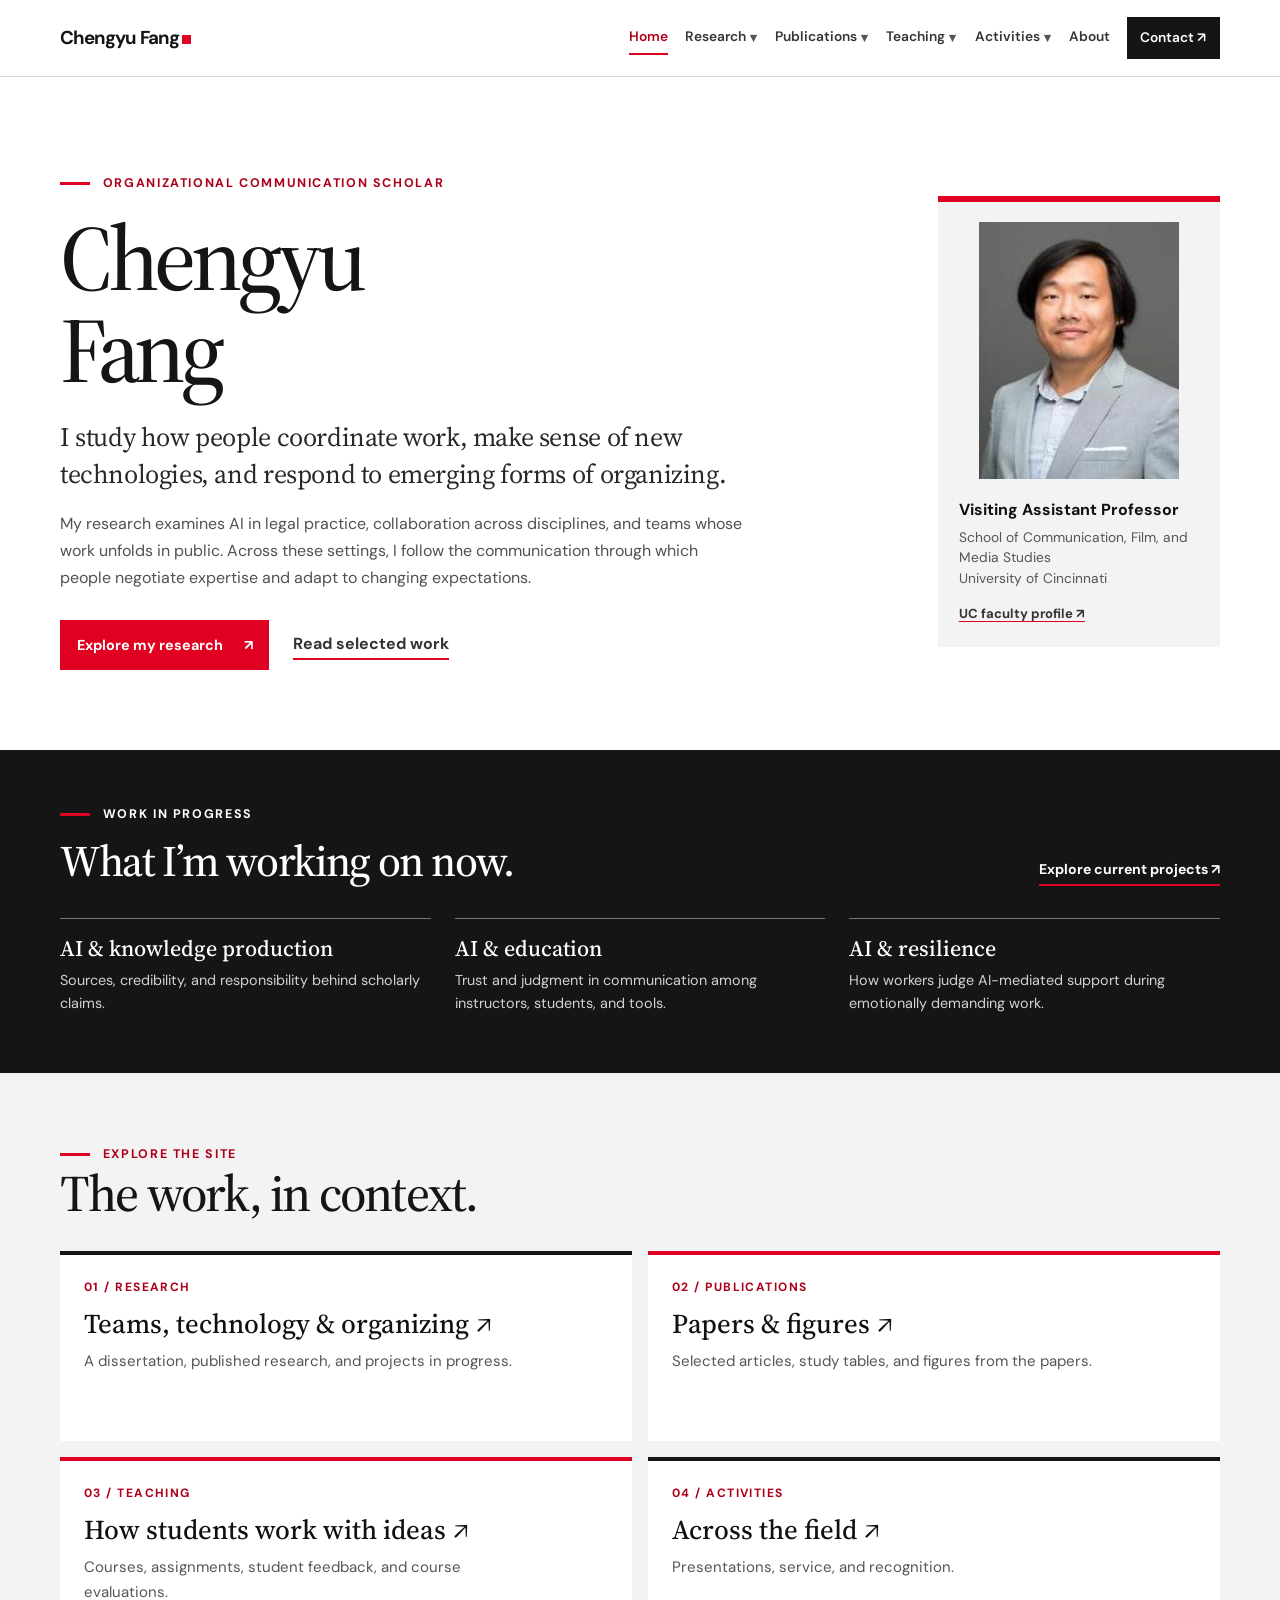
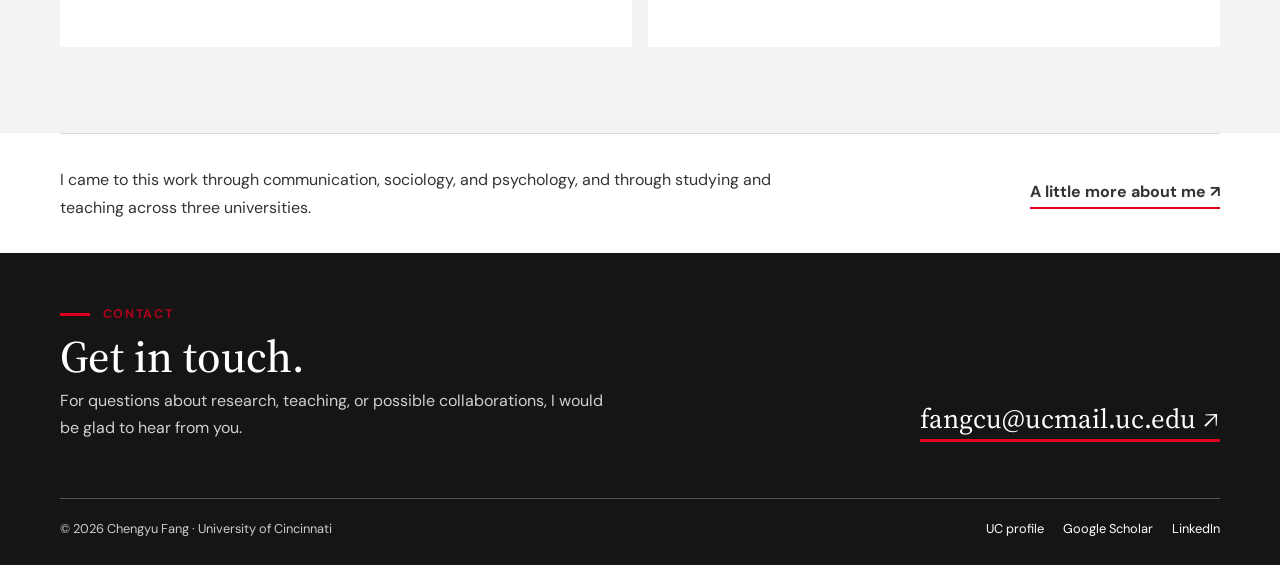
<file: index.html>
<!doctype html>
<html lang="en">
<head>
<meta charset="utf-8">
<meta name="viewport" content="width=device-width, initial-scale=1">
<meta name="theme-color" content="#151515">
<meta name="description" content="Chengyu Fang is an organizational communication scholar and Visiting Assistant Professor at the University of Cincinnati.">
<title>Chengyu Fang | Communication</title>
<link rel="icon" type="image/svg+xml" href="data:image/svg+xml,%3Csvg xmlns='http://www.w3.org/2000/svg' viewBox='0 0 64 64'%3E%3Crect width='64' height='64' rx='10' fill='%23000'/%3E%3Cpath d='M45 17H28c-9 0-14 6-14 15s5 15 14 15h17' fill='none' stroke='%23fff' stroke-width='7'/%3E%3Crect x='47' y='13' width='7' height='38' fill='%23e00122'/%3E%3C/svg%3E">
<link rel="stylesheet" href="/styles.css">
</head>
<body>
<a class="skip" href="#main">Skip to content</a>
<header class="masthead"><div class="wrap nav"><a class="signature" href="/">Chengyu Fang<i aria-hidden="true"></i></a><nav class="nav-links" aria-label="Main navigation"><a href="/" aria-current="page">Home</a><div class="nav-item has-submenu"><a href="/research/">Research</a><button class="nav-toggle" type="button" aria-expanded="false" aria-controls="research-submenu" aria-label="Show Research sections"><span aria-hidden="true">▾</span></button><div class="nav-flyout" id="research-submenu"><a href="/research/#dissertation">Dissertation</a><a href="/research/#current-projects">Current projects</a><a href="/research/#research-strands">Research strands</a><a href="/research/#read-the-work">Further reading</a></div></div><div class="nav-item has-submenu"><a href="/publications/">Publications</a><button class="nav-toggle" type="button" aria-expanded="false" aria-controls="publications-submenu" aria-label="Show Publications sections"><span aria-hidden="true">▾</span></button><div class="nav-flyout" id="publications-submenu"><a href="/publications/#figures">Figures &amp; tables</a><a href="/publications/#selected-papers">Selected papers</a></div></div><div class="nav-item has-submenu"><a href="/teaching/">Teaching</a><button class="nav-toggle" type="button" aria-expanded="false" aria-controls="teaching-submenu" aria-label="Show Teaching sections"><span aria-hidden="true">▾</span></button><div class="nav-flyout" id="teaching-submenu"><a href="/teaching/#approach">Philosophy</a><a href="/teaching/#courses">Current courses</a><a href="/teaching/#evaluations">Course evaluations</a><a href="/teaching/#feedback">Student feedback</a></div></div><div class="nav-item has-submenu"><a href="/activities/">Activities</a><button class="nav-toggle" type="button" aria-expanded="false" aria-controls="activities-submenu" aria-label="Show Activities sections"><span aria-hidden="true">▾</span></button><div class="nav-flyout" id="activities-submenu"><a href="/activities/#associations">Professional associations</a><a href="/activities/#presentations">Presentations</a><a href="/activities/#invited-talks">Invited talks</a><a href="/activities/#service">Service</a><a href="/activities/#recognition">Recognition</a></div></div><a href="/about/">About</a><a class="nav-contact" href="mailto:fangcu@ucmail.uc.edu">Contact ↗</a></nav></div></header>
<main id="main">
<div class="wrap home-hero"><div><div class="eyebrow">Organizational communication scholar</div><h1 class="display">Chengyu<br>Fang</h1><p class="lede">I study how people coordinate work, make sense of new technologies, and respond to emerging forms of organizing.</p><p class="detail">My research examines AI in legal practice, collaboration across disciplines, and teams whose work unfolds in public. Across these settings, I follow the communication through which people negotiate expertise and adapt to changing expectations.</p><div class="hero-links"><a class="button" href="/research/">Explore my research <span aria-hidden="true">↗</span></a><a class="inline-link" href="/publications/">Read selected work</a></div></div><aside class="identity" aria-label="Current affiliation"><img class="portrait" src="/chengyu-fang.jpg" width="180" height="231" alt="Portrait of Chengyu Fang"><strong>Visiting Assistant Professor</strong><span>School of Communication, Film, and Media Studies<br>University of Cincinnati</span><a href="https://researchdirectory.uc.edu/p/fangcu" target="_blank" rel="noopener noreferrer">UC faculty profile ↗</a></aside></div>
<section class="home-current" aria-labelledby="home-current-heading"><div class="wrap"><div class="home-current-top"><div><div class="eyebrow">Work in progress</div><h2 id="home-current-heading">What I’m working on now.</h2></div><a href="/research/#current-projects">Explore current projects ↗</a></div><div class="home-current-grid"><div><h3>AI &amp; knowledge production</h3><p>Sources, credibility, and responsibility behind scholarly claims.</p></div><div><h3>AI &amp; education</h3><p>Trust and judgment in communication among instructors, students, and tools.</p></div><div><h3>AI &amp; resilience</h3><p>How workers judge AI-mediated support during emotionally demanding work.</p></div></div></div></section>
<section class="home-index"><div class="wrap"><div class="eyebrow">Explore the site</div><h2 class="section-title">The work, in context.</h2><div class="index-grid"><a class="index-card" href="/research/"><small>01 / Research</small><strong>Teams, technology &amp; organizing ↗</strong><span>A dissertation, published research, and projects in progress.</span></a><a class="index-card" href="/publications/"><small>02 / Publications</small><strong>Papers &amp; figures ↗</strong><span>Selected articles, study tables, and figures from the papers.</span></a><a class="index-card" href="/teaching/"><small>03 / Teaching</small><strong>How students work with ideas ↗</strong><span>Courses, assignments, student feedback, and course evaluations.</span></a><a class="index-card" href="/activities/"><small>04 / Activities</small><strong>Across the field ↗</strong><span>Presentations, service, and recognition.</span></a></div></div></section>
<div class="wrap home-about"><p>I came to this work through communication, sociology, and psychology, and through studying and teaching across three universities.</p><a class="inline-link" href="/about/">A little more about me ↗</a></div>
</main>
<footer class="footer"><div class="wrap"><div class="footer-top"><div><div class="eyebrow">Contact</div><h2>Get in touch.</h2><p>For questions about research, teaching, or possible collaborations, I would be glad to hear from you.</p></div><a class="footer-email" href="mailto:fangcu@ucmail.uc.edu">fangcu@ucmail.uc.edu ↗</a></div><div class="footer-bottom"><span>© 2026 Chengyu Fang · University of Cincinnati</span><div><a href="https://researchdirectory.uc.edu/p/fangcu" target="_blank" rel="noopener noreferrer">UC profile</a><a href="https://scholar.google.com/citations?hl=en&amp;user=BwOhpjQAAAAJ" target="_blank" rel="noopener noreferrer">Google Scholar</a><a href="https://www.linkedin.com/in/cyfang-cincinnati/" target="_blank" rel="noopener noreferrer">LinkedIn</a></div></div></div></footer>
<script src="/site.js" defer></script>
</body>
</html>
</file>
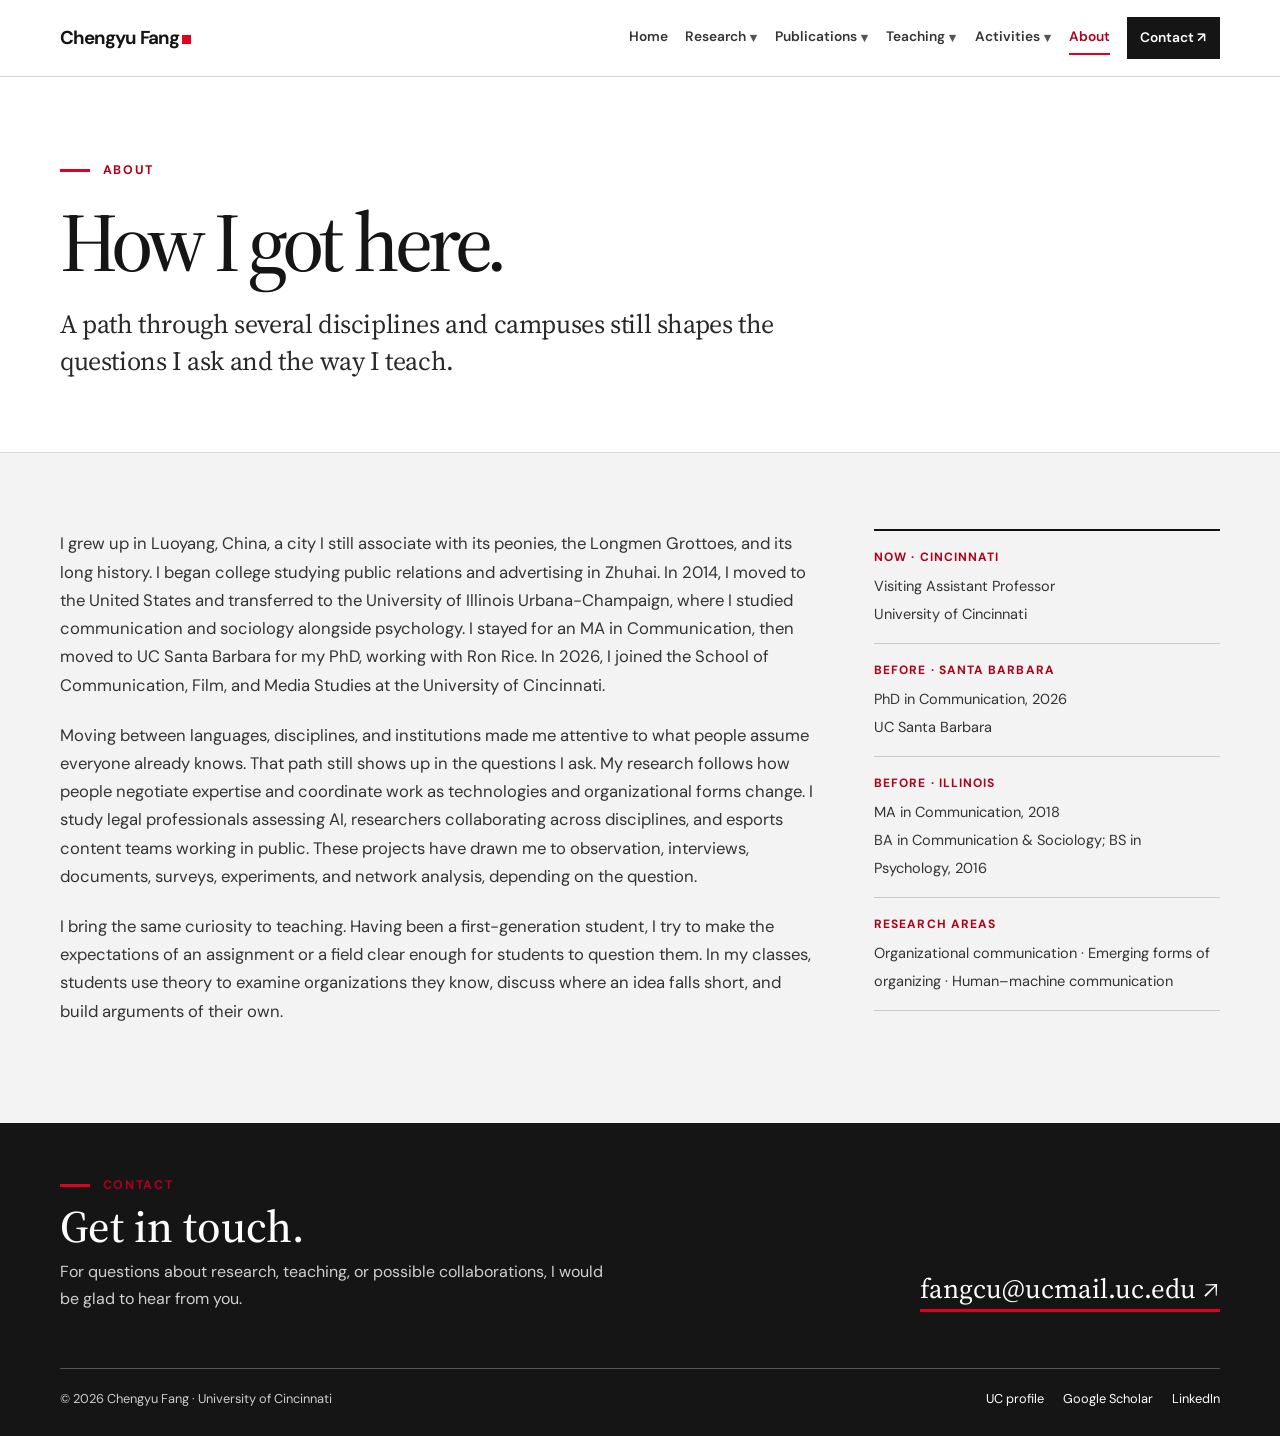
<file: about/index.html>
<!doctype html>
<html lang="en">
<head>
<meta charset="utf-8">
<meta name="viewport" content="width=device-width, initial-scale=1">
<meta name="theme-color" content="#151515">
<meta name="description" content="About Chengyu Fang, his academic path, and his approach to communication research and teaching.">
<title>About | Chengyu Fang</title>
<link rel="icon" type="image/svg+xml" href="data:image/svg+xml,%3Csvg xmlns='http://www.w3.org/2000/svg' viewBox='0 0 64 64'%3E%3Crect width='64' height='64' rx='10' fill='%23000'/%3E%3Cpath d='M45 17H28c-9 0-14 6-14 15s5 15 14 15h17' fill='none' stroke='%23fff' stroke-width='7'/%3E%3Crect x='47' y='13' width='7' height='38' fill='%23e00122'/%3E%3C/svg%3E">
<link rel="stylesheet" href="/styles.css">
</head>
<body>
<a class="skip" href="#main">Skip to content</a>
<header class="masthead"><div class="wrap nav"><a class="signature" href="/">Chengyu Fang<i aria-hidden="true"></i></a><nav class="nav-links" aria-label="Main navigation"><a href="/">Home</a><div class="nav-item has-submenu"><a href="/research/">Research</a><button class="nav-toggle" type="button" aria-expanded="false" aria-controls="research-submenu" aria-label="Show Research sections"><span aria-hidden="true">▾</span></button><div class="nav-flyout" id="research-submenu"><a href="/research/#dissertation">Dissertation</a><a href="/research/#current-projects">Current projects</a><a href="/research/#research-strands">Research strands</a><a href="/research/#read-the-work">Further reading</a></div></div><div class="nav-item has-submenu"><a href="/publications/">Publications</a><button class="nav-toggle" type="button" aria-expanded="false" aria-controls="publications-submenu" aria-label="Show Publications sections"><span aria-hidden="true">▾</span></button><div class="nav-flyout" id="publications-submenu"><a href="/publications/#figures">Figures &amp; tables</a><a href="/publications/#selected-papers">Selected papers</a></div></div><div class="nav-item has-submenu"><a href="/teaching/">Teaching</a><button class="nav-toggle" type="button" aria-expanded="false" aria-controls="teaching-submenu" aria-label="Show Teaching sections"><span aria-hidden="true">▾</span></button><div class="nav-flyout" id="teaching-submenu"><a href="/teaching/#approach">Philosophy</a><a href="/teaching/#courses">Current courses</a><a href="/teaching/#evaluations">Course evaluations</a><a href="/teaching/#feedback">Student feedback</a></div></div><div class="nav-item has-submenu"><a href="/activities/">Activities</a><button class="nav-toggle" type="button" aria-expanded="false" aria-controls="activities-submenu" aria-label="Show Activities sections"><span aria-hidden="true">▾</span></button><div class="nav-flyout" id="activities-submenu"><a href="/activities/#associations">Professional associations</a><a href="/activities/#presentations">Presentations</a><a href="/activities/#invited-talks">Invited talks</a><a href="/activities/#service">Service</a><a href="/activities/#recognition">Recognition</a></div></div><a href="/about/" aria-current="page">About</a><a class="nav-contact" href="mailto:fangcu@ucmail.uc.edu">Contact ↗</a></nav></div></header>
<main id="main">
<header class="page-intro"><div class="wrap"><div class="eyebrow">About</div><h1 class="display">How I got here.</h1><p class="lede">A path through several disciplines and campuses still shapes the questions I ask and the way I teach.</p></div></header>
<section class="section wash"><div class="wrap about-grid"><div class="about-copy"><p>I grew up in Luoyang, China, a city I still associate with its peonies, the Longmen Grottoes, and its long history. I began college studying public relations and advertising in Zhuhai. In 2014, I moved to the United States and transferred to the University of Illinois Urbana-Champaign, where I studied communication and sociology alongside psychology. I stayed for an MA in Communication, then moved to UC Santa Barbara for my PhD, working with Ron Rice. In 2026, I joined the School of Communication, Film, and Media Studies at the University of Cincinnati.</p><p>Moving between languages, disciplines, and institutions made me attentive to what people assume everyone already knows. That path still shows up in the questions I ask. My research follows how people negotiate expertise and coordinate work as technologies and organizational forms change. I study legal professionals assessing AI, researchers collaborating across disciplines, and esports content teams working in public. These projects have drawn me to observation, interviews, documents, surveys, experiments, and network analysis, depending on the question.</p><p>I bring the same curiosity to teaching. Having been a first-generation student, I try to make the expectations of an assignment or a field clear enough for students to question them. In my classes, students use theory to examine organizations they know, discuss where an idea falls short, and build arguments of their own.</p></div><aside class="fact-list" aria-label="Background"><div class="fact"><b>Now · Cincinnati</b><span>Visiting Assistant Professor<br>University of Cincinnati</span></div><div class="fact"><b>Before · Santa Barbara</b><span>PhD in Communication, 2026<br>UC Santa Barbara</span></div><div class="fact"><b>Before · Illinois</b><span>MA in Communication, 2018<br>BA in Communication &amp; Sociology; BS in Psychology, 2016</span></div><div class="fact"><b>Research areas</b><span>Organizational communication · Emerging forms of organizing · Human–machine communication</span></div></aside></div></section>
</main>
<footer class="footer"><div class="wrap"><div class="footer-top"><div><div class="eyebrow">Contact</div><h2>Get in touch.</h2><p>For questions about research, teaching, or possible collaborations, I would be glad to hear from you.</p></div><a class="footer-email" href="mailto:fangcu@ucmail.uc.edu">fangcu@ucmail.uc.edu ↗</a></div><div class="footer-bottom"><span>© 2026 Chengyu Fang · University of Cincinnati</span><div><a href="https://researchdirectory.uc.edu/p/fangcu" target="_blank" rel="noopener noreferrer">UC profile</a><a href="https://scholar.google.com/citations?hl=en&amp;user=BwOhpjQAAAAJ" target="_blank" rel="noopener noreferrer">Google Scholar</a><a href="https://www.linkedin.com/in/cyfang-cincinnati/" target="_blank" rel="noopener noreferrer">LinkedIn</a></div></div></div></footer>
<script src="/site.js" defer></script>
</body>
</html>
</file>
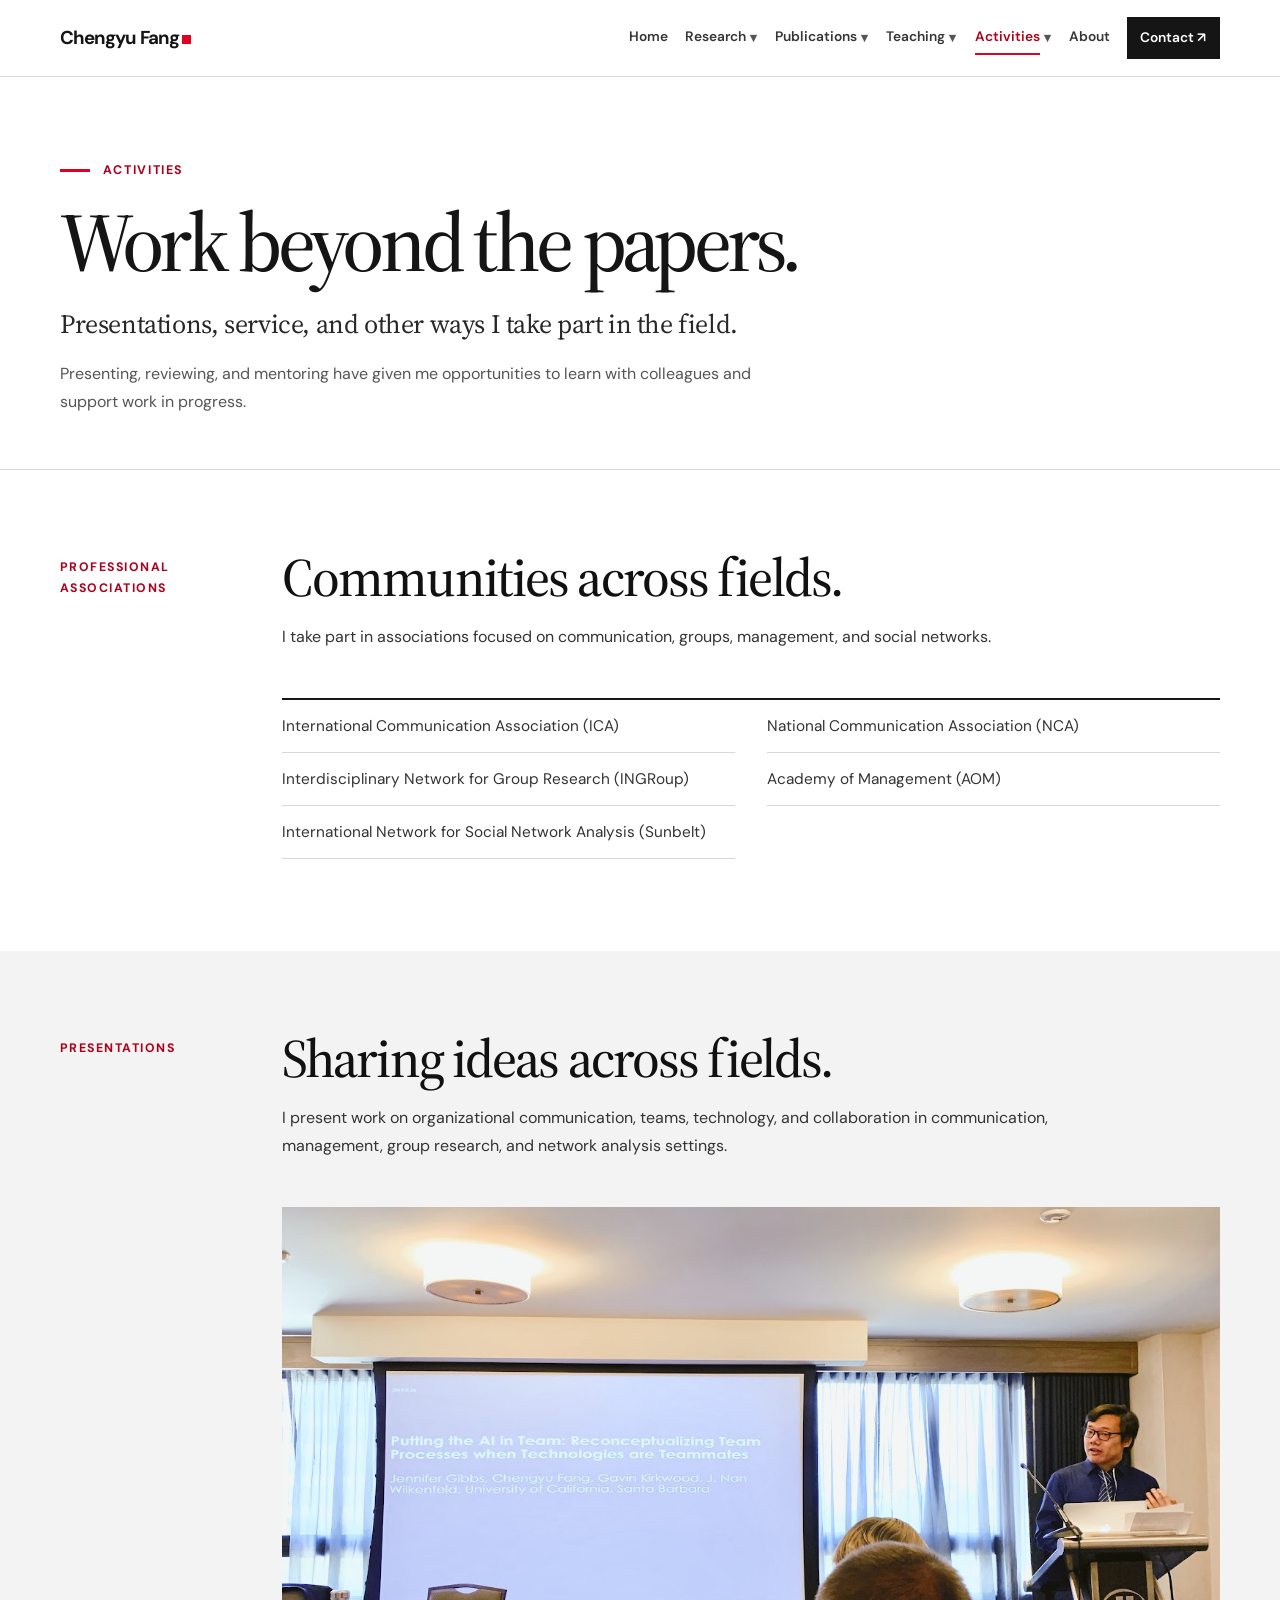
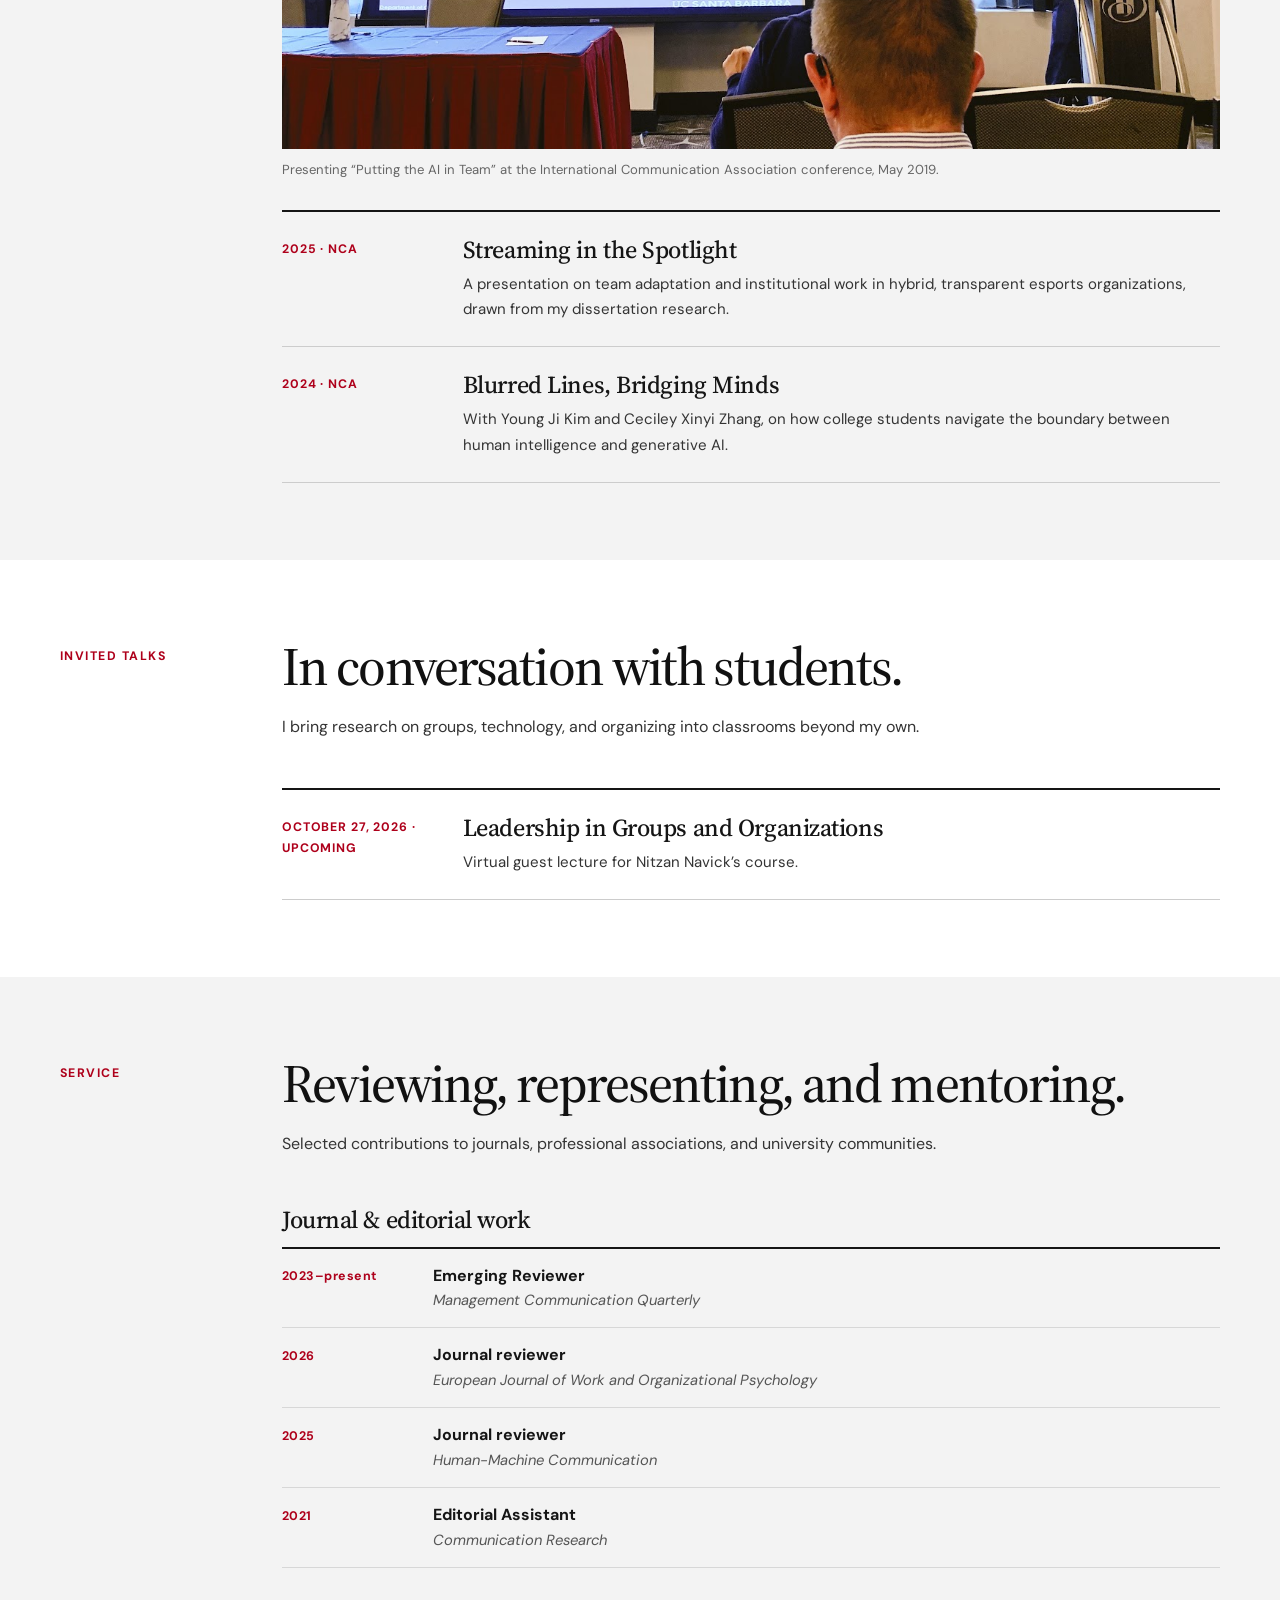
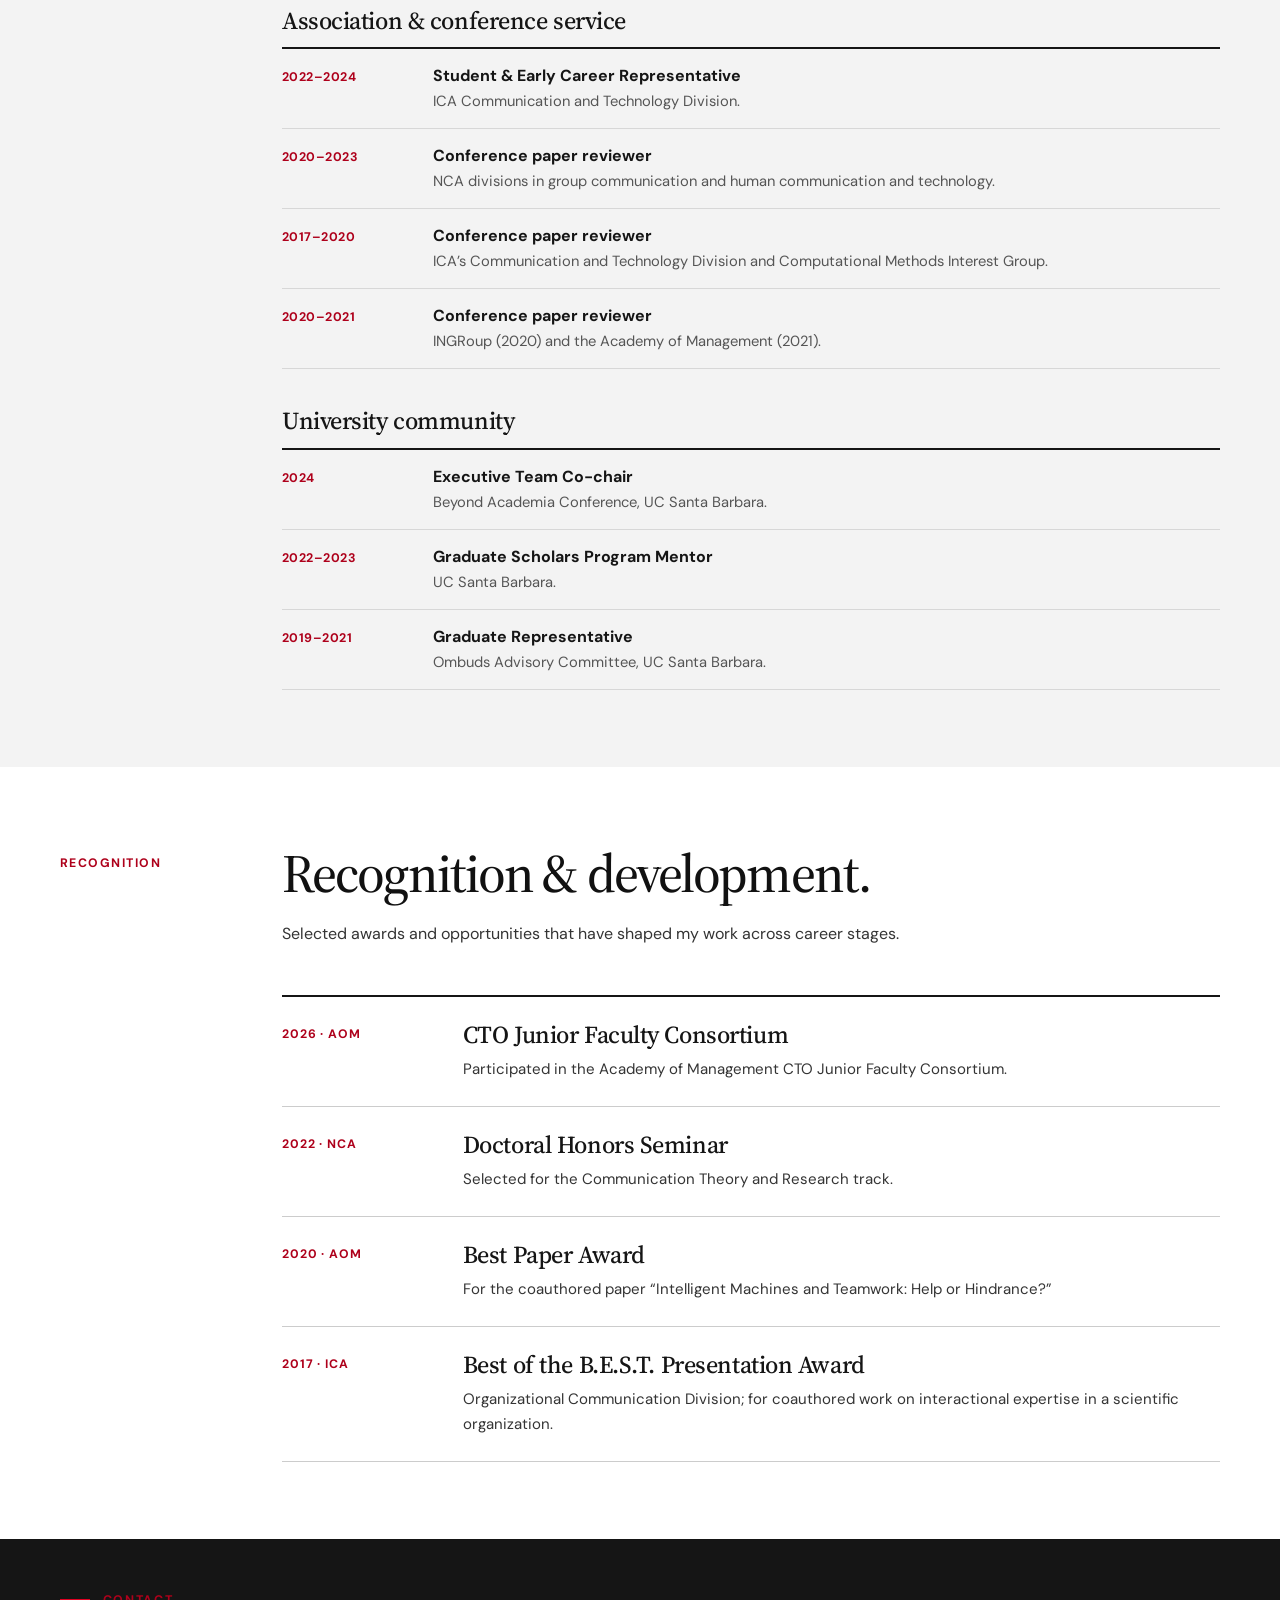
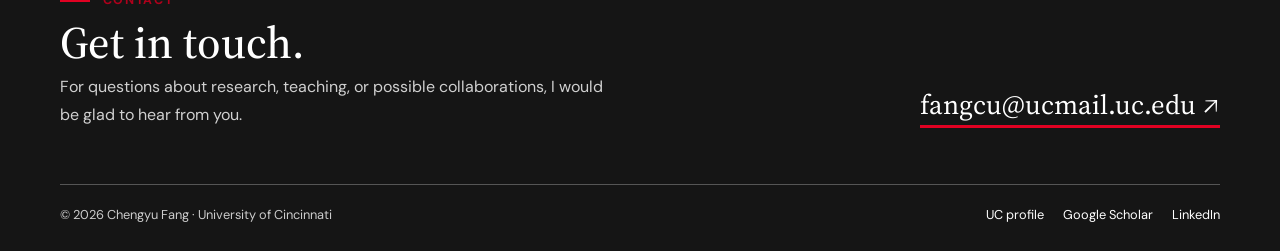
<file: activities/index.html>
<!doctype html>
<html lang="en">
<head>
<meta charset="utf-8">
<meta name="viewport" content="width=device-width, initial-scale=1">
<meta name="theme-color" content="#151515">
<meta name="description" content="Presentations, academic service, and recognition for Chengyu Fang.">
<title>Activities | Chengyu Fang</title>
<link rel="icon" type="image/svg+xml" href="data:image/svg+xml,%3Csvg xmlns='http://www.w3.org/2000/svg' viewBox='0 0 64 64'%3E%3Crect width='64' height='64' rx='10' fill='%23000'/%3E%3Cpath d='M45 17H28c-9 0-14 6-14 15s5 15 14 15h17' fill='none' stroke='%23fff' stroke-width='7'/%3E%3Crect x='47' y='13' width='7' height='38' fill='%23e00122'/%3E%3C/svg%3E">
<link rel="stylesheet" href="/styles.css">
</head>
<body>
<a class="skip" href="#main">Skip to content</a>
<header class="masthead"><div class="wrap nav"><a class="signature" href="/">Chengyu Fang<i aria-hidden="true"></i></a><nav class="nav-links" aria-label="Main navigation"><a href="/">Home</a><div class="nav-item has-submenu"><a href="/research/">Research</a><button class="nav-toggle" type="button" aria-expanded="false" aria-controls="research-submenu" aria-label="Show Research sections"><span aria-hidden="true">▾</span></button><div class="nav-flyout" id="research-submenu"><a href="/research/#dissertation">Dissertation</a><a href="/research/#current-projects">Current projects</a><a href="/research/#research-strands">Research strands</a><a href="/research/#read-the-work">Further reading</a></div></div><div class="nav-item has-submenu"><a href="/publications/">Publications</a><button class="nav-toggle" type="button" aria-expanded="false" aria-controls="publications-submenu" aria-label="Show Publications sections"><span aria-hidden="true">▾</span></button><div class="nav-flyout" id="publications-submenu"><a href="/publications/#figures">Figures &amp; tables</a><a href="/publications/#selected-papers">Selected papers</a></div></div><div class="nav-item has-submenu"><a href="/teaching/">Teaching</a><button class="nav-toggle" type="button" aria-expanded="false" aria-controls="teaching-submenu" aria-label="Show Teaching sections"><span aria-hidden="true">▾</span></button><div class="nav-flyout" id="teaching-submenu"><a href="/teaching/#approach">Philosophy</a><a href="/teaching/#courses">Current courses</a><a href="/teaching/#evaluations">Course evaluations</a><a href="/teaching/#feedback">Student feedback</a></div></div><div class="nav-item has-submenu"><a href="/activities/" aria-current="page">Activities</a><button class="nav-toggle" type="button" aria-expanded="false" aria-controls="activities-submenu" aria-label="Show Activities sections"><span aria-hidden="true">▾</span></button><div class="nav-flyout" id="activities-submenu"><a href="/activities/#associations">Professional associations</a><a href="/activities/#presentations">Presentations</a><a href="/activities/#invited-talks">Invited talks</a><a href="/activities/#service">Service</a><a href="/activities/#recognition">Recognition</a></div></div><a href="/about/">About</a><a class="nav-contact" href="mailto:fangcu@ucmail.uc.edu">Contact ↗</a></nav></div></header>
<main id="main">
<header class="page-intro"><div class="wrap"><div class="eyebrow">Activities</div><h1 class="display">Work beyond the papers.</h1><p class="lede">Presentations, service, and other ways I take part in the field.</p><p class="detail">Presenting, reviewing, and mentoring have given me opportunities to learn with colleagues and support work in progress.</p></div></header>

<section class="section" id="associations"><div class="wrap"><div class="split-head"><div class="section-label">Professional associations</div><div><h2>Communities across fields.</h2><p>I take part in associations focused on communication, groups, management, and social networks.</p></div></div><ul class="split-body association-list"><li>International Communication Association (ICA)</li><li>National Communication Association (NCA)</li><li>Interdisciplinary Network for Group Research (INGRoup)</li><li>Academy of Management (AOM)</li><li>International Network for Social Network Analysis (Sunbelt)</li></ul></div></section>
<section class="section wash" id="presentations"><div class="wrap"><div class="split-head"><div class="section-label">Presentations</div><div><h2>Sharing ideas across fields.</h2><p>I present work on organizational communication, teams, technology, and collaboration in communication, management, group research, and network analysis settings.</p></div></div><div class="split-body"><figure class="archive-photo"><img src="/assets/chengyu-speaking-2019.jpg" width="1280" height="740" loading="lazy" alt="Chengyu Fang speaking beside a slide titled Putting the AI in Team at a 2019 research presentation"><figcaption>Presenting “Putting the AI in Team” at the International Communication Association conference, May 2019.</figcaption></figure><div class="presentation-list"><article class="presentation"><span class="date">2025 · NCA</span><div><h3>Streaming in the Spotlight</h3><p>A presentation on team adaptation and institutional work in hybrid, transparent esports organizations, drawn from my dissertation research.</p></div></article><article class="presentation"><span class="date">2024 · NCA</span><div><h3>Blurred Lines, Bridging Minds</h3><p>With Young Ji Kim and Ceciley Xinyi Zhang, on how college students navigate the boundary between human intelligence and generative AI.</p></div></article></div></div></div></section>
<section class="section" id="invited-talks"><div class="wrap"><div class="split-head"><div class="section-label">Invited talks</div><div><h2>In conversation with students.</h2><p>I bring research on groups, technology, and organizing into classrooms beyond my own.</p></div></div><div class="split-body presentation-list"><article class="presentation"><span class="date">October 27, 2026 · upcoming</span><div><h3>Leadership in Groups and Organizations</h3><p>Virtual guest lecture for Nitzan Navick’s course.</p></div></article></div></div></section>
<section class="section wash" id="service"><div class="wrap"><div class="split-head"><div class="section-label">Service</div><div><h2>Reviewing, representing, and mentoring.</h2><p>Selected contributions to journals, professional associations, and university communities.</p></div></div><div class="split-body">
<div class="service-group"><h3>Journal &amp; editorial work</h3><div class="service-entries">
<article class="service-entry"><span class="service-year">2023–present</span><div><h4>Emerging Reviewer</h4><p><em>Management Communication Quarterly</em></p></div></article>
<article class="service-entry"><span class="service-year">2026</span><div><h4>Journal reviewer</h4><p><em>European Journal of Work and Organizational Psychology</em></p></div></article>
<article class="service-entry"><span class="service-year">2025</span><div><h4>Journal reviewer</h4><p><em>Human-Machine Communication</em></p></div></article>
<article class="service-entry"><span class="service-year">2021</span><div><h4>Editorial Assistant</h4><p><em>Communication Research</em></p></div></article>
</div></div>
<div class="service-group"><h3>Association &amp; conference service</h3><div class="service-entries">
<article class="service-entry"><span class="service-year">2022–2024</span><div><h4>Student &amp; Early Career Representative</h4><p>ICA Communication and Technology Division.</p></div></article>
<article class="service-entry"><span class="service-year">2020–2023</span><div><h4>Conference paper reviewer</h4><p>NCA divisions in group communication and human communication and technology.</p></div></article>
<article class="service-entry"><span class="service-year">2017–2020</span><div><h4>Conference paper reviewer</h4><p>ICA’s Communication and Technology Division and Computational Methods Interest Group.</p></div></article>
<article class="service-entry"><span class="service-year">2020–2021</span><div><h4>Conference paper reviewer</h4><p>INGRoup (2020) and the Academy of Management (2021).</p></div></article>
</div></div>
<div class="service-group"><h3>University community</h3><div class="service-entries">
<article class="service-entry"><span class="service-year">2024</span><div><h4>Executive Team Co-chair</h4><p>Beyond Academia Conference, UC Santa Barbara.</p></div></article>
<article class="service-entry"><span class="service-year">2022–2023</span><div><h4>Graduate Scholars Program Mentor</h4><p>UC Santa Barbara.</p></div></article>
<article class="service-entry"><span class="service-year">2019–2021</span><div><h4>Graduate Representative</h4><p>Ombuds Advisory Committee, UC Santa Barbara.</p></div></article>
</div></div></div></div></section>
<section class="section" id="recognition"><div class="wrap"><div class="split-head"><div class="section-label">Recognition</div><div><h2>Recognition &amp; development.</h2><p>Selected awards and opportunities that have shaped my work across career stages.</p></div></div><div class="split-body presentation-list"><article class="presentation"><span class="date">2026 · AOM</span><div><h3>CTO Junior Faculty Consortium</h3><p>Participated in the Academy of Management CTO Junior Faculty Consortium.</p></div></article><article class="presentation"><span class="date">2022 · NCA</span><div><h3>Doctoral Honors Seminar</h3><p>Selected for the Communication Theory and Research track.</p></div></article><article class="presentation"><span class="date">2020 · AOM</span><div><h3>Best Paper Award</h3><p>For the coauthored paper “Intelligent Machines and Teamwork: Help or Hindrance?”</p></div></article><article class="presentation"><span class="date">2017 · ICA</span><div><h3>Best of the B.E.S.T. Presentation Award</h3><p>Organizational Communication Division; for coauthored work on interactional expertise in a scientific organization.</p></div></article></div></div></section>
</main>
<footer class="footer"><div class="wrap"><div class="footer-top"><div><div class="eyebrow">Contact</div><h2>Get in touch.</h2><p>For questions about research, teaching, or possible collaborations, I would be glad to hear from you.</p></div><a class="footer-email" href="mailto:fangcu@ucmail.uc.edu">fangcu@ucmail.uc.edu ↗</a></div><div class="footer-bottom"><span>© 2026 Chengyu Fang · University of Cincinnati</span><div><a href="https://researchdirectory.uc.edu/p/fangcu" target="_blank" rel="noopener noreferrer">UC profile</a><a href="https://scholar.google.com/citations?hl=en&amp;user=BwOhpjQAAAAJ" target="_blank" rel="noopener noreferrer">Google Scholar</a><a href="https://www.linkedin.com/in/cyfang-cincinnati/" target="_blank" rel="noopener noreferrer">LinkedIn</a></div></div></div></footer>
<script src="/site.js" defer></script>
</body>
</html>
</file>
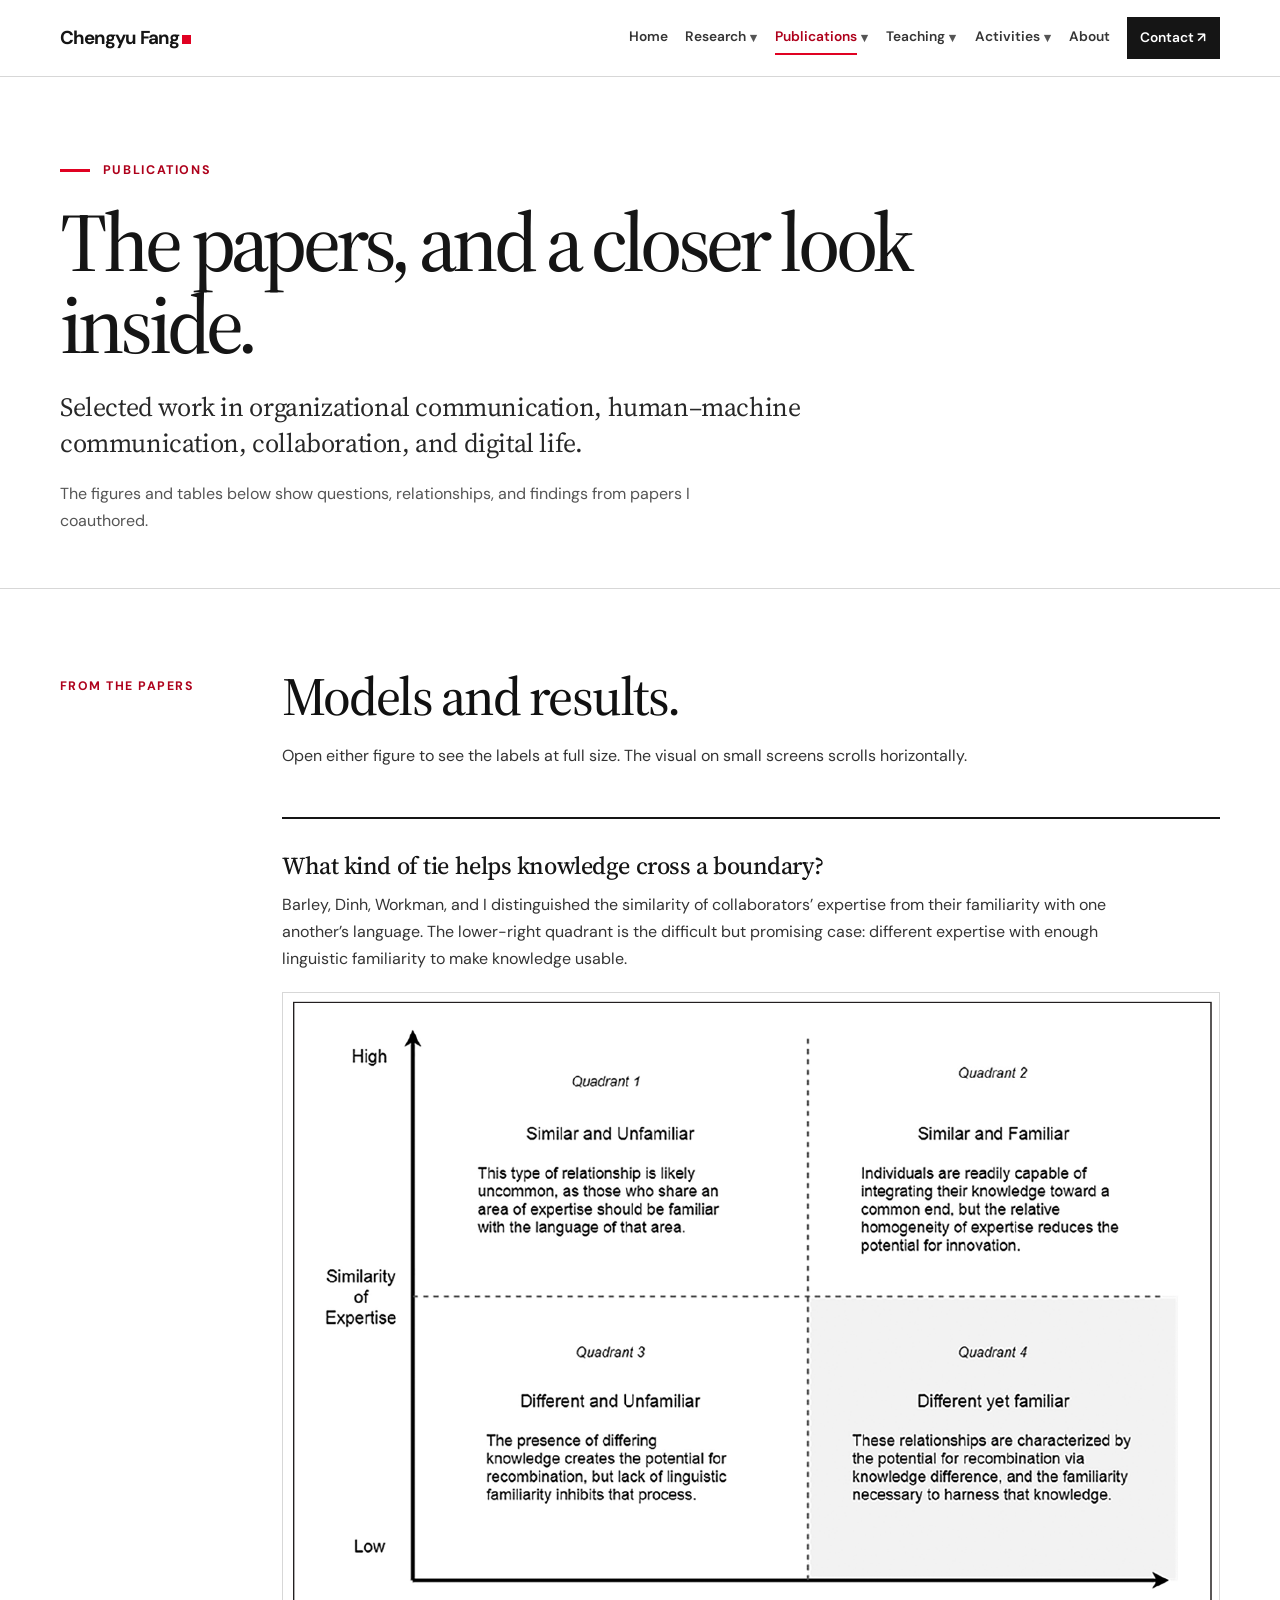
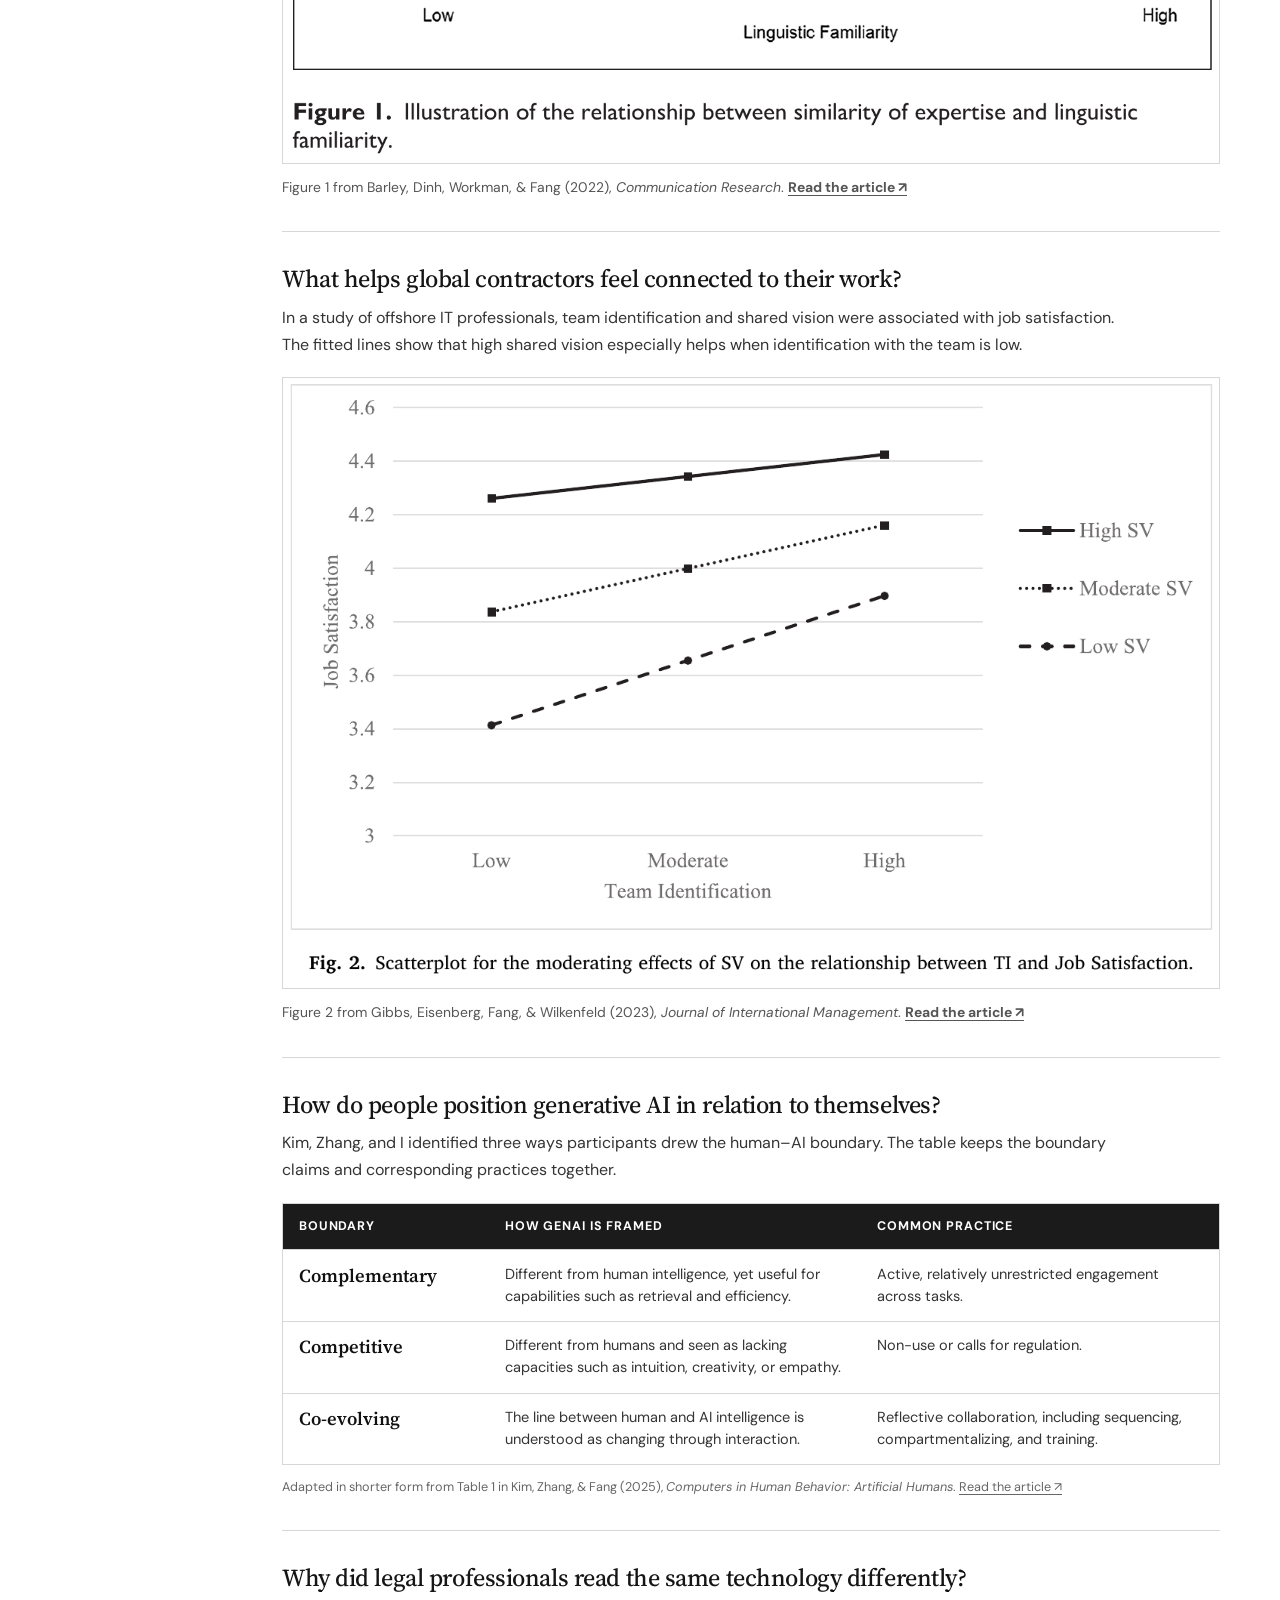
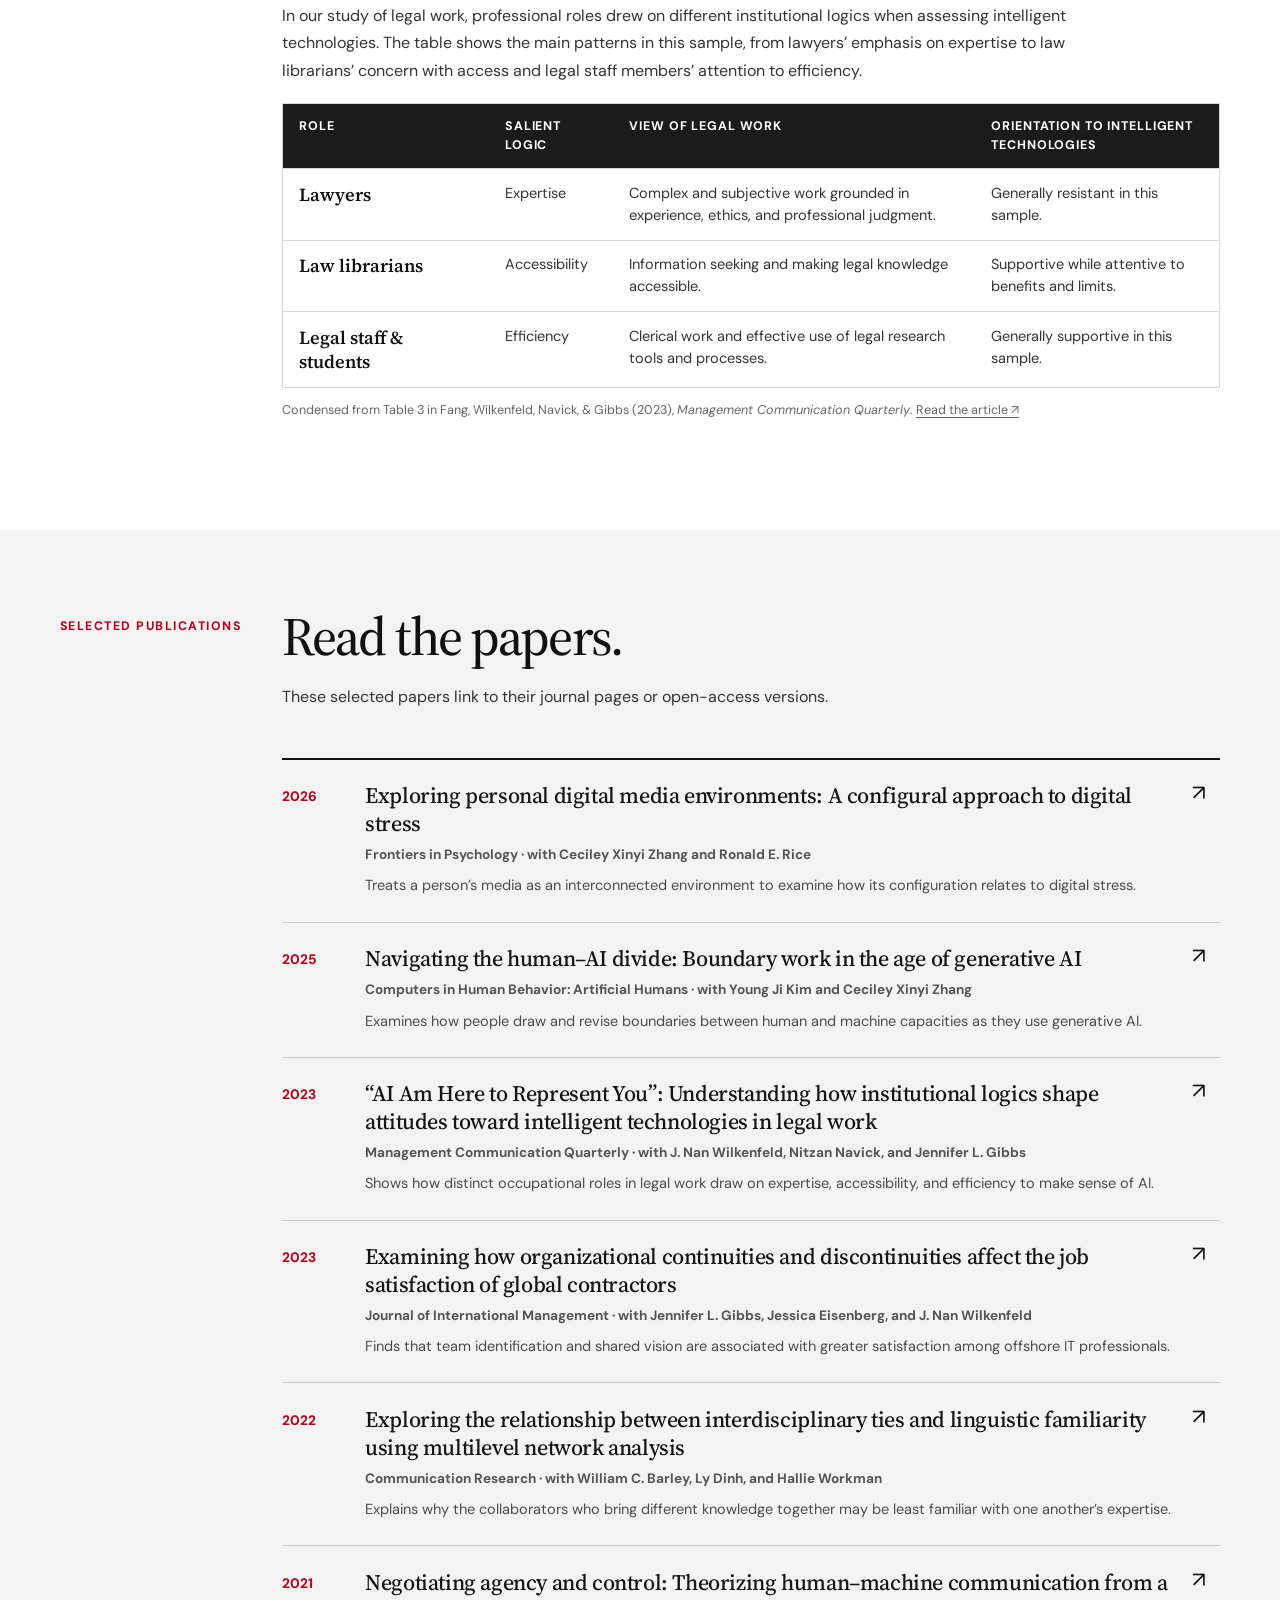
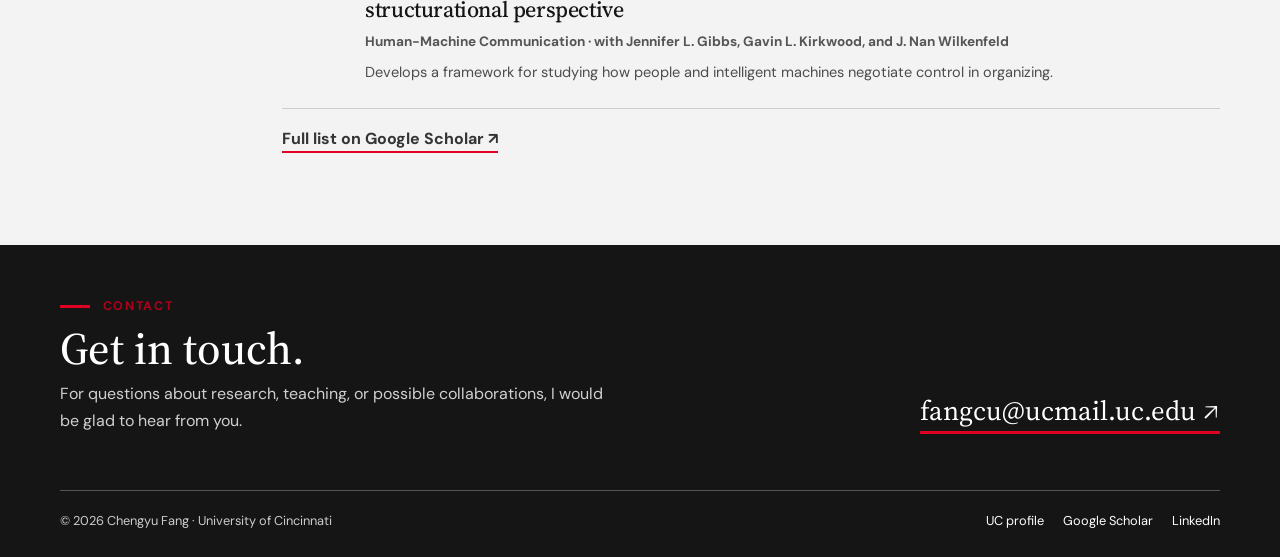
<file: publications/index.html>
<!doctype html>
<html lang="en">
<head>
<meta charset="utf-8">
<meta name="viewport" content="width=device-width, initial-scale=1">
<meta name="theme-color" content="#151515">
<meta name="description" content="Selected publications and figures from Chengyu Fang’s research.">
<title>Publications | Chengyu Fang</title>
<link rel="icon" type="image/svg+xml" href="data:image/svg+xml,%3Csvg xmlns='http://www.w3.org/2000/svg' viewBox='0 0 64 64'%3E%3Crect width='64' height='64' rx='10' fill='%23000'/%3E%3Cpath d='M45 17H28c-9 0-14 6-14 15s5 15 14 15h17' fill='none' stroke='%23fff' stroke-width='7'/%3E%3Crect x='47' y='13' width='7' height='38' fill='%23e00122'/%3E%3C/svg%3E">
<link rel="stylesheet" href="/styles.css">
</head>
<body>
<a class="skip" href="#main">Skip to content</a>
<header class="masthead"><div class="wrap nav"><a class="signature" href="/">Chengyu Fang<i aria-hidden="true"></i></a><nav class="nav-links" aria-label="Main navigation"><a href="/">Home</a><div class="nav-item has-submenu"><a href="/research/">Research</a><button class="nav-toggle" type="button" aria-expanded="false" aria-controls="research-submenu" aria-label="Show Research sections"><span aria-hidden="true">▾</span></button><div class="nav-flyout" id="research-submenu"><a href="/research/#dissertation">Dissertation</a><a href="/research/#current-projects">Current projects</a><a href="/research/#research-strands">Research strands</a><a href="/research/#read-the-work">Further reading</a></div></div><div class="nav-item has-submenu"><a href="/publications/" aria-current="page">Publications</a><button class="nav-toggle" type="button" aria-expanded="false" aria-controls="publications-submenu" aria-label="Show Publications sections"><span aria-hidden="true">▾</span></button><div class="nav-flyout" id="publications-submenu"><a href="/publications/#figures">Figures &amp; tables</a><a href="/publications/#selected-papers">Selected papers</a></div></div><div class="nav-item has-submenu"><a href="/teaching/">Teaching</a><button class="nav-toggle" type="button" aria-expanded="false" aria-controls="teaching-submenu" aria-label="Show Teaching sections"><span aria-hidden="true">▾</span></button><div class="nav-flyout" id="teaching-submenu"><a href="/teaching/#approach">Philosophy</a><a href="/teaching/#courses">Current courses</a><a href="/teaching/#evaluations">Course evaluations</a><a href="/teaching/#feedback">Student feedback</a></div></div><div class="nav-item has-submenu"><a href="/activities/">Activities</a><button class="nav-toggle" type="button" aria-expanded="false" aria-controls="activities-submenu" aria-label="Show Activities sections"><span aria-hidden="true">▾</span></button><div class="nav-flyout" id="activities-submenu"><a href="/activities/#associations">Professional associations</a><a href="/activities/#presentations">Presentations</a><a href="/activities/#invited-talks">Invited talks</a><a href="/activities/#service">Service</a><a href="/activities/#recognition">Recognition</a></div></div><a href="/about/">About</a><a class="nav-contact" href="mailto:fangcu@ucmail.uc.edu">Contact ↗</a></nav></div></header>
<main id="main">
<header class="page-intro"><div class="wrap"><div class="eyebrow">Publications</div><h1 class="display">The papers, and a closer look inside.</h1><p class="lede">Selected work in organizational communication, human–machine communication, collaboration, and digital life.</p><p class="detail">The figures and tables below show questions, relationships, and findings from papers I coauthored.</p></div></header>

<section class="section" id="figures"><div class="wrap"><div class="split-head"><div class="section-label">From the papers</div><div><h2>Models and results.</h2><p>Open either figure to see the labels at full size. The visual on small screens scrolls horizontally.</p></div></div><div class="split-body"><article class="figure-study"><h3>What kind of tie helps knowledge cross a boundary?</h3><p class="study-intro">Barley, Dinh, Workman, and I distinguished the similarity of collaborators’ expertise from their familiarity with one another’s language. The lower-right quadrant is the difficult but promising case: different expertise with enough linguistic familiarity to make knowledge usable.</p><figure><div class="figure-frame"><a href="/assets/expertise-linguistic-familiarity.png" target="_blank" rel="noopener noreferrer"><img src="/assets/expertise-linguistic-familiarity.png" width="1398" height="1150" loading="lazy" alt="Four-quadrant figure with similarity of expertise on the vertical axis and linguistic familiarity on the horizontal axis. The lower-right quadrant is different expertise with high linguistic familiarity."></a></div><figcaption>Figure 1 from Barley, Dinh, Workman, &amp; Fang (2022), <em>Communication Research</em>. <a href="https://journals.sagepub.com/doi/10.1177/0093650220926001" target="_blank" rel="noopener noreferrer">Read the article ↗</a></figcaption></figure></article><article class="figure-study"><h3>What helps global contractors feel connected to their work?</h3><p class="study-intro">In a study of offshore IT professionals, team identification and shared vision were associated with job satisfaction. The fitted lines show that high shared vision especially helps when identification with the team is low.</p><figure><div class="figure-frame"><a href="/assets/team-identification-shared-vision.png" target="_blank" rel="noopener noreferrer"><img src="/assets/team-identification-shared-vision.png" width="1240" height="808" loading="lazy" alt="Line plot of job satisfaction by low, moderate, and high team identification, shown separately for low, moderate, and high shared vision. High shared vision has the highest job satisfaction across identification levels."></a></div><figcaption>Figure 2 from Gibbs, Eisenberg, Fang, &amp; Wilkenfeld (2023), <em>Journal of International Management</em>. <a href="https://www.sciencedirect.com/science/article/pii/S1075425323000431" target="_blank" rel="noopener noreferrer">Read the article ↗</a></figcaption></figure></article><article class="figure-study"><h3>How do people position generative AI in relation to themselves?</h3><p class="study-intro">Kim, Zhang, and I identified three ways participants drew the human–AI boundary. The table keeps the boundary claims and corresponding practices together.</p><div class="table-scroll"><table class="boundary-table"><thead><tr><th scope="col">Boundary</th><th scope="col">How GenAI is framed</th><th scope="col">Common practice</th></tr></thead><tbody><tr><th scope="row">Complementary</th><td>Different from human intelligence, yet useful for capabilities such as retrieval and efficiency.</td><td>Active, relatively unrestricted engagement across tasks.</td></tr><tr><th scope="row">Competitive</th><td>Different from humans and seen as lacking capacities such as intuition, creativity, or empathy.</td><td>Non-use or calls for regulation.</td></tr><tr><th scope="row">Co-evolving</th><td>The line between human and AI intelligence is understood as changing through interaction.</td><td>Reflective collaboration, including sequencing, compartmentalizing, and training.</td></tr></tbody></table></div><p class="source-note">Adapted in shorter form from Table 1 in Kim, Zhang, &amp; Fang (2025), <em>Computers in Human Behavior: Artificial Humans</em>. <a href="https://www.sciencedirect.com/science/article/pii/S2949882125000982" target="_blank" rel="noopener noreferrer">Read the article ↗</a></p></article><article class="figure-study"><h3>Why did legal professionals read the same technology differently?</h3><p class="study-intro">In our study of legal work, professional roles drew on different institutional logics when assessing intelligent technologies. The table shows the main patterns in this sample, from lawyers’ emphasis on expertise to law librarians’ concern with access and legal staff members’ attention to efficiency.</p><div class="table-scroll"><table class="boundary-table"><thead><tr><th scope="col">Role</th><th scope="col">Salient logic</th><th scope="col">View of legal work</th><th scope="col">Orientation to intelligent technologies</th></tr></thead><tbody><tr><th scope="row">Lawyers</th><td>Expertise</td><td>Complex and subjective work grounded in experience, ethics, and professional judgment.</td><td>Generally resistant in this sample.</td></tr><tr><th scope="row">Law librarians</th><td>Accessibility</td><td>Information seeking and making legal knowledge accessible.</td><td>Supportive while attentive to benefits and limits.</td></tr><tr><th scope="row">Legal staff &amp; students</th><td>Efficiency</td><td>Clerical work and effective use of legal research tools and processes.</td><td>Generally supportive in this sample.</td></tr></tbody></table></div><p class="source-note">Condensed from Table 3 in Fang, Wilkenfeld, Navick, &amp; Gibbs (2023), <em>Management Communication Quarterly</em>. <a href="https://journals.sagepub.com/doi/10.1177/08933189231158282" target="_blank" rel="noopener noreferrer">Read the article ↗</a></p></article></div></div></section>
<section class="section wash" id="selected-papers"><div class="wrap"><div class="split-head"><div class="section-label">Selected publications</div><div><h2>Read the papers.</h2><p>These selected papers link to their journal pages or open-access versions.</p></div></div><div class="split-body pub-list"><article class="pub"><span class="pub-year">2026</span><div><h3>Exploring personal digital media environments: A configural approach to digital stress</h3><p class="journal">Frontiers in Psychology · with Ceciley Xinyi Zhang and Ronald E. Rice</p><p class="takeaway">Treats a person’s media as an interconnected environment to examine how its configuration relates to digital stress.</p></div><a href="https://www.frontiersin.org/journals/psychology/articles/10.3389/fpsyg.2026.1867928/full" target="_blank" rel="noopener noreferrer" aria-label="Read Exploring personal digital media environments">↗</a></article><article class="pub"><span class="pub-year">2025</span><div><h3>Navigating the human–AI divide: Boundary work in the age of generative AI</h3><p class="journal">Computers in Human Behavior: Artificial Humans · with Young Ji Kim and Ceciley Xinyi Zhang</p><p class="takeaway">Examines how people draw and revise boundaries between human and machine capacities as they use generative AI.</p></div><a href="https://www.sciencedirect.com/science/article/pii/S2949882125000982" target="_blank" rel="noopener noreferrer" aria-label="Read Navigating the human-AI divide">↗</a></article><article class="pub"><span class="pub-year">2023</span><div><h3>“AI Am Here to Represent You”: Understanding how institutional logics shape attitudes toward intelligent technologies in legal work</h3><p class="journal">Management Communication Quarterly · with J. Nan Wilkenfeld, Nitzan Navick, and Jennifer L. Gibbs</p><p class="takeaway">Shows how distinct occupational roles in legal work draw on expertise, accessibility, and efficiency to make sense of AI.</p></div><a href="https://journals.sagepub.com/doi/10.1177/08933189231158282" target="_blank" rel="noopener noreferrer" aria-label="Read AI Am Here to Represent You">↗</a></article><article class="pub"><span class="pub-year">2023</span><div><h3>Examining how organizational continuities and discontinuities affect the job satisfaction of global contractors</h3><p class="journal">Journal of International Management · with Jennifer L. Gibbs, Jessica Eisenberg, and J. Nan Wilkenfeld</p><p class="takeaway">Finds that team identification and shared vision are associated with greater satisfaction among offshore IT professionals.</p></div><a href="https://www.sciencedirect.com/science/article/pii/S1075425323000431" target="_blank" rel="noopener noreferrer" aria-label="Read Examining organizational continuities and discontinuities">↗</a></article><article class="pub"><span class="pub-year">2022</span><div><h3>Exploring the relationship between interdisciplinary ties and linguistic familiarity using multilevel network analysis</h3><p class="journal">Communication Research · with William C. Barley, Ly Dinh, and Hallie Workman</p><p class="takeaway">Explains why the collaborators who bring different knowledge together may be least familiar with one another’s expertise.</p></div><a href="https://journals.sagepub.com/doi/10.1177/0093650220926001" target="_blank" rel="noopener noreferrer" aria-label="Read Exploring the relationship between interdisciplinary ties and linguistic familiarity">↗</a></article><article class="pub"><span class="pub-year">2021</span><div><h3>Negotiating agency and control: Theorizing human–machine communication from a structurational perspective</h3><p class="journal">Human-Machine Communication · with Jennifer L. Gibbs, Gavin L. Kirkwood, and J. Nan Wilkenfeld</p><p class="takeaway">Develops a framework for studying how people and intelligent machines negotiate control in organizing.</p></div><a href="https://stars.library.ucf.edu/hmc/vol2/iss1/8/" target="_blank" rel="noopener noreferrer" aria-label="Read Negotiating agency and control">↗</a></article></div><p class="split-body"><a class="inline-link" href="https://scholar.google.com/citations?hl=en&amp;user=BwOhpjQAAAAJ" target="_blank" rel="noopener noreferrer">Full list on Google Scholar ↗</a></p></div></section>
</main>
<footer class="footer"><div class="wrap"><div class="footer-top"><div><div class="eyebrow">Contact</div><h2>Get in touch.</h2><p>For questions about research, teaching, or possible collaborations, I would be glad to hear from you.</p></div><a class="footer-email" href="mailto:fangcu@ucmail.uc.edu">fangcu@ucmail.uc.edu ↗</a></div><div class="footer-bottom"><span>© 2026 Chengyu Fang · University of Cincinnati</span><div><a href="https://researchdirectory.uc.edu/p/fangcu" target="_blank" rel="noopener noreferrer">UC profile</a><a href="https://scholar.google.com/citations?hl=en&amp;user=BwOhpjQAAAAJ" target="_blank" rel="noopener noreferrer">Google Scholar</a><a href="https://www.linkedin.com/in/cyfang-cincinnati/" target="_blank" rel="noopener noreferrer">LinkedIn</a></div></div></div></footer>
<script src="/site.js" defer></script>
</body>
</html>
</file>
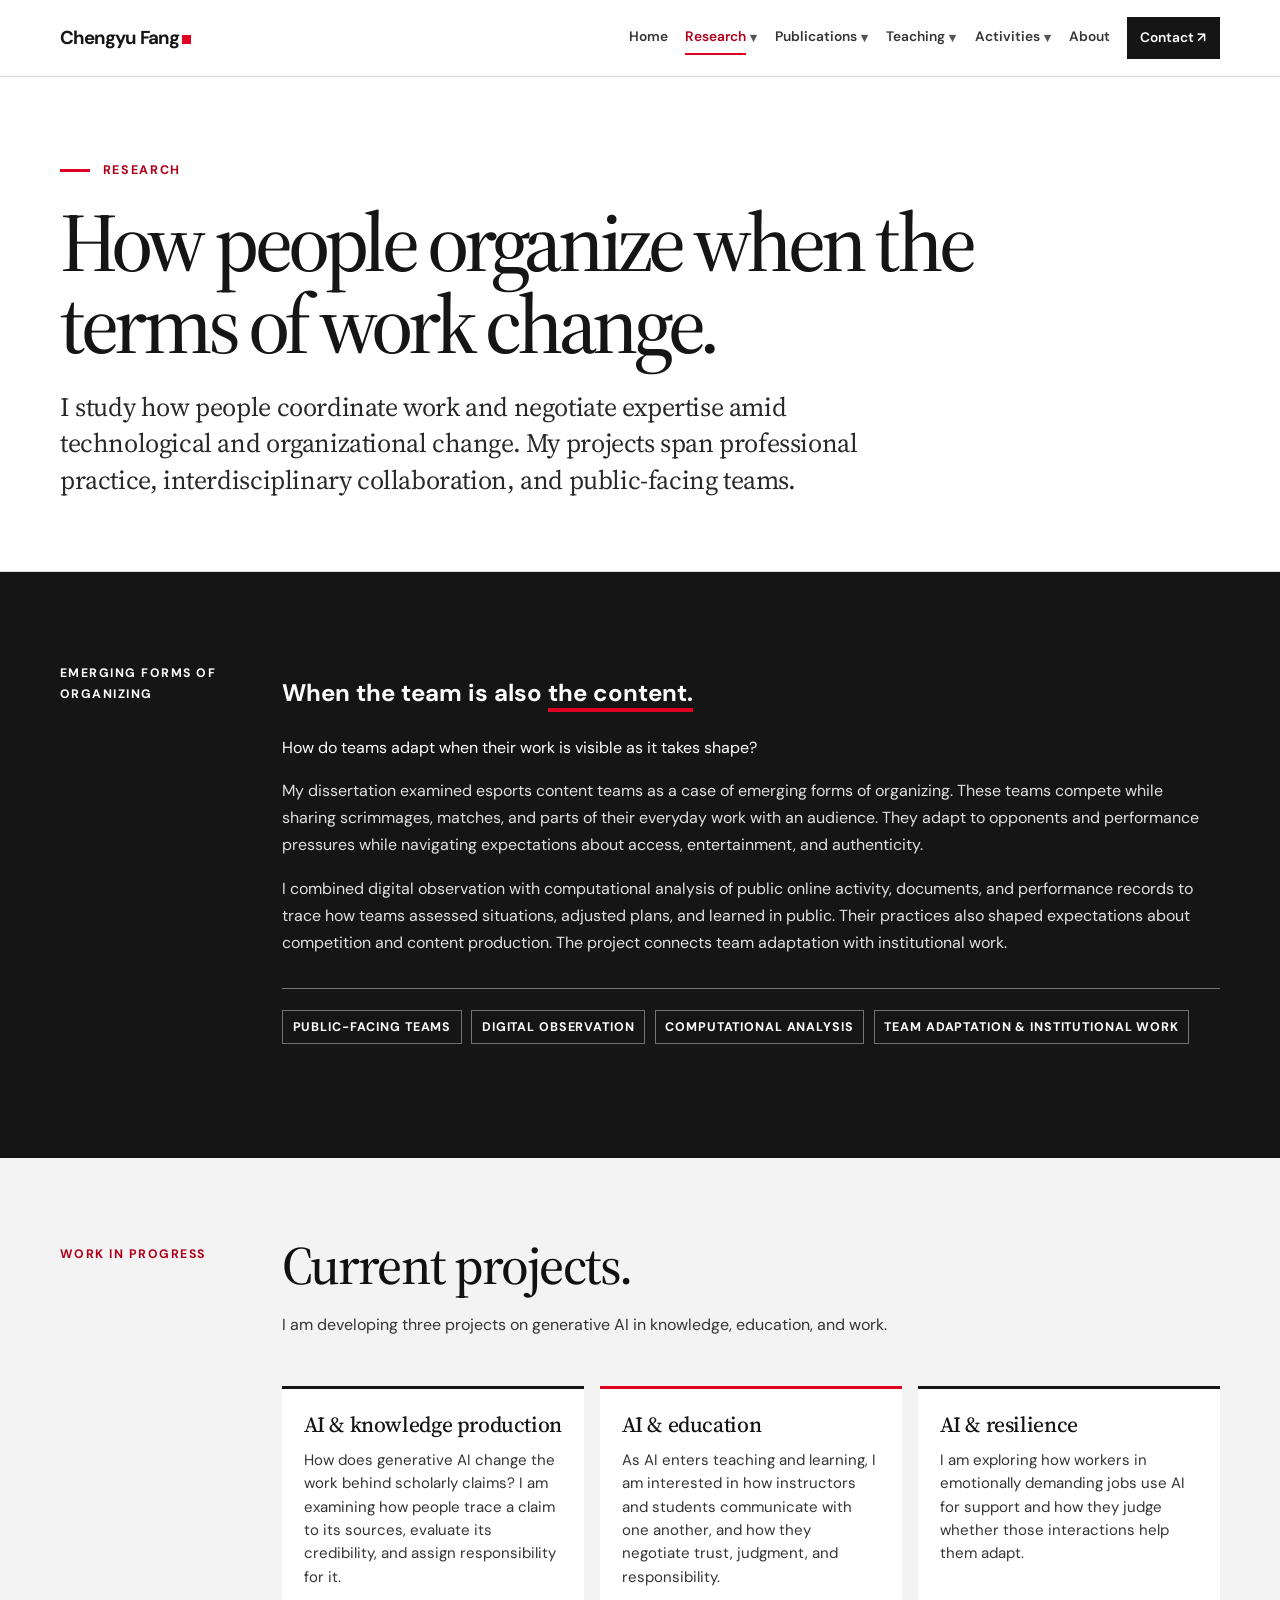
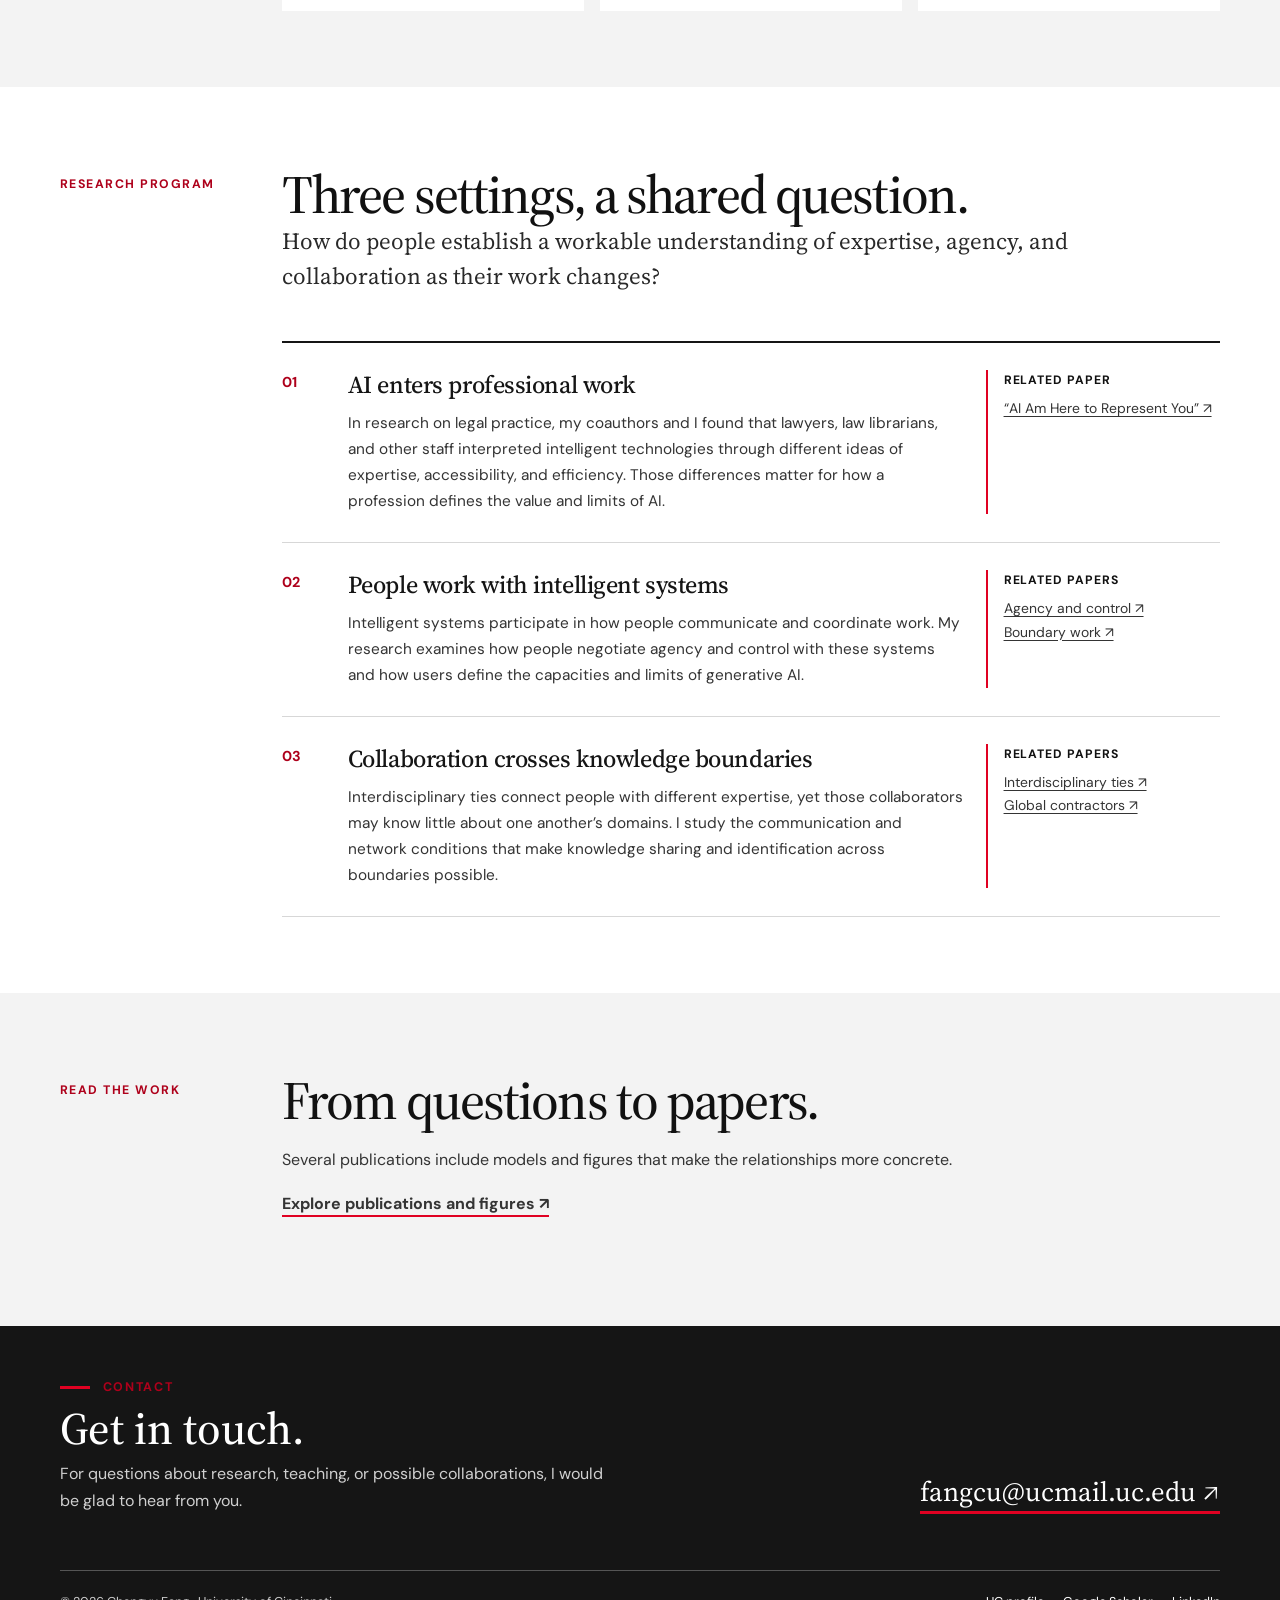
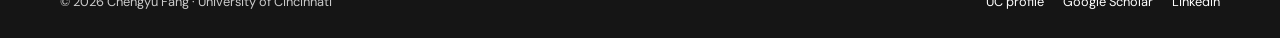
<file: research/index.html>
<!doctype html>
<html lang="en">
<head>
<meta charset="utf-8">
<meta name="viewport" content="width=device-width, initial-scale=1">
<meta name="theme-color" content="#151515">
<meta name="description" content="Research on technology, collaboration, and emerging forms of organizing by Chengyu Fang.">
<title>Research | Chengyu Fang</title>
<link rel="icon" type="image/svg+xml" href="data:image/svg+xml,%3Csvg xmlns='http://www.w3.org/2000/svg' viewBox='0 0 64 64'%3E%3Crect width='64' height='64' rx='10' fill='%23000'/%3E%3Cpath d='M45 17H28c-9 0-14 6-14 15s5 15 14 15h17' fill='none' stroke='%23fff' stroke-width='7'/%3E%3Crect x='47' y='13' width='7' height='38' fill='%23e00122'/%3E%3C/svg%3E">
<link rel="stylesheet" href="/styles.css">
</head>
<body>
<a class="skip" href="#main">Skip to content</a>
<header class="masthead"><div class="wrap nav"><a class="signature" href="/">Chengyu Fang<i aria-hidden="true"></i></a><nav class="nav-links" aria-label="Main navigation"><a href="/">Home</a><div class="nav-item has-submenu"><a href="/research/" aria-current="page">Research</a><button class="nav-toggle" type="button" aria-expanded="false" aria-controls="research-submenu" aria-label="Show Research sections"><span aria-hidden="true">▾</span></button><div class="nav-flyout" id="research-submenu"><a href="/research/#dissertation">Dissertation</a><a href="/research/#current-projects">Current projects</a><a href="/research/#research-strands">Research strands</a><a href="/research/#read-the-work">Further reading</a></div></div><div class="nav-item has-submenu"><a href="/publications/">Publications</a><button class="nav-toggle" type="button" aria-expanded="false" aria-controls="publications-submenu" aria-label="Show Publications sections"><span aria-hidden="true">▾</span></button><div class="nav-flyout" id="publications-submenu"><a href="/publications/#figures">Figures &amp; tables</a><a href="/publications/#selected-papers">Selected papers</a></div></div><div class="nav-item has-submenu"><a href="/teaching/">Teaching</a><button class="nav-toggle" type="button" aria-expanded="false" aria-controls="teaching-submenu" aria-label="Show Teaching sections"><span aria-hidden="true">▾</span></button><div class="nav-flyout" id="teaching-submenu"><a href="/teaching/#approach">Philosophy</a><a href="/teaching/#courses">Current courses</a><a href="/teaching/#evaluations">Course evaluations</a><a href="/teaching/#feedback">Student feedback</a></div></div><div class="nav-item has-submenu"><a href="/activities/">Activities</a><button class="nav-toggle" type="button" aria-expanded="false" aria-controls="activities-submenu" aria-label="Show Activities sections"><span aria-hidden="true">▾</span></button><div class="nav-flyout" id="activities-submenu"><a href="/activities/#associations">Professional associations</a><a href="/activities/#presentations">Presentations</a><a href="/activities/#invited-talks">Invited talks</a><a href="/activities/#service">Service</a><a href="/activities/#recognition">Recognition</a></div></div><a href="/about/">About</a><a class="nav-contact" href="mailto:fangcu@ucmail.uc.edu">Contact ↗</a></nav></div></header>
<main id="main">
<header class="page-intro"><div class="wrap"><div class="eyebrow">Research</div><h1 class="display">How people organize when the terms of work change.</h1><p class="lede">I study how people coordinate work and negotiate expertise amid technological and organizational change. My projects span professional practice, interdisciplinary collaboration, and public-facing teams.</p></div></header>

<section class="dark-feature" id="dissertation"><div class="wrap split-head"><div class="section-label">Emerging forms of organizing</div><div><h2>When the team is also <em>the content.</em></h2><p class="sublead">How do teams adapt when their work is visible as it takes shape?</p><p>My dissertation examined esports content teams as a case of emerging forms of organizing. These teams compete while sharing scrimmages, matches, and parts of their everyday work with an audience. They adapt to opponents and performance pressures while navigating expectations about access, entertainment, and authenticity.</p><p>I combined digital observation with computational analysis of public online activity, documents, and performance records to trace how teams assessed situations, adjusted plans, and learned in public. Their practices also shaped expectations about competition and content production. The project connects team adaptation with institutional work.</p><div class="pill-row"><span>Public-facing teams</span><span>Digital observation</span><span>Computational analysis</span><span>Team adaptation &amp; institutional work</span></div></div></div></section>
<section class="section wash" id="current-projects"><div class="wrap"><div class="split-head"><div class="section-label">Work in progress</div><div><h2>Current projects.</h2><p>I am developing three projects on generative AI in knowledge, education, and work.</p></div></div><div class="split-body project-grid"><article class="project-card"><h3>AI &amp; knowledge production</h3><p>How does generative AI change the work behind scholarly claims? I am examining how people trace a claim to its sources, evaluate its credibility, and assign responsibility for it.</p></article><article class="project-card"><h3>AI &amp; education</h3><p>As AI enters teaching and learning, I am interested in how instructors and students communicate with one another, and how they negotiate trust, judgment, and responsibility.</p></article><article class="project-card"><h3>AI &amp; resilience</h3><p>I am exploring how workers in emotionally demanding jobs use AI for support and how they judge whether those interactions help them adapt.</p></article></div></div></section>
<section class="section" id="research-strands"><div class="wrap"><div class="split-head"><div class="section-label">Research program</div><div><h2>Three settings, a shared question.</h2><p class="sublead">How do people establish a workable understanding of expertise, agency, and collaboration as their work changes?</p></div></div><div class="split-body research-list"><article class="research-item"><span class="num">01</span><div><h3>AI enters professional work</h3><p>In research on legal practice, my coauthors and I found that lawyers, law librarians, and other staff interpreted intelligent technologies through different ideas of expertise, accessibility, and efficiency. Those differences matter for how a profession defines the value and limits of AI.</p></div><div class="related"><b>Related paper</b><a href="https://journals.sagepub.com/doi/10.1177/08933189231158282" target="_blank" rel="noopener noreferrer">“AI Am Here to Represent You” ↗</a></div></article><article class="research-item"><span class="num">02</span><div><h3>People work with intelligent systems</h3><p>Intelligent systems participate in how people communicate and coordinate work. My research examines how people negotiate agency and control with these systems and how users define the capacities and limits of generative AI.</p></div><div class="related"><b>Related papers</b><a href="https://stars.library.ucf.edu/hmc/vol2/iss1/8/" target="_blank" rel="noopener noreferrer">Agency and control ↗</a><br><a href="https://www.sciencedirect.com/science/article/pii/S2949882125000982" target="_blank" rel="noopener noreferrer">Boundary work ↗</a></div></article><article class="research-item"><span class="num">03</span><div><h3>Collaboration crosses knowledge boundaries</h3><p>Interdisciplinary ties connect people with different expertise, yet those collaborators may know little about one another’s domains. I study the communication and network conditions that make knowledge sharing and identification across boundaries possible.</p></div><div class="related"><b>Related papers</b><a href="https://journals.sagepub.com/doi/10.1177/0093650220926001" target="_blank" rel="noopener noreferrer">Interdisciplinary ties ↗</a><br><a href="https://www.sciencedirect.com/science/article/pii/S1075425323000431" target="_blank" rel="noopener noreferrer">Global contractors ↗</a></div></article></div></div></section>
<section class="section wash" id="read-the-work"><div class="wrap split-head"><div class="section-label">Read the work</div><div><h2>From questions to papers.</h2><p>Several publications include models and figures that make the relationships more concrete.</p><a class="inline-link" href="/publications/">Explore publications and figures ↗</a></div></div></section>
</main>
<footer class="footer"><div class="wrap"><div class="footer-top"><div><div class="eyebrow">Contact</div><h2>Get in touch.</h2><p>For questions about research, teaching, or possible collaborations, I would be glad to hear from you.</p></div><a class="footer-email" href="mailto:fangcu@ucmail.uc.edu">fangcu@ucmail.uc.edu ↗</a></div><div class="footer-bottom"><span>© 2026 Chengyu Fang · University of Cincinnati</span><div><a href="https://researchdirectory.uc.edu/p/fangcu" target="_blank" rel="noopener noreferrer">UC profile</a><a href="https://scholar.google.com/citations?hl=en&amp;user=BwOhpjQAAAAJ" target="_blank" rel="noopener noreferrer">Google Scholar</a><a href="https://www.linkedin.com/in/cyfang-cincinnati/" target="_blank" rel="noopener noreferrer">LinkedIn</a></div></div></div></footer>
<script src="/site.js" defer></script>
</body>
</html>
</file>
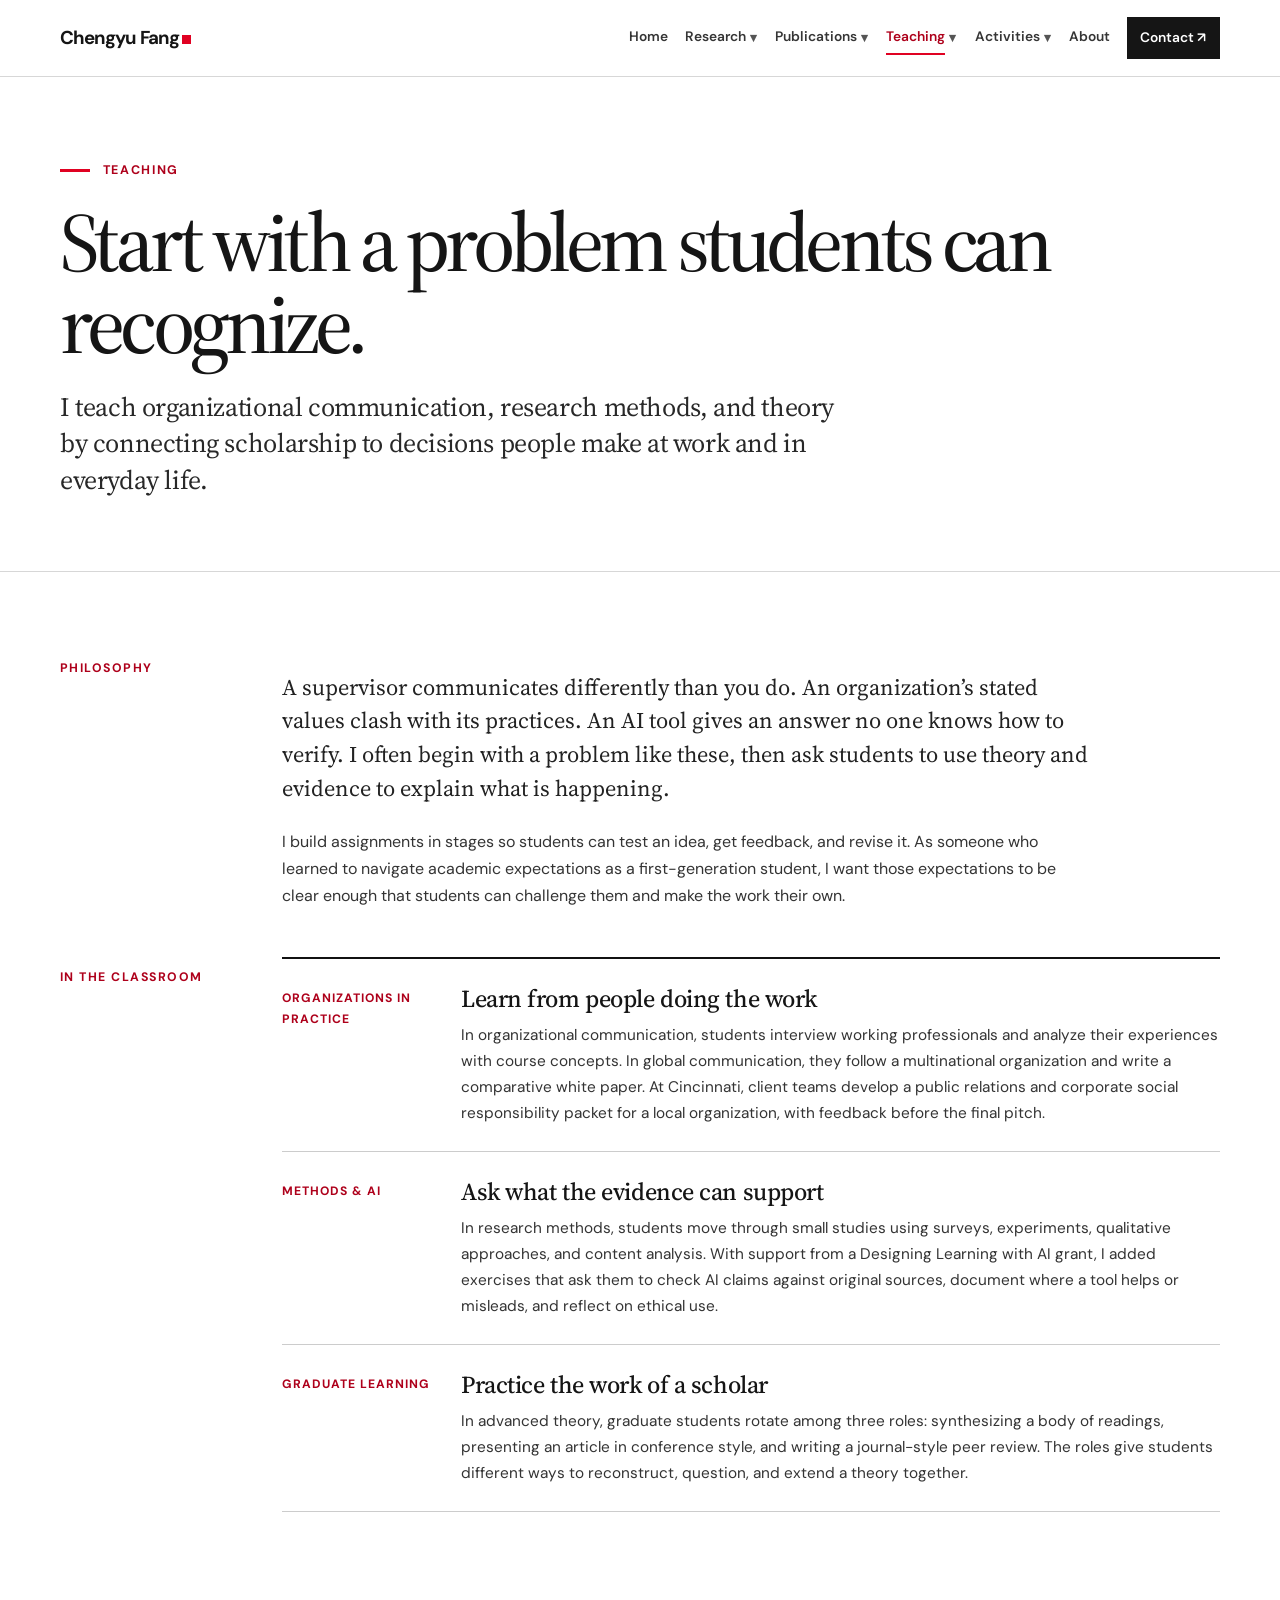
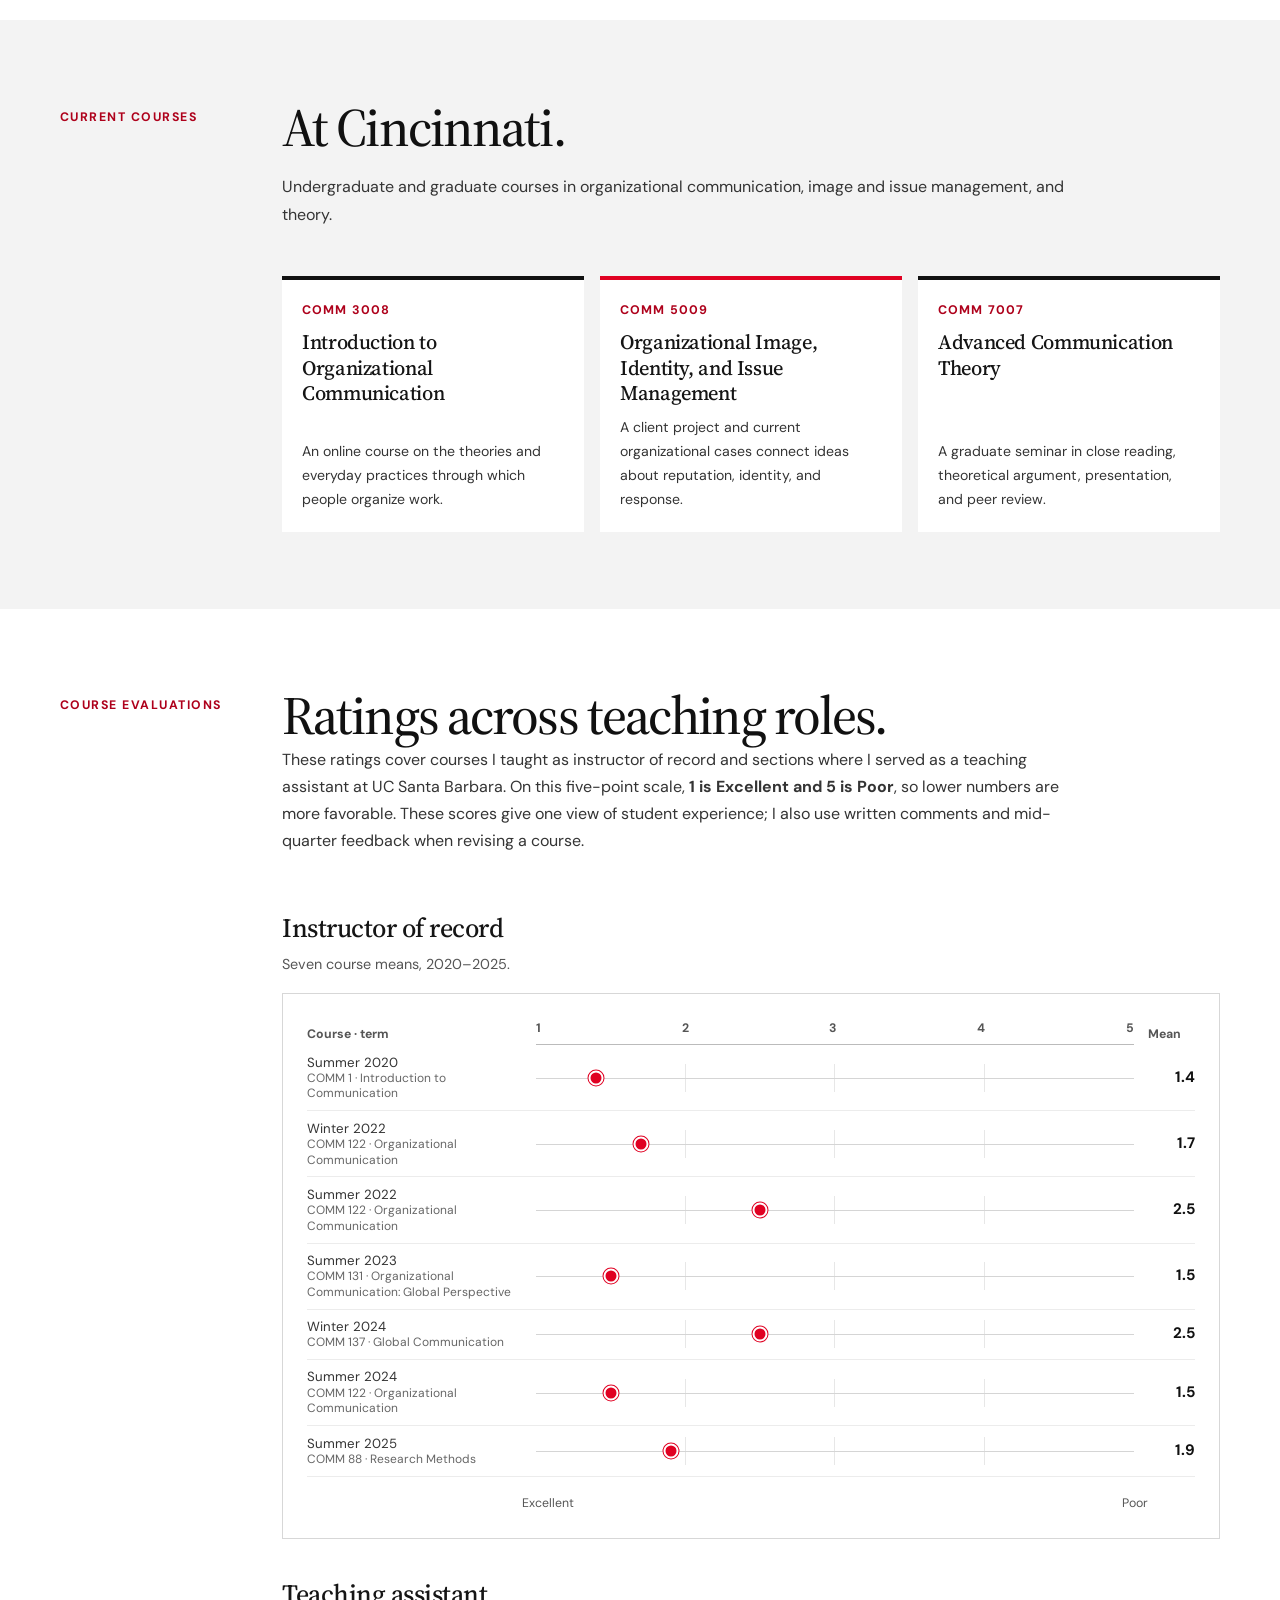
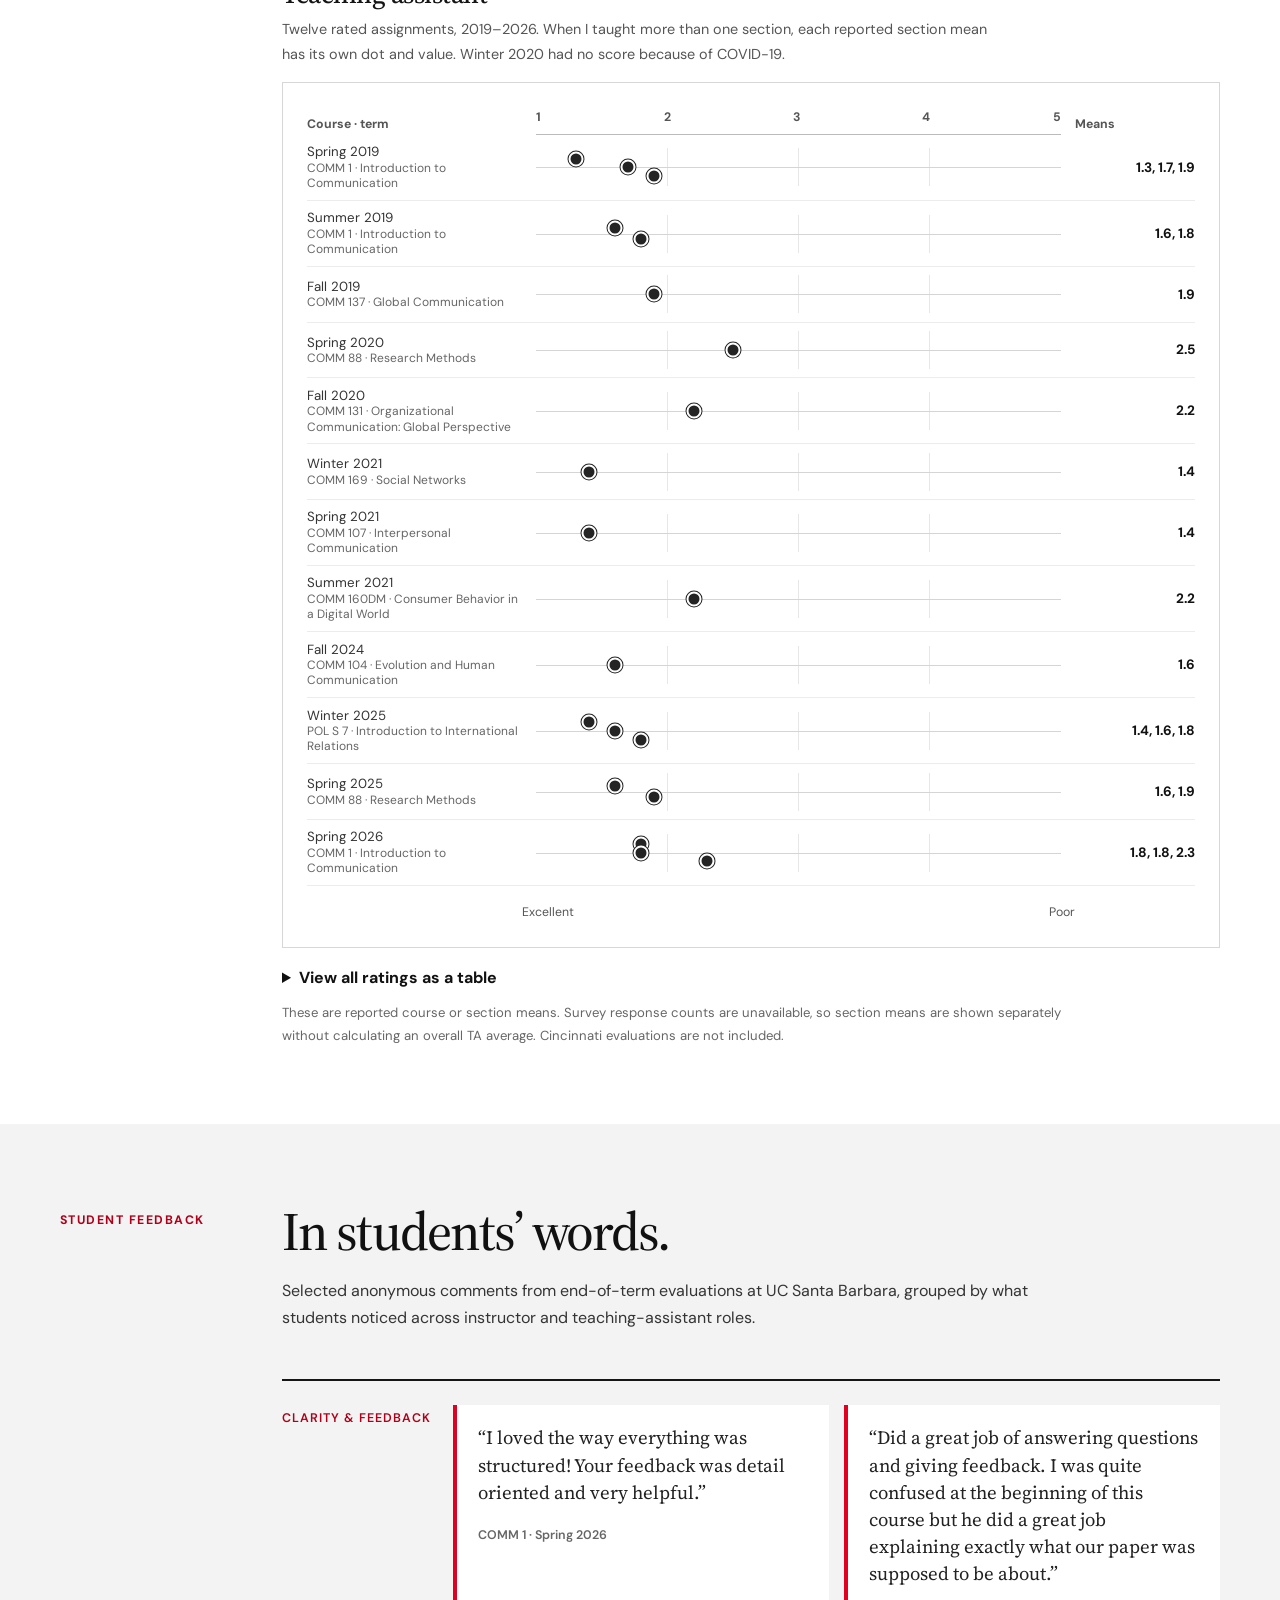
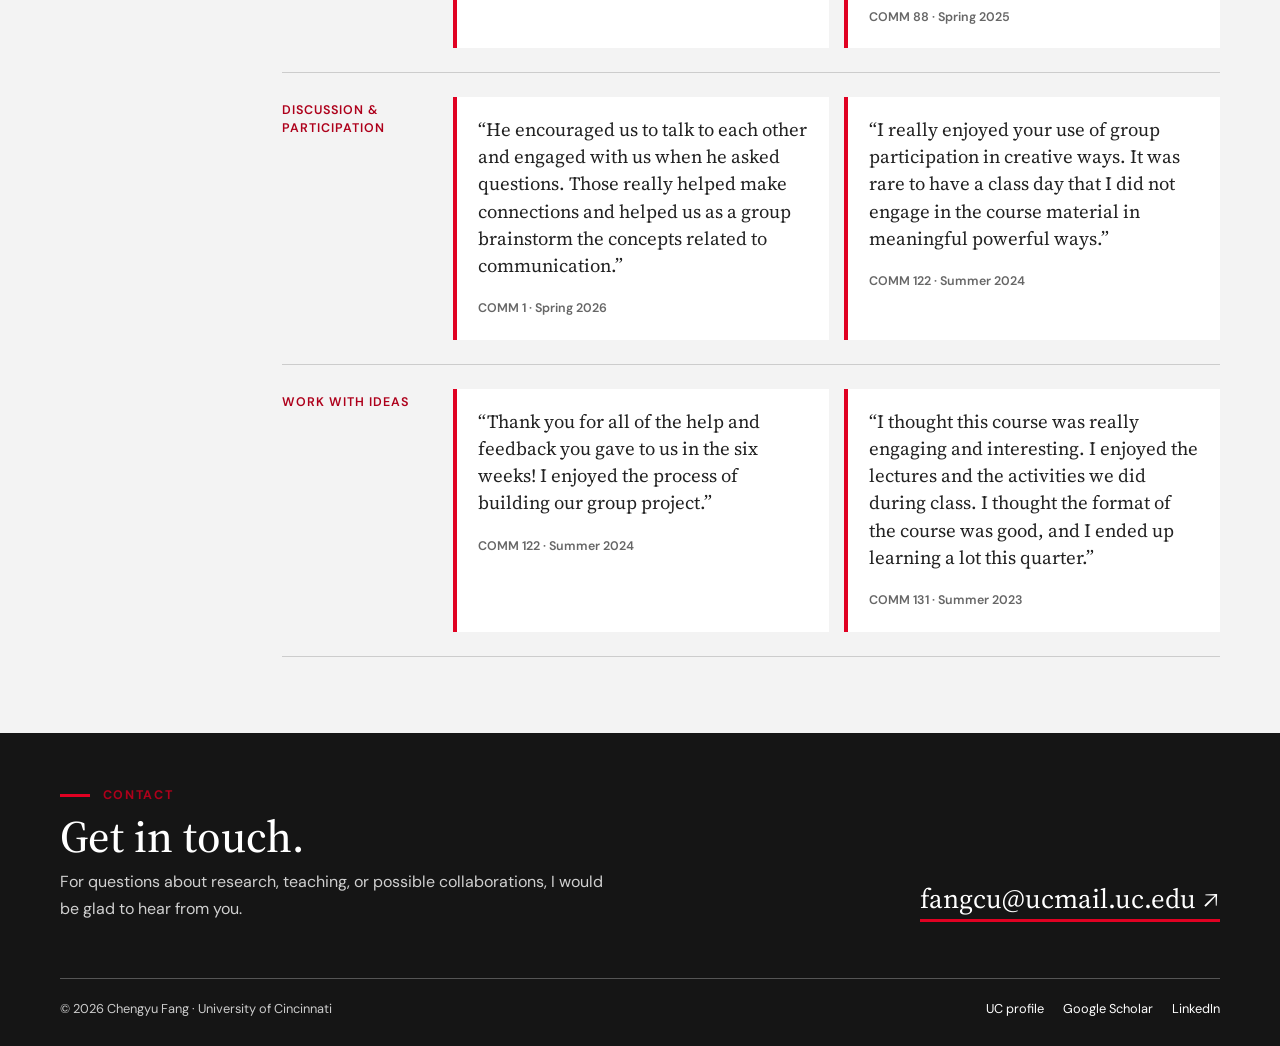
<file: teaching/index.html>
<!doctype html>
<html lang="en">
<head>
<meta charset="utf-8">
<meta name="viewport" content="width=device-width, initial-scale=1">
<meta name="theme-color" content="#151515">
<meta name="description" content="Teaching philosophy, courses, student feedback, and evaluation data for Chengyu Fang.">
<title>Teaching | Chengyu Fang</title>
<link rel="icon" type="image/svg+xml" href="data:image/svg+xml,%3Csvg xmlns='http://www.w3.org/2000/svg' viewBox='0 0 64 64'%3E%3Crect width='64' height='64' rx='10' fill='%23000'/%3E%3Cpath d='M45 17H28c-9 0-14 6-14 15s5 15 14 15h17' fill='none' stroke='%23fff' stroke-width='7'/%3E%3Crect x='47' y='13' width='7' height='38' fill='%23e00122'/%3E%3C/svg%3E">
<link rel="stylesheet" href="/styles.css">
</head>
<body>
<a class="skip" href="#main">Skip to content</a>
<header class="masthead"><div class="wrap nav"><a class="signature" href="/">Chengyu Fang<i aria-hidden="true"></i></a><nav class="nav-links" aria-label="Main navigation"><a href="/">Home</a><div class="nav-item has-submenu"><a href="/research/">Research</a><button class="nav-toggle" type="button" aria-expanded="false" aria-controls="research-submenu" aria-label="Show Research sections"><span aria-hidden="true">▾</span></button><div class="nav-flyout" id="research-submenu"><a href="/research/#dissertation">Dissertation</a><a href="/research/#current-projects">Current projects</a><a href="/research/#research-strands">Research strands</a><a href="/research/#read-the-work">Further reading</a></div></div><div class="nav-item has-submenu"><a href="/publications/">Publications</a><button class="nav-toggle" type="button" aria-expanded="false" aria-controls="publications-submenu" aria-label="Show Publications sections"><span aria-hidden="true">▾</span></button><div class="nav-flyout" id="publications-submenu"><a href="/publications/#figures">Figures &amp; tables</a><a href="/publications/#selected-papers">Selected papers</a></div></div><div class="nav-item has-submenu"><a href="/teaching/" aria-current="page">Teaching</a><button class="nav-toggle" type="button" aria-expanded="false" aria-controls="teaching-submenu" aria-label="Show Teaching sections"><span aria-hidden="true">▾</span></button><div class="nav-flyout" id="teaching-submenu"><a href="/teaching/#approach">Philosophy</a><a href="/teaching/#courses">Current courses</a><a href="/teaching/#evaluations">Course evaluations</a><a href="/teaching/#feedback">Student feedback</a></div></div><div class="nav-item has-submenu"><a href="/activities/">Activities</a><button class="nav-toggle" type="button" aria-expanded="false" aria-controls="activities-submenu" aria-label="Show Activities sections"><span aria-hidden="true">▾</span></button><div class="nav-flyout" id="activities-submenu"><a href="/activities/#associations">Professional associations</a><a href="/activities/#presentations">Presentations</a><a href="/activities/#invited-talks">Invited talks</a><a href="/activities/#service">Service</a><a href="/activities/#recognition">Recognition</a></div></div><a href="/about/">About</a><a class="nav-contact" href="mailto:fangcu@ucmail.uc.edu">Contact ↗</a></nav></div></header>
<main id="main">
<header class="page-intro"><div class="wrap"><div class="eyebrow">Teaching</div><h1 class="display">Start with a problem students can recognize.</h1><p class="lede">I teach organizational communication, research methods, and theory by connecting scholarship to decisions people make at work and in everyday life.</p></div></header>

<section class="section" id="approach"><div class="wrap split-head"><div class="section-label">Philosophy</div><div class="teaching-intro"><p>A supervisor communicates differently than you do. An organization’s stated values clash with its practices. An AI tool gives an answer no one knows how to verify. I often begin with a problem like these, then ask students to use theory and evidence to explain what is happening.</p><p>I build assignments in stages so students can test an idea, get feedback, and revise it. As someone who learned to navigate academic expectations as a first-generation student, I want those expectations to be clear enough that students can challenge them and make the work their own.</p></div></div><div class="wrap split-head"><div class="section-label">In the classroom</div><div class="teaching-examples"><article class="teaching-example"><b>Organizations in practice</b><div><h3>Learn from people doing the work</h3><p>In organizational communication, students interview working professionals and analyze their experiences with course concepts. In global communication, they follow a multinational organization and write a comparative white paper. At Cincinnati, client teams develop a public relations and corporate social responsibility packet for a local organization, with feedback before the final pitch.</p></div></article><article class="teaching-example"><b>Methods &amp; AI</b><div><h3>Ask what the evidence can support</h3><p>In research methods, students move through small studies using surveys, experiments, qualitative approaches, and content analysis. With support from a Designing Learning with AI grant, I added exercises that ask them to check AI claims against original sources, document where a tool helps or misleads, and reflect on ethical use.</p></div></article><article class="teaching-example"><b>Graduate learning</b><div><h3>Practice the work of a scholar</h3><p>In advanced theory, graduate students rotate among three roles: synthesizing a body of readings, presenting an article in conference style, and writing a journal-style peer review. The roles give students different ways to reconstruct, question, and extend a theory together.</p></div></article></div></div></section>
<section class="section wash" id="courses"><div class="wrap"><div class="split-head"><div class="section-label">Current courses</div><div><h2>At Cincinnati.</h2><p>Undergraduate and graduate courses in organizational communication, image and issue management, and theory.</p></div></div><div class="split-body course-grid"><article class="course"><b>COMM 3008</b><h3>Introduction to Organizational Communication</h3><p>An online course on the theories and everyday practices through which people organize work.</p></article><article class="course"><b>COMM 5009</b><h3>Organizational Image, Identity, and Issue Management</h3><p>A client project and current organizational cases connect ideas about reputation, identity, and response.</p></article><article class="course"><b>COMM 7007</b><h3>Advanced Communication Theory</h3><p>A graduate seminar in close reading, theoretical argument, presentation, and peer review.</p></article></div></div></section>
<section class="section" id="evaluations"><div class="wrap"><div class="split-head"><div class="section-label">Course evaluations</div><div><h2>Ratings across teaching roles.</h2><p class="chart-intro">These ratings cover courses I taught as instructor of record and sections where I served as a teaching assistant at UC Santa Barbara. On this five-point scale, <strong>1 is Excellent and 5 is Poor</strong>, so lower numbers are more favorable. These scores give one view of student experience; I also use written comments and mid-quarter feedback when revising a course.</p></div></div><div class="split-body">
<div class="rating-block"><h3>Instructor of record</h3><p>Seven course means, 2020–2025.</p><div class="rating-chart" role="group" aria-label="Instructor-of-record course ratings, 2020 to 2025. Dots show reported means on a scale from 1 Excellent to 5 Poor; exact values appear at right."><div class="rating-scale"><span>Course · term</span><span class="ticks"><span>1</span><span>2</span><span>3</span><span>4</span><span>5</span></span><span>Mean</span></div><div class="rating-row"><div class="rating-label">Summer 2020<small>COMM 1 · Introduction to Communication</small></div><div class="rating-track" aria-hidden="true"><span class="rating-dot" style="--pos:10%"></span></div><span class="rating-value">1.4</span></div><div class="rating-row"><div class="rating-label">Winter 2022<small>COMM 122 · Organizational Communication</small></div><div class="rating-track" aria-hidden="true"><span class="rating-dot" style="--pos:17.5%"></span></div><span class="rating-value">1.7</span></div><div class="rating-row"><div class="rating-label">Summer 2022<small>COMM 122 · Organizational Communication</small></div><div class="rating-track" aria-hidden="true"><span class="rating-dot" style="--pos:37.5%"></span></div><span class="rating-value">2.5</span></div><div class="rating-row"><div class="rating-label">Summer 2023<small>COMM 131 · Organizational Communication: Global Perspective</small></div><div class="rating-track" aria-hidden="true"><span class="rating-dot" style="--pos:12.5%"></span></div><span class="rating-value">1.5</span></div><div class="rating-row"><div class="rating-label">Winter 2024<small>COMM 137 · Global Communication</small></div><div class="rating-track" aria-hidden="true"><span class="rating-dot" style="--pos:37.5%"></span></div><span class="rating-value">2.5</span></div><div class="rating-row"><div class="rating-label">Summer 2024<small>COMM 122 · Organizational Communication</small></div><div class="rating-track" aria-hidden="true"><span class="rating-dot" style="--pos:12.5%"></span></div><span class="rating-value">1.5</span></div><div class="rating-row"><div class="rating-label">Summer 2025<small>COMM 88 · Research Methods</small></div><div class="rating-track" aria-hidden="true"><span class="rating-dot" style="--pos:22.5%"></span></div><span class="rating-value">1.9</span></div><div class="chart-ends"><span>Excellent</span><span>Poor</span></div></div></div>
<div class="rating-block"><h3>Teaching assistant</h3><p>Twelve rated assignments, 2019–2026. When I taught more than one section, each reported section mean has its own dot and value. Winter 2020 had no score because of COVID-19.</p><div class="rating-chart ta-chart" role="group" aria-label="Teaching assistant section ratings, 2019 to 2026. Dots show reported means on a scale from 1 Excellent to 5 Poor; exact values appear at right."><div class="rating-scale"><span>Course · term</span><span class="ticks"><span>1</span><span>2</span><span>3</span><span>4</span><span>5</span></span><span>Means</span></div><div class="rating-row"><div class="rating-label">Spring 2019<small>COMM 1 · Introduction to Communication</small></div><div class="rating-track" aria-hidden="true"><span class="rating-dot" style="--pos:7.5%;--y:27%"></span><span class="rating-dot" style="--pos:17.5%;--y:50%"></span><span class="rating-dot" style="--pos:22.5%;--y:73%"></span></div><span class="rating-value">1.3, 1.7, 1.9</span></div><div class="rating-row"><div class="rating-label">Summer 2019<small>COMM 1 · Introduction to Communication</small></div><div class="rating-track" aria-hidden="true"><span class="rating-dot" style="--pos:15%;--y:35%"></span><span class="rating-dot" style="--pos:20%;--y:65%"></span></div><span class="rating-value">1.6, 1.8</span></div><div class="rating-row"><div class="rating-label">Fall 2019<small>COMM 137 · Global Communication</small></div><div class="rating-track" aria-hidden="true"><span class="rating-dot" style="--pos:22.5%;--y:50%"></span></div><span class="rating-value">1.9</span></div><div class="rating-row"><div class="rating-label">Spring 2020<small>COMM 88 · Research Methods</small></div><div class="rating-track" aria-hidden="true"><span class="rating-dot" style="--pos:37.5%;--y:50%"></span></div><span class="rating-value">2.5</span></div><div class="rating-row"><div class="rating-label">Fall 2020<small>COMM 131 · Organizational Communication: Global Perspective</small></div><div class="rating-track" aria-hidden="true"><span class="rating-dot" style="--pos:30%;--y:50%"></span></div><span class="rating-value">2.2</span></div><div class="rating-row"><div class="rating-label">Winter 2021<small>COMM 169 · Social Networks</small></div><div class="rating-track" aria-hidden="true"><span class="rating-dot" style="--pos:10%;--y:50%"></span></div><span class="rating-value">1.4</span></div><div class="rating-row"><div class="rating-label">Spring 2021<small>COMM 107 · Interpersonal Communication</small></div><div class="rating-track" aria-hidden="true"><span class="rating-dot" style="--pos:10%;--y:50%"></span></div><span class="rating-value">1.4</span></div><div class="rating-row"><div class="rating-label">Summer 2021<small>COMM 160DM · Consumer Behavior in a Digital World</small></div><div class="rating-track" aria-hidden="true"><span class="rating-dot" style="--pos:30%;--y:50%"></span></div><span class="rating-value">2.2</span></div><div class="rating-row"><div class="rating-label">Fall 2024<small>COMM 104 · Evolution and Human Communication</small></div><div class="rating-track" aria-hidden="true"><span class="rating-dot" style="--pos:15%;--y:50%"></span></div><span class="rating-value">1.6</span></div><div class="rating-row"><div class="rating-label">Winter 2025<small>POL S 7 · Introduction to International Relations</small></div><div class="rating-track" aria-hidden="true"><span class="rating-dot" style="--pos:10%;--y:27%"></span><span class="rating-dot" style="--pos:15%;--y:50%"></span><span class="rating-dot" style="--pos:20%;--y:73%"></span></div><span class="rating-value">1.4, 1.6, 1.8</span></div><div class="rating-row"><div class="rating-label">Spring 2025<small>COMM 88 · Research Methods</small></div><div class="rating-track" aria-hidden="true"><span class="rating-dot" style="--pos:15%;--y:35%"></span><span class="rating-dot" style="--pos:22.5%;--y:65%"></span></div><span class="rating-value">1.6, 1.9</span></div><div class="rating-row"><div class="rating-label">Spring 2026<small>COMM 1 · Introduction to Communication</small></div><div class="rating-track" aria-hidden="true"><span class="rating-dot" style="--pos:20%;--y:27%"></span><span class="rating-dot" style="--pos:20%;--y:50%"></span><span class="rating-dot" style="--pos:32.5%;--y:73%"></span></div><span class="rating-value">1.8, 1.8, 2.3</span></div><div class="chart-ends"><span>Excellent</span><span>Poor</span></div></div></div>
<details class="rating-table"><summary>View all ratings as a table</summary><div class="table-scroll"><table><thead><tr><th scope="col">Role</th><th scope="col">Term</th><th scope="col">Course</th><th scope="col">Reported mean(s)</th></tr></thead><tbody><tr><td>Instructor of record</td><td>Summer 2020</td><td>COMM 1 · Introduction to Communication</td><td>1.4</td></tr><tr><td>Instructor of record</td><td>Winter 2022</td><td>COMM 122 · Organizational Communication</td><td>1.7</td></tr><tr><td>Instructor of record</td><td>Summer 2022</td><td>COMM 122 · Organizational Communication</td><td>2.5</td></tr><tr><td>Instructor of record</td><td>Summer 2023</td><td>COMM 131 · Organizational Communication: Global Perspective</td><td>1.5</td></tr><tr><td>Instructor of record</td><td>Winter 2024</td><td>COMM 137 · Global Communication</td><td>2.5</td></tr><tr><td>Instructor of record</td><td>Summer 2024</td><td>COMM 122 · Organizational Communication</td><td>1.5</td></tr><tr><td>Instructor of record</td><td>Summer 2025</td><td>COMM 88 · Research Methods</td><td>1.9</td></tr><tr><td>Teaching assistant</td><td>Spring 2019</td><td>COMM 1 · Introduction to Communication</td><td>1.3, 1.7, 1.9</td></tr><tr><td>Teaching assistant</td><td>Summer 2019</td><td>COMM 1 · Introduction to Communication</td><td>1.6, 1.8</td></tr><tr><td>Teaching assistant</td><td>Fall 2019</td><td>COMM 137 · Global Communication</td><td>1.9</td></tr><tr><td>Teaching assistant</td><td>Spring 2020</td><td>COMM 88 · Research Methods</td><td>2.5</td></tr><tr><td>Teaching assistant</td><td>Fall 2020</td><td>COMM 131 · Organizational Communication: Global Perspective</td><td>2.2</td></tr><tr><td>Teaching assistant</td><td>Winter 2021</td><td>COMM 169 · Social Networks</td><td>1.4</td></tr><tr><td>Teaching assistant</td><td>Spring 2021</td><td>COMM 107 · Interpersonal Communication</td><td>1.4</td></tr><tr><td>Teaching assistant</td><td>Summer 2021</td><td>COMM 160DM · Consumer Behavior in a Digital World</td><td>2.2</td></tr><tr><td>Teaching assistant</td><td>Fall 2024</td><td>COMM 104 · Evolution and Human Communication</td><td>1.6</td></tr><tr><td>Teaching assistant</td><td>Winter 2025</td><td>POL S 7 · Introduction to International Relations</td><td>1.4, 1.6, 1.8</td></tr><tr><td>Teaching assistant</td><td>Spring 2025</td><td>COMM 88 · Research Methods</td><td>1.6, 1.9</td></tr><tr><td>Teaching assistant</td><td>Spring 2026</td><td>COMM 1 · Introduction to Communication</td><td>1.8, 1.8, 2.3</td></tr><tr><td>Teaching assistant</td><td>Winter 2020</td><td>COMM 136 · Collaborative Technologies</td><td>No scores (COVID-19)</td></tr></tbody></table></div></details><p class="source-note">These are reported course or section means. Survey response counts are unavailable, so section means are shown separately without calculating an overall TA average. Cincinnati evaluations are not included.</p></div></div></section>
<section class="section wash" id="feedback"><div class="wrap"><div class="split-head"><div class="section-label">Student feedback</div><div><h2>In students’ words.</h2><p>Selected anonymous comments from end-of-term evaluations at UC Santa Barbara, grouped by what students noticed across instructor and teaching-assistant roles.</p></div></div><div class="split-body feedback-groups"><div class="feedback-group"><h3>Clarity &amp; feedback</h3><div class="feedback-grid"><blockquote><p>“I loved the way everything was structured! Your feedback was detail oriented and very helpful.”</p><cite>COMM 1 · Spring 2026</cite></blockquote><blockquote><p>“Did a great job of answering questions and giving feedback. I was quite confused at the beginning of this course but he did a great job explaining exactly what our paper was supposed to be about.”</p><cite>COMM 88 · Spring 2025</cite></blockquote></div></div><div class="feedback-group"><h3>Discussion &amp; participation</h3><div class="feedback-grid"><blockquote><p>“He encouraged us to talk to each other and engaged with us when he asked questions. Those really helped make connections and helped us as a group brainstorm the concepts related to communication.”</p><cite>COMM 1 · Spring 2026</cite></blockquote><blockquote><p>“I really enjoyed your use of group participation in creative ways. It was rare to have a class day that I did not engage in the course material in meaningful powerful ways.”</p><cite>COMM 122 · Summer 2024</cite></blockquote></div></div><div class="feedback-group"><h3>Work with ideas</h3><div class="feedback-grid"><blockquote><p>“Thank you for all of the help and feedback you gave to us in the six weeks! I enjoyed the process of building our group project.”</p><cite>COMM 122 · Summer 2024</cite></blockquote><blockquote><p>“I thought this course was really engaging and interesting. I enjoyed the lectures and the activities we did during class. I thought the format of the course was good, and I ended up learning a lot this quarter.”</p><cite>COMM 131 · Summer 2023</cite></blockquote></div></div></div></div></section>
</main>
<footer class="footer"><div class="wrap"><div class="footer-top"><div><div class="eyebrow">Contact</div><h2>Get in touch.</h2><p>For questions about research, teaching, or possible collaborations, I would be glad to hear from you.</p></div><a class="footer-email" href="mailto:fangcu@ucmail.uc.edu">fangcu@ucmail.uc.edu ↗</a></div><div class="footer-bottom"><span>© 2026 Chengyu Fang · University of Cincinnati</span><div><a href="https://researchdirectory.uc.edu/p/fangcu" target="_blank" rel="noopener noreferrer">UC profile</a><a href="https://scholar.google.com/citations?hl=en&amp;user=BwOhpjQAAAAJ" target="_blank" rel="noopener noreferrer">Google Scholar</a><a href="https://www.linkedin.com/in/cyfang-cincinnati/" target="_blank" rel="noopener noreferrer">LinkedIn</a></div></div></div></footer>
<script src="/site.js" defer></script>
</body>
</html>
</file>
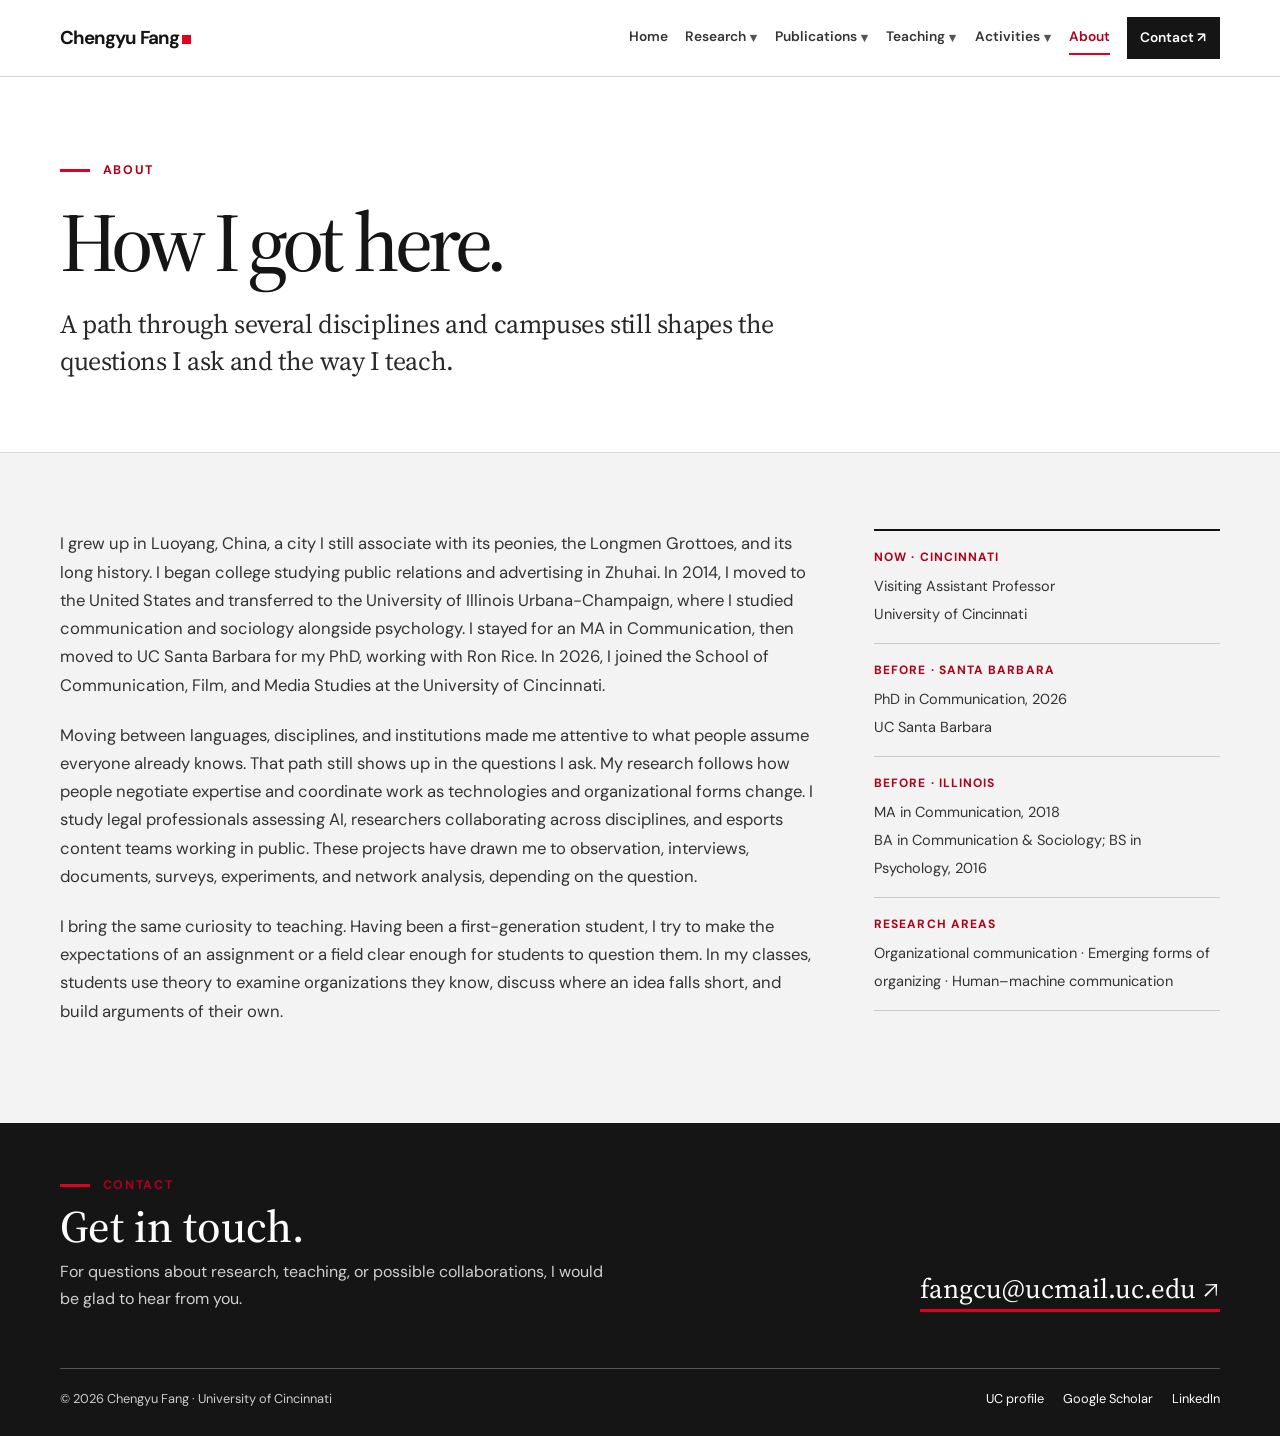
<file: about.html>
<!doctype html>
<html lang="en">
<head>
<meta charset="utf-8">
<meta name="viewport" content="width=device-width, initial-scale=1">
<meta http-equiv="refresh" content="0; url=/about/">
<link rel="canonical" href="https://chengyufang.org/about/">
<title>About | Chengyu Fang</title>
<script>location.replace("/about/" + location.search + location.hash);</script>
</head>
<body><p>This page has moved to <a href="/about/">About</a>.</p></body>
</html>
</file>
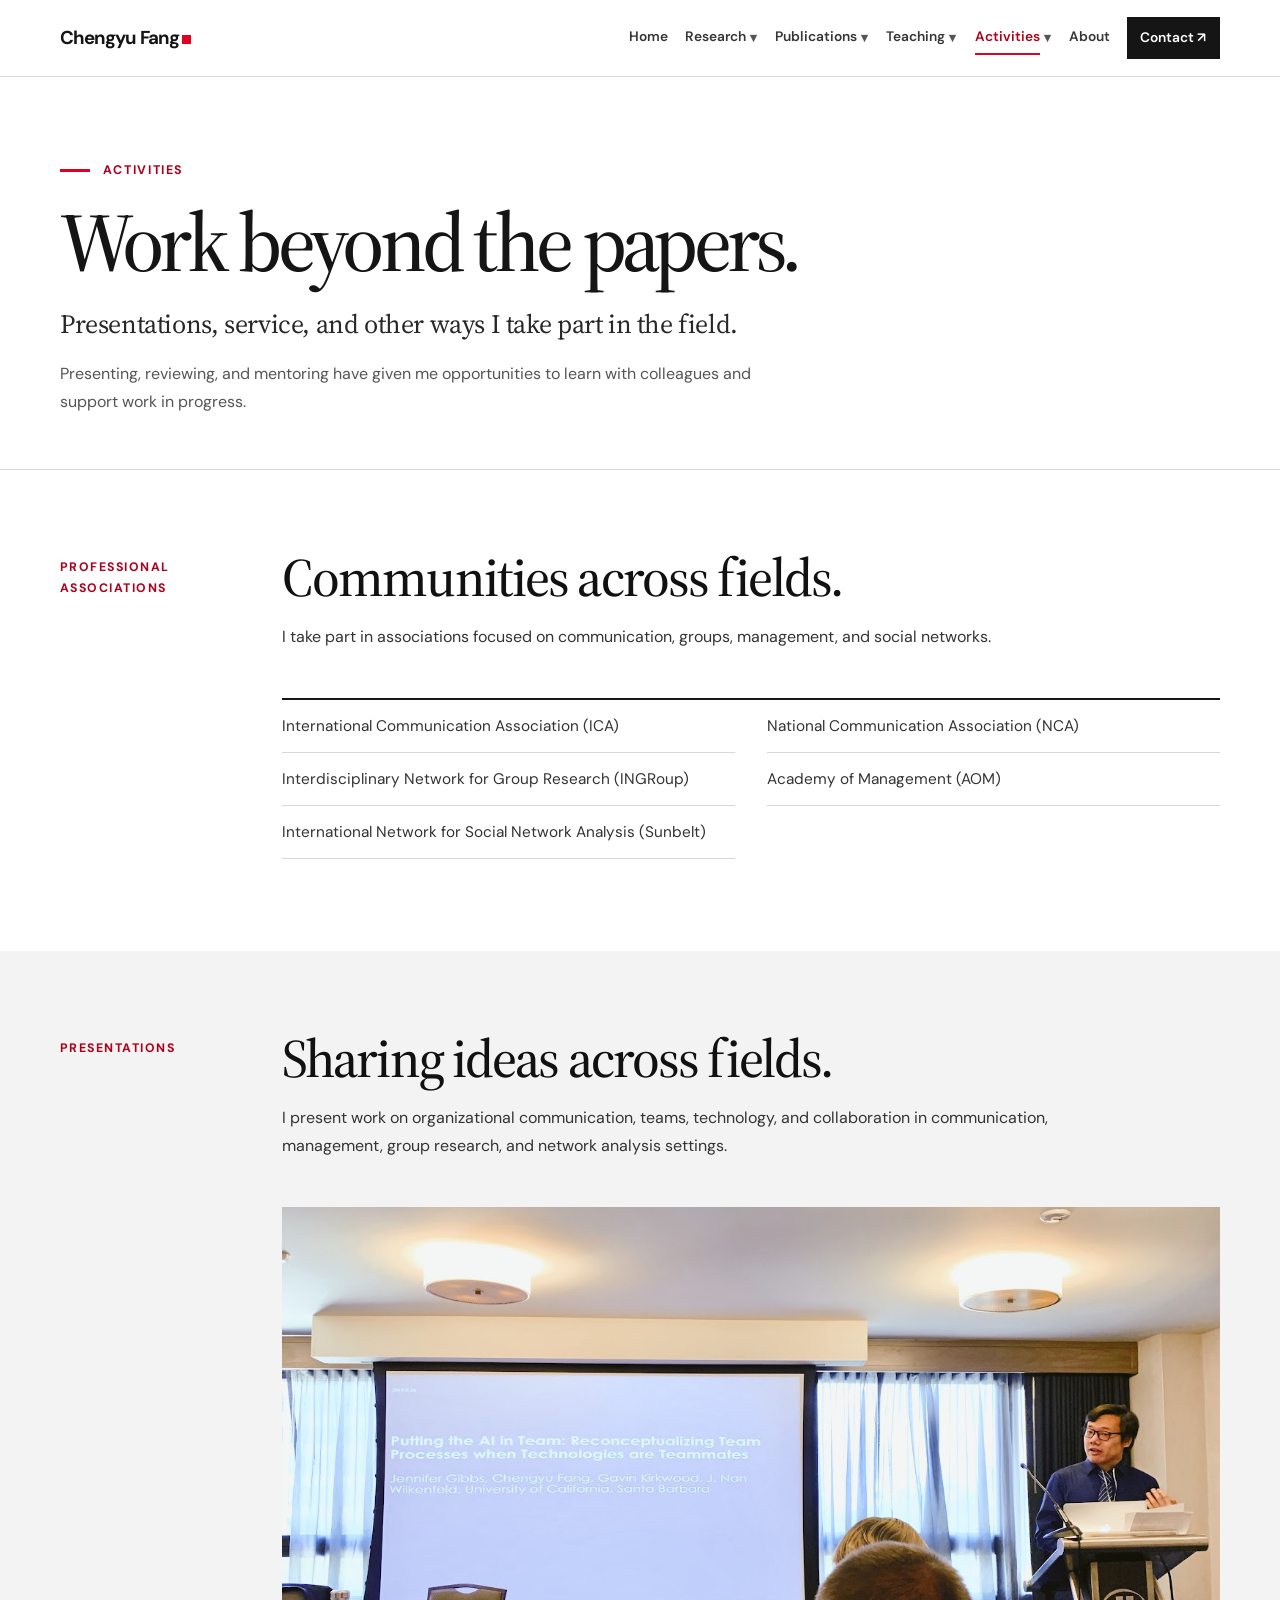
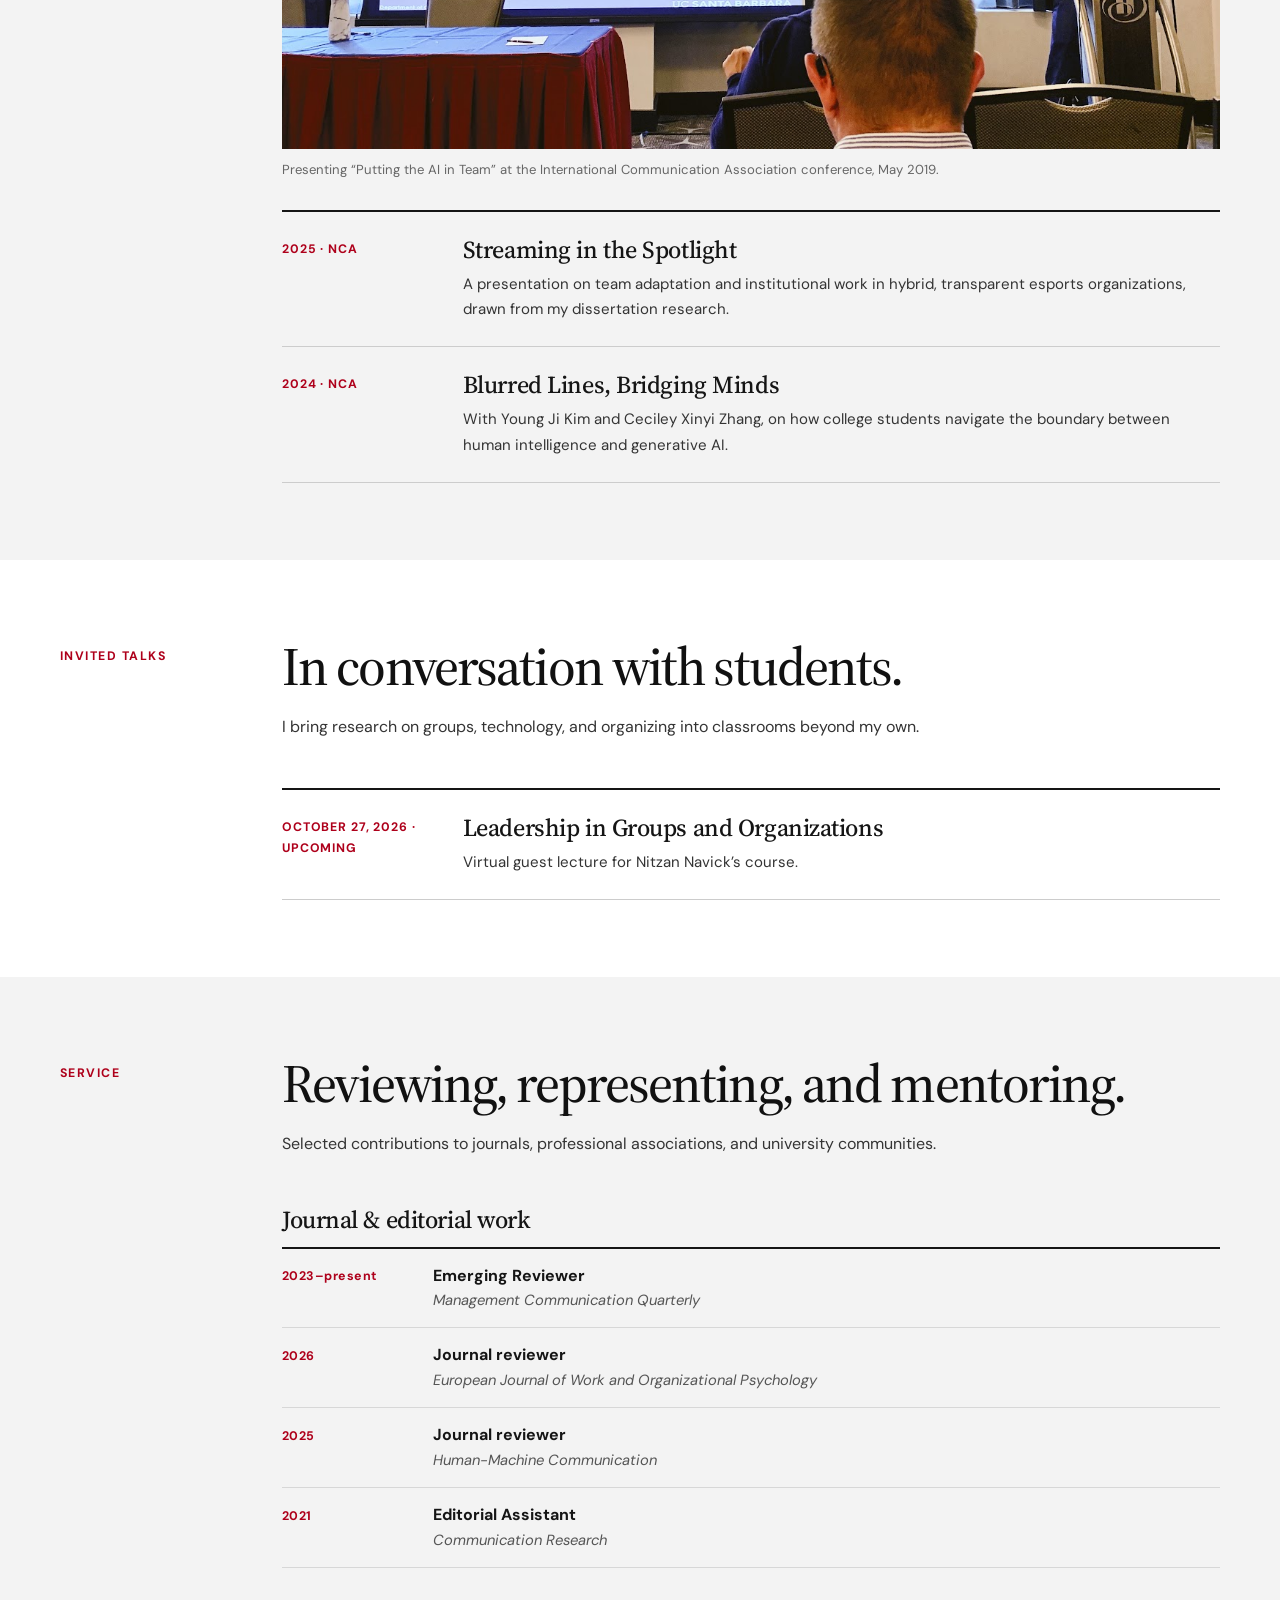
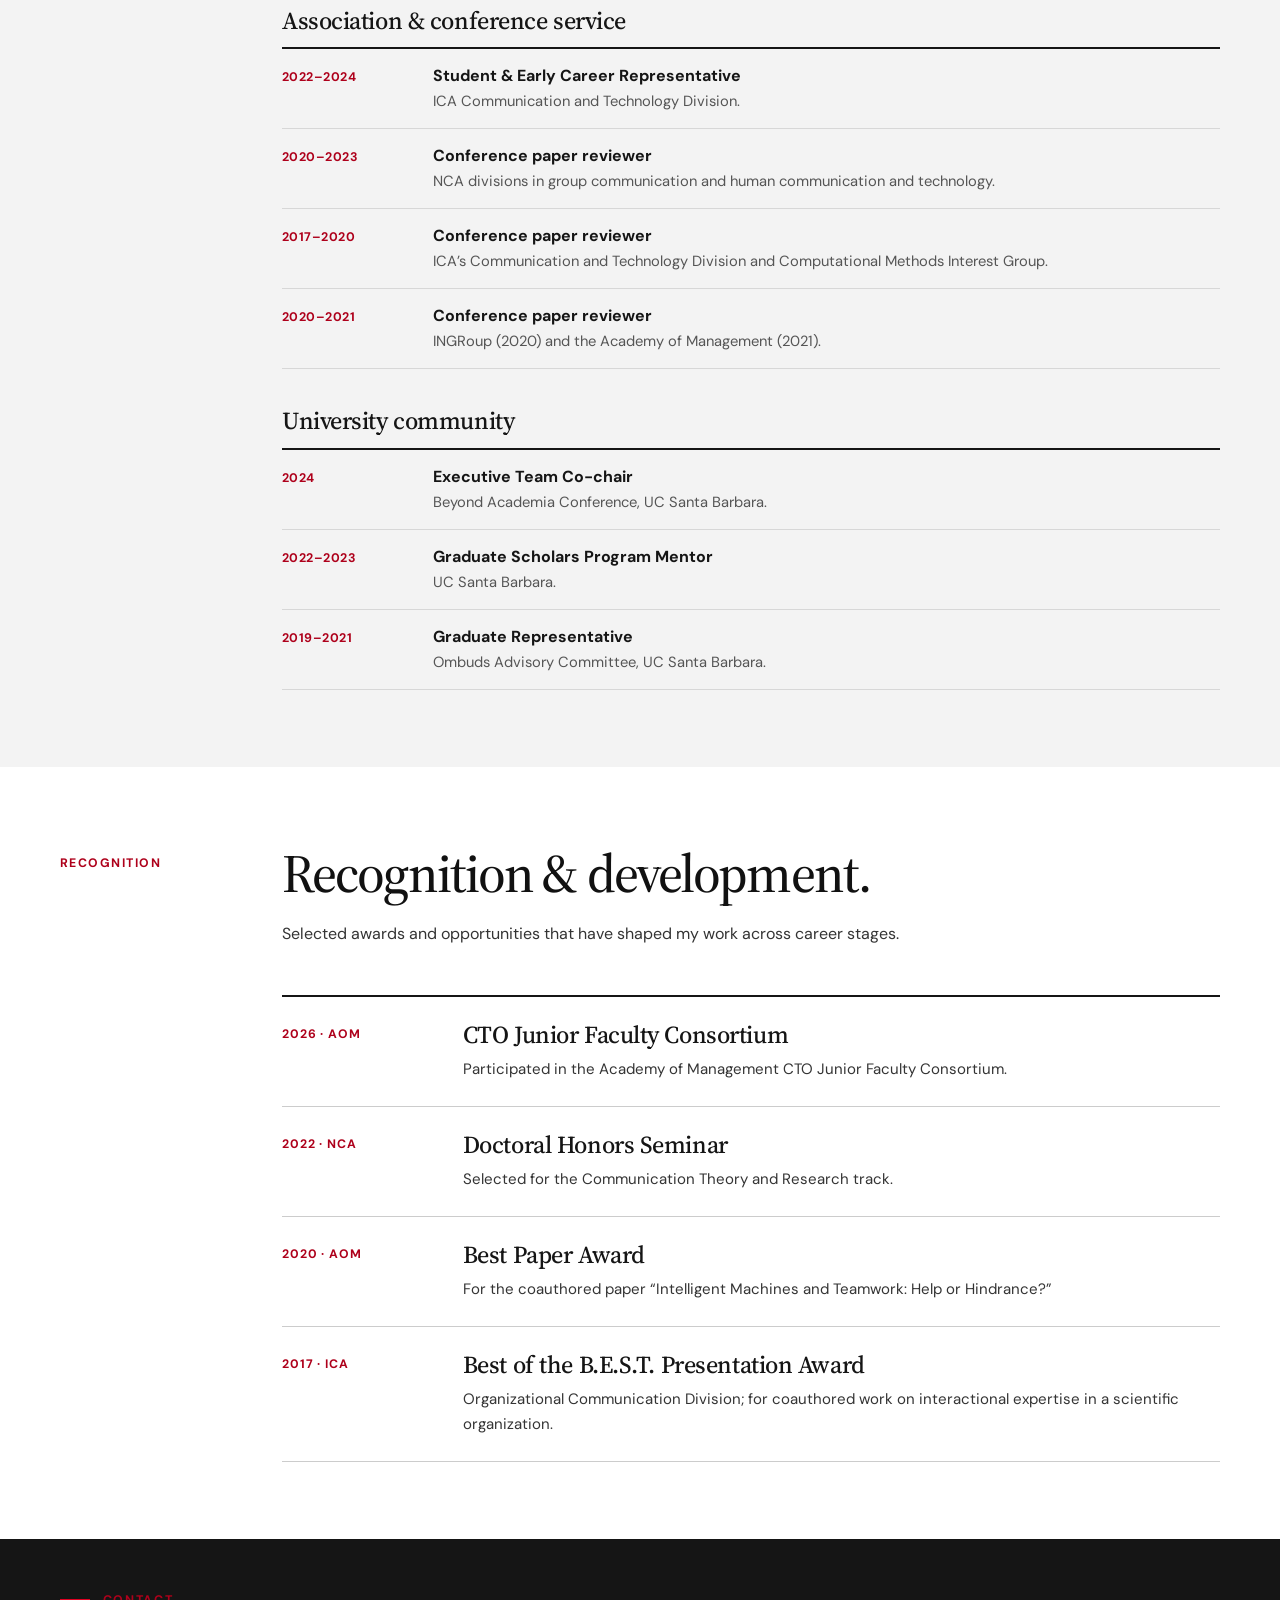
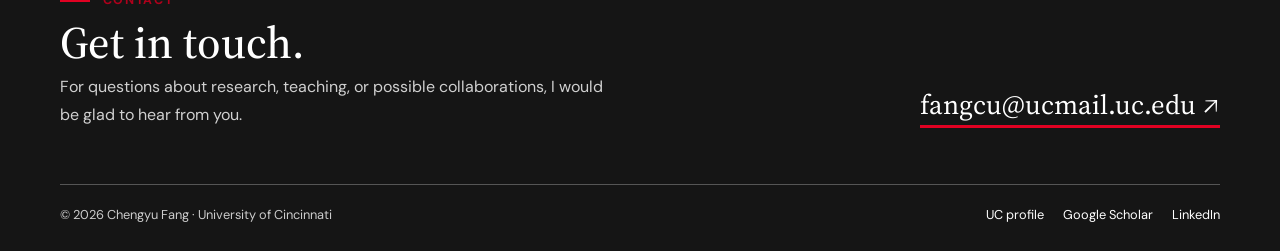
<file: activities.html>
<!doctype html>
<html lang="en">
<head>
<meta charset="utf-8">
<meta name="viewport" content="width=device-width, initial-scale=1">
<meta http-equiv="refresh" content="0; url=/activities/">
<link rel="canonical" href="https://chengyufang.org/activities/">
<title>Activities | Chengyu Fang</title>
<script>location.replace("/activities/" + location.search + location.hash);</script>
</head>
<body><p>This page has moved to <a href="/activities/">Activities</a>.</p></body>
</html>
</file>
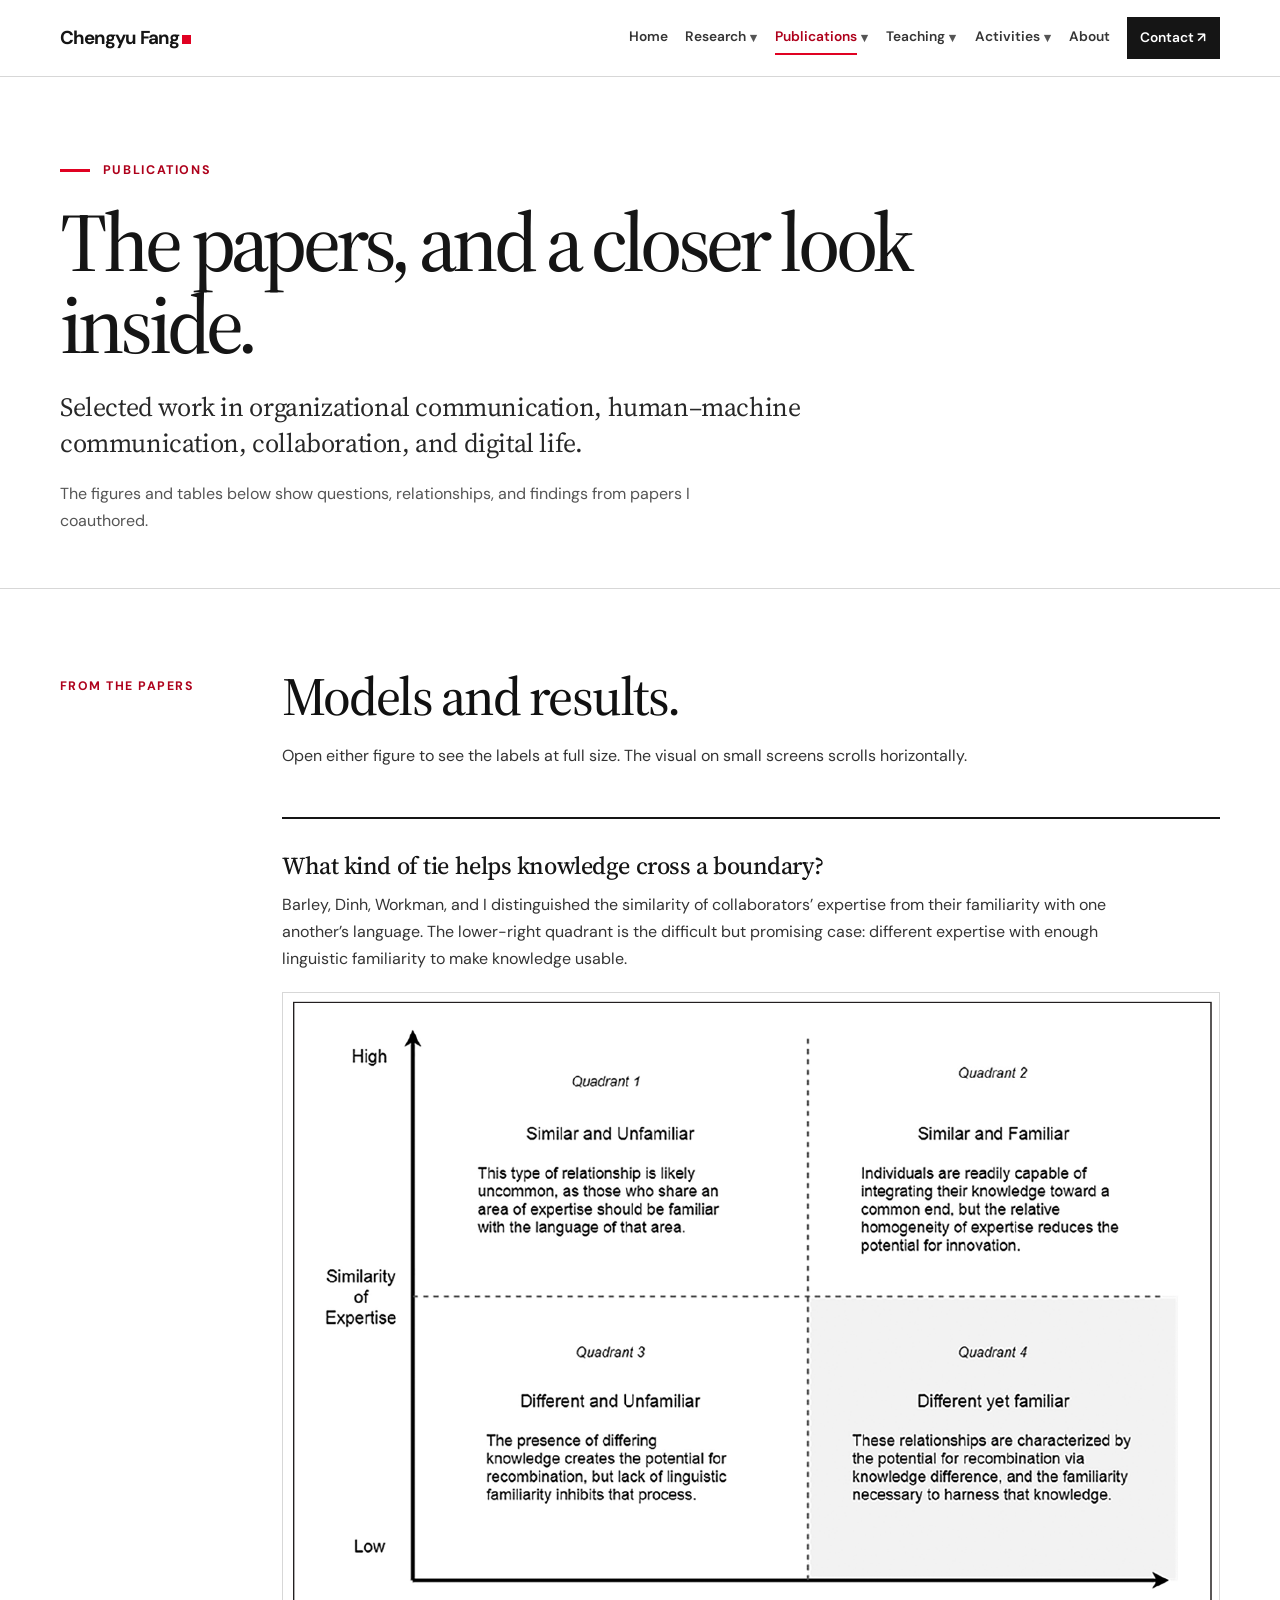
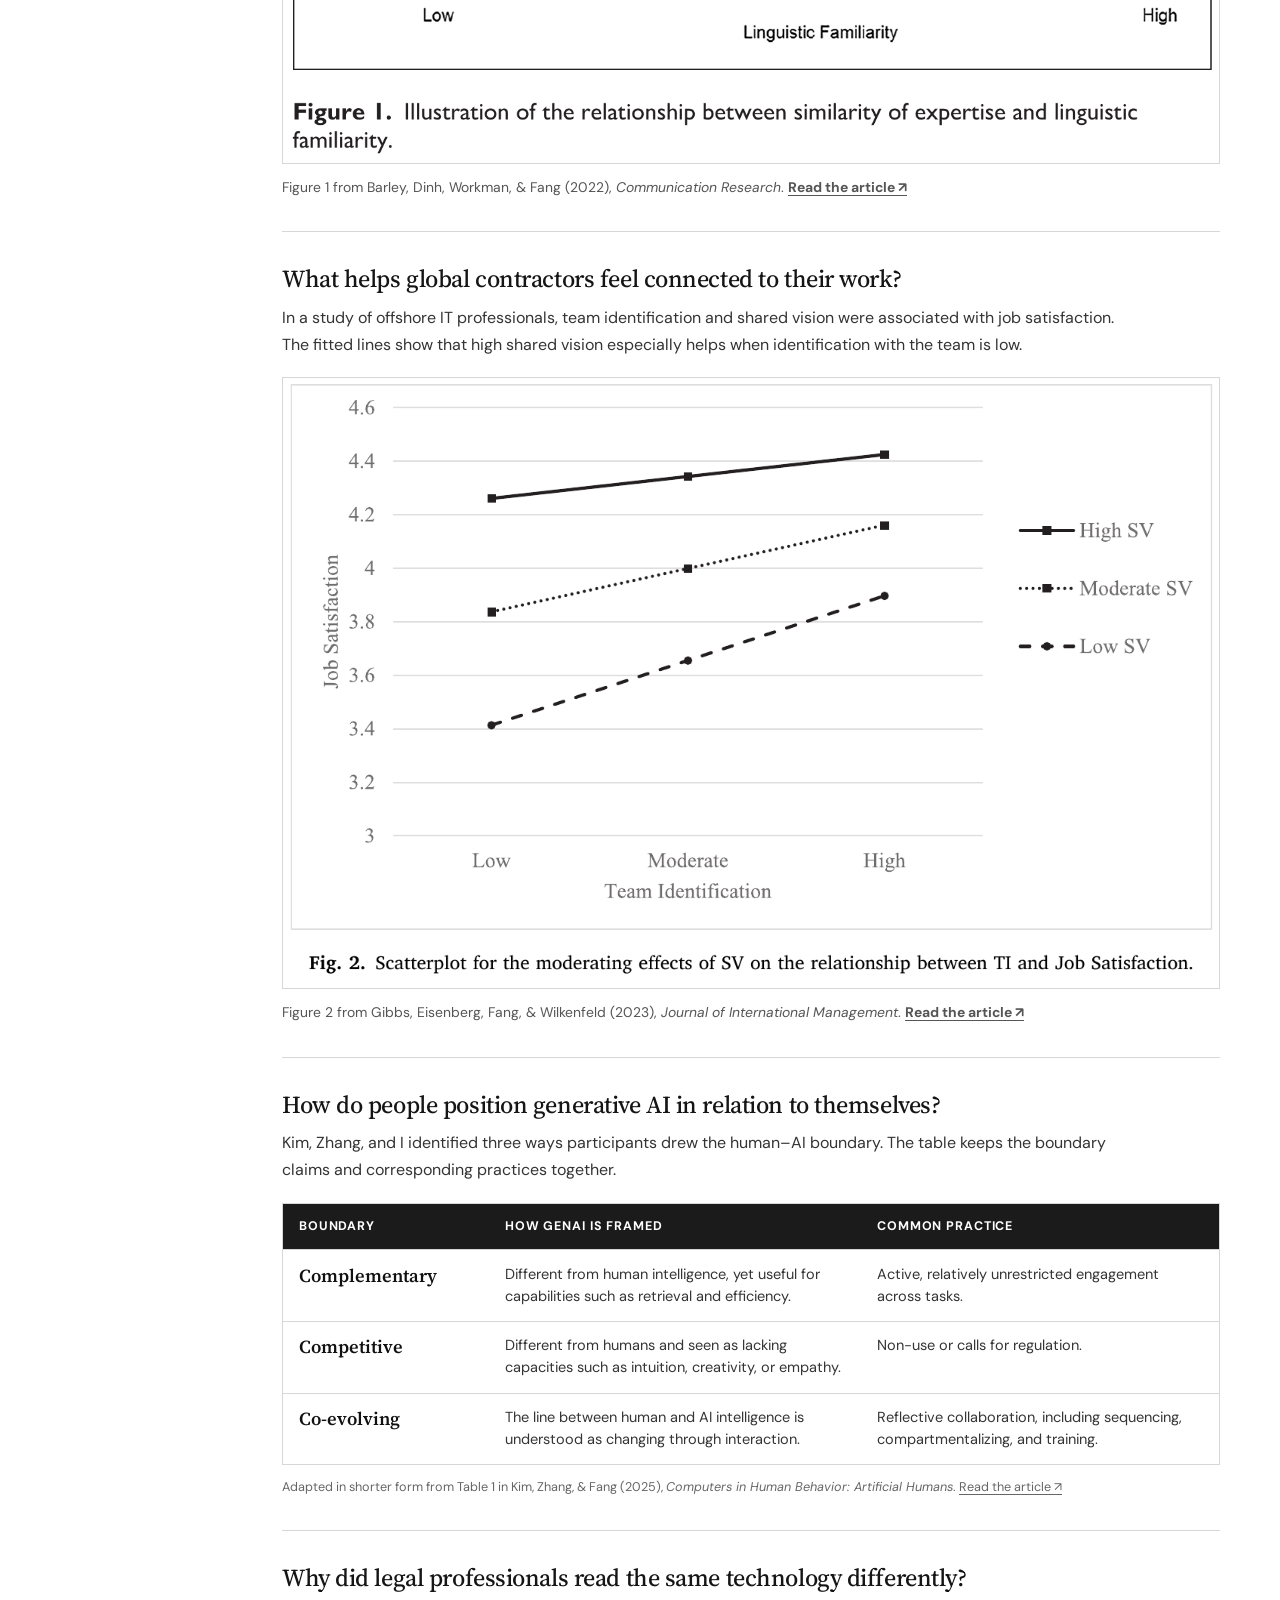
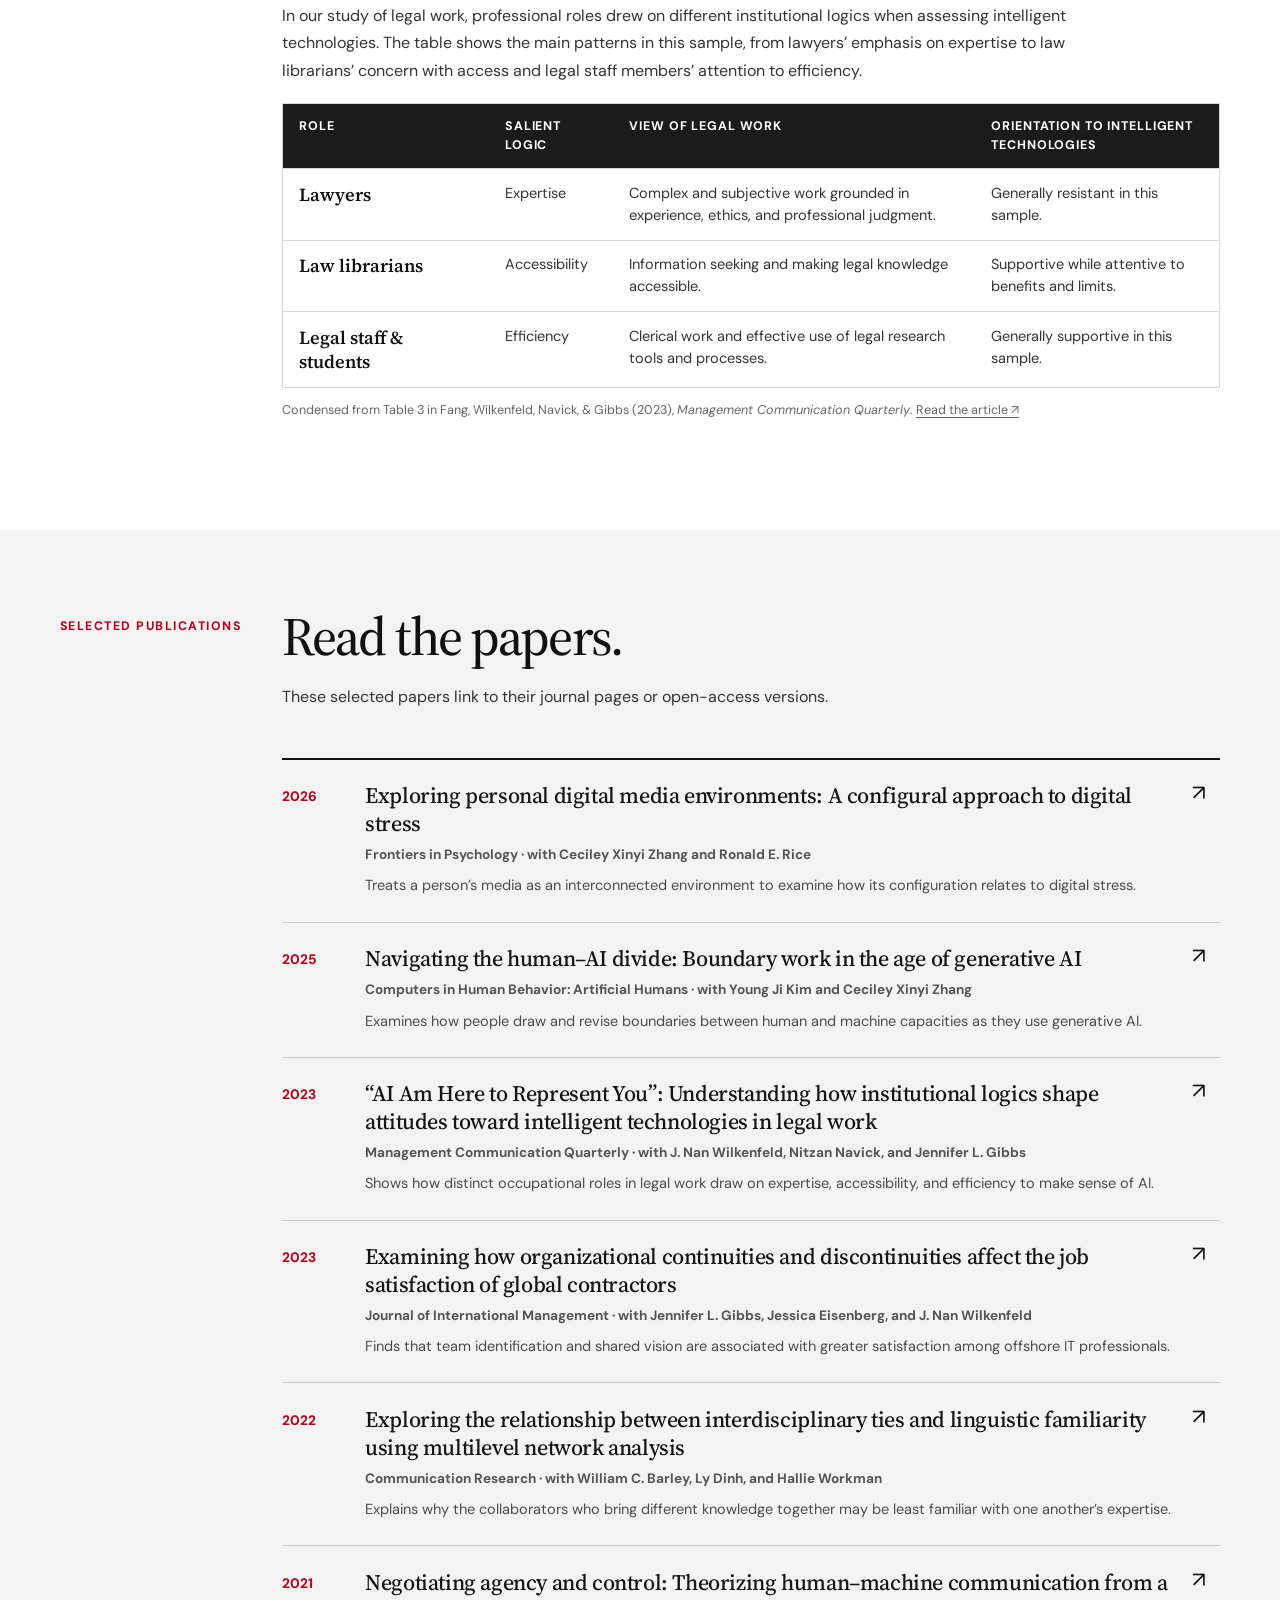
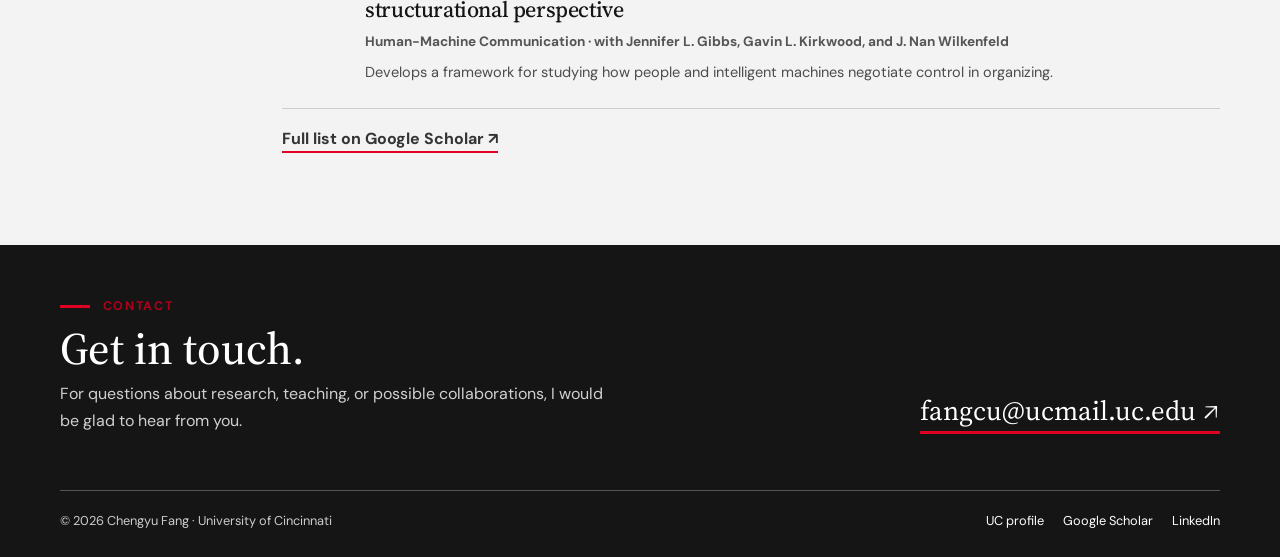
<file: publications.html>
<!doctype html>
<html lang="en">
<head>
<meta charset="utf-8">
<meta name="viewport" content="width=device-width, initial-scale=1">
<meta http-equiv="refresh" content="0; url=/publications/">
<link rel="canonical" href="https://chengyufang.org/publications/">
<title>Publications | Chengyu Fang</title>
<script>location.replace("/publications/" + location.search + location.hash);</script>
</head>
<body><p>This page has moved to <a href="/publications/">Publications</a>.</p></body>
</html>
</file>
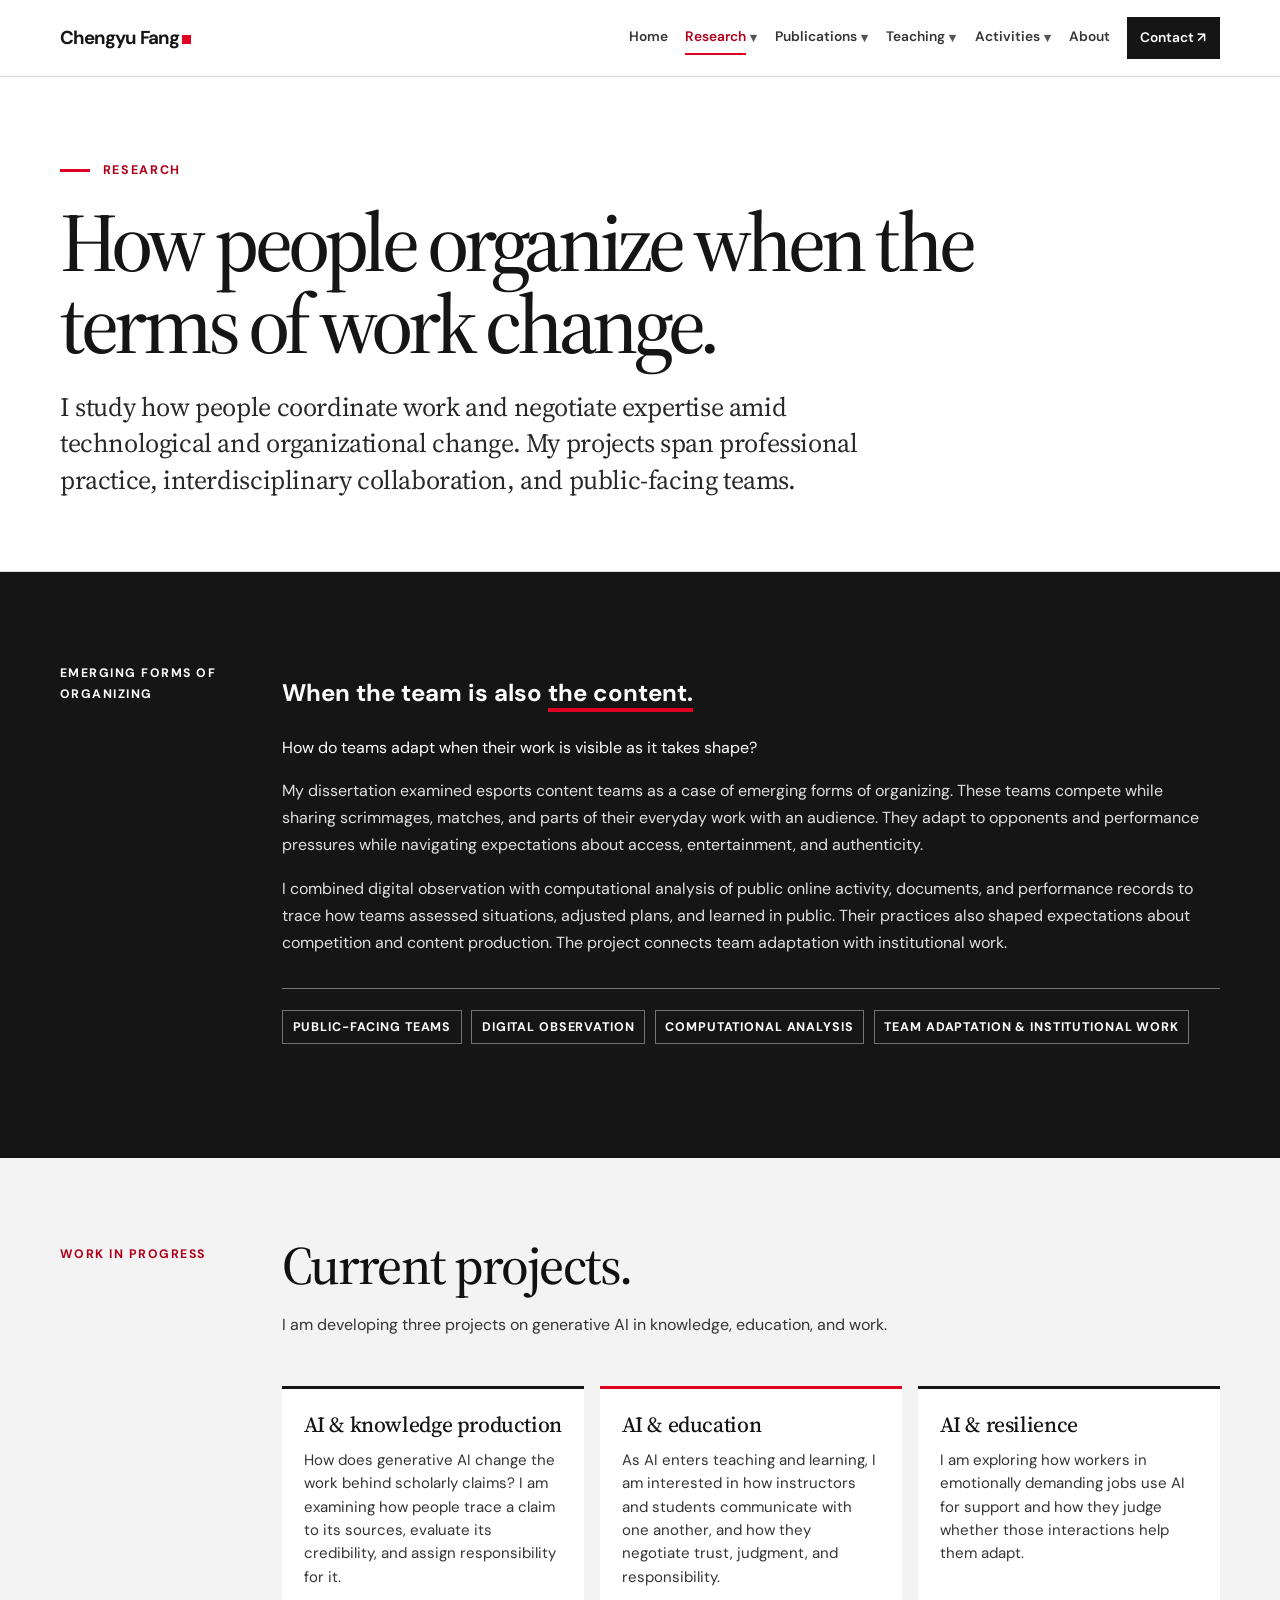
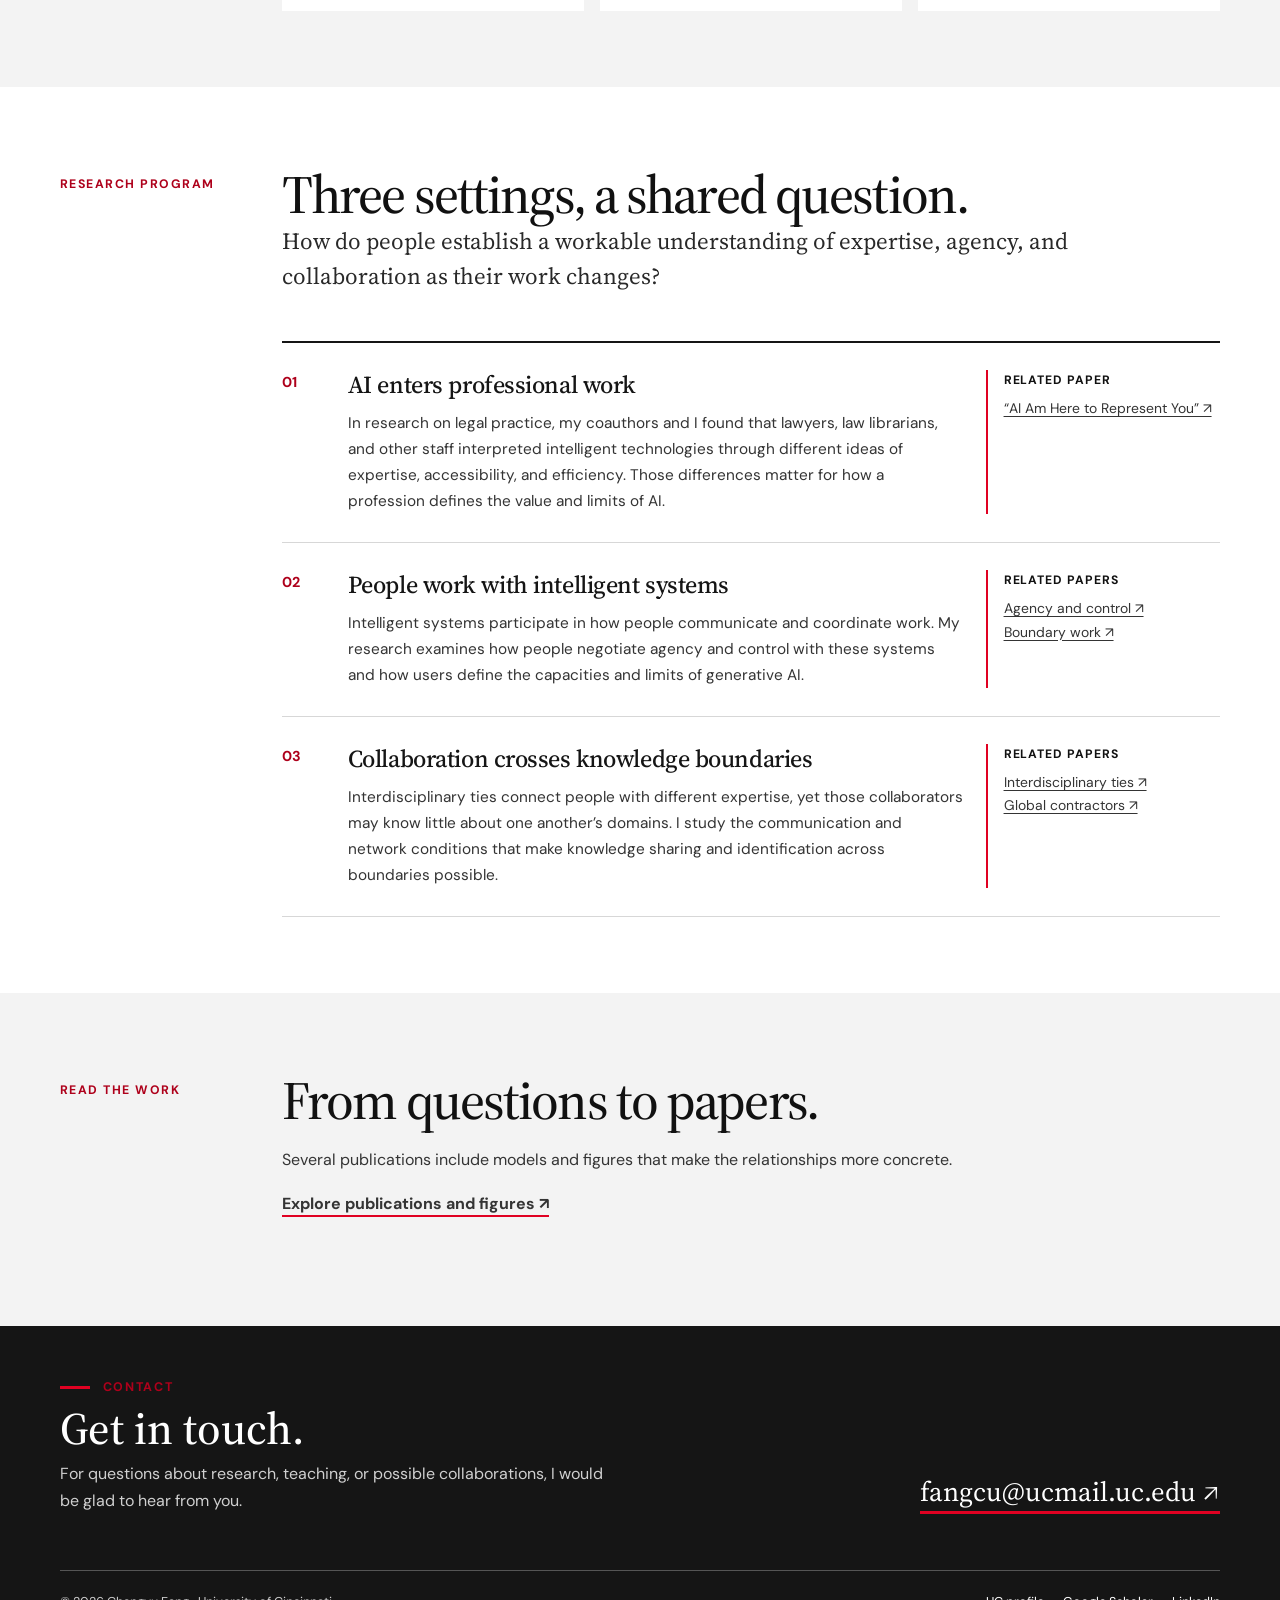
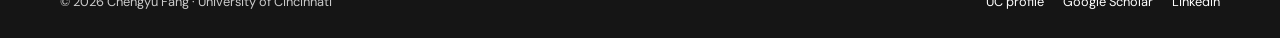
<file: research.html>
<!doctype html>
<html lang="en">
<head>
<meta charset="utf-8">
<meta name="viewport" content="width=device-width, initial-scale=1">
<meta http-equiv="refresh" content="0; url=/research/">
<link rel="canonical" href="https://chengyufang.org/research/">
<title>Research | Chengyu Fang</title>
<script>location.replace("/research/" + location.search + location.hash);</script>
</head>
<body><p>This page has moved to <a href="/research/">Research</a>.</p></body>
</html>
</file>
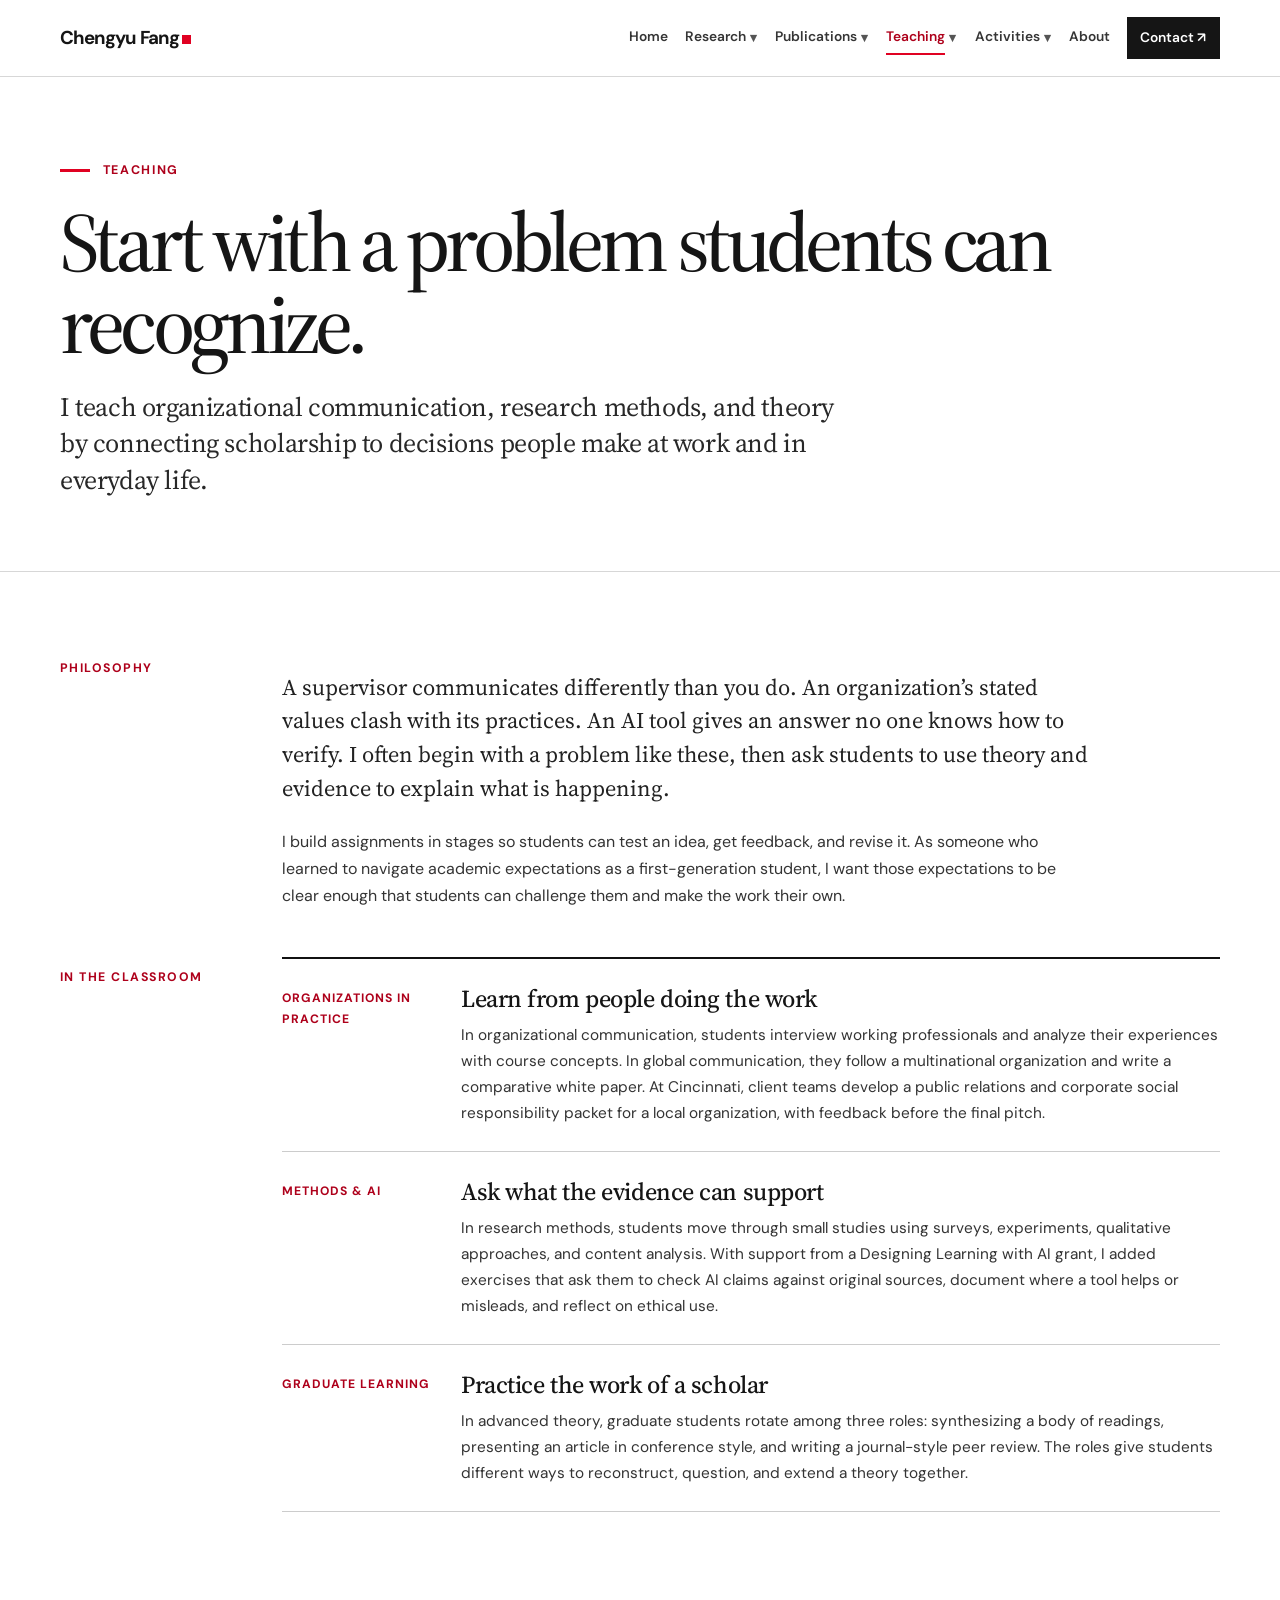
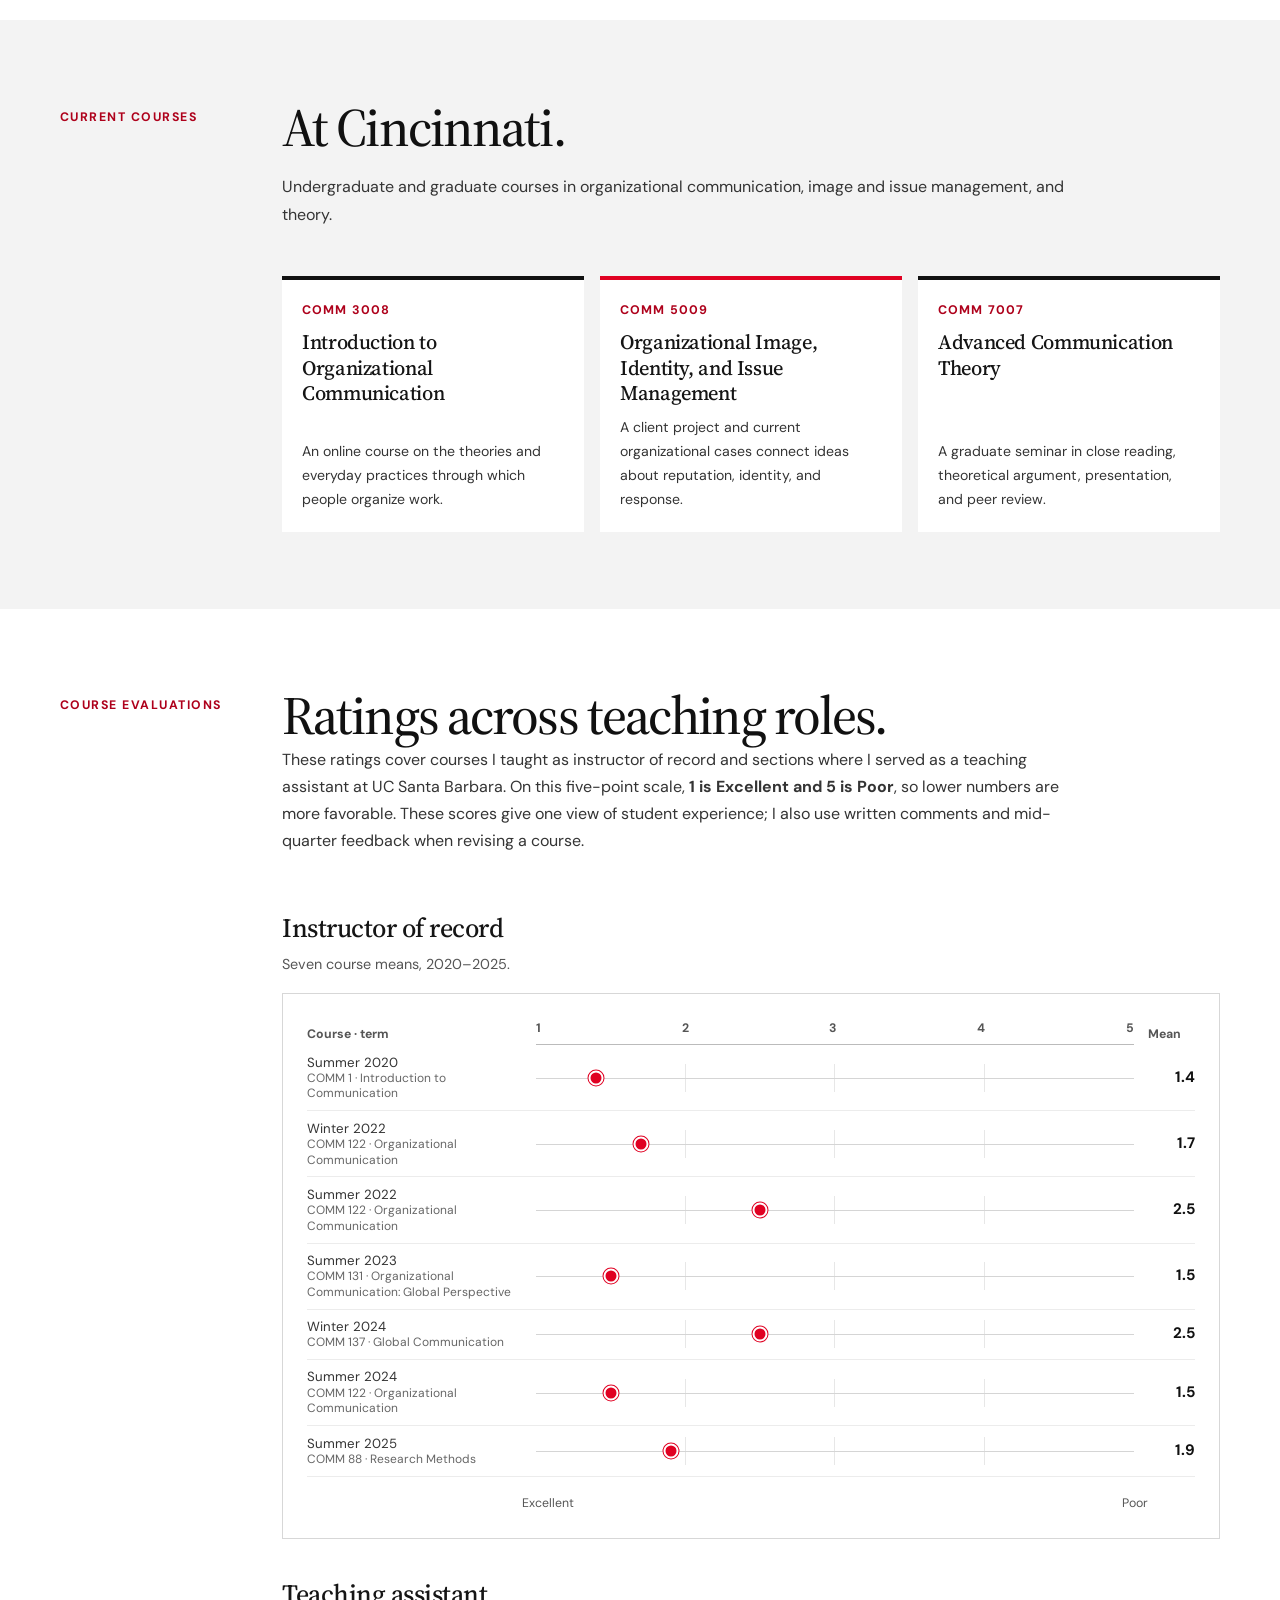
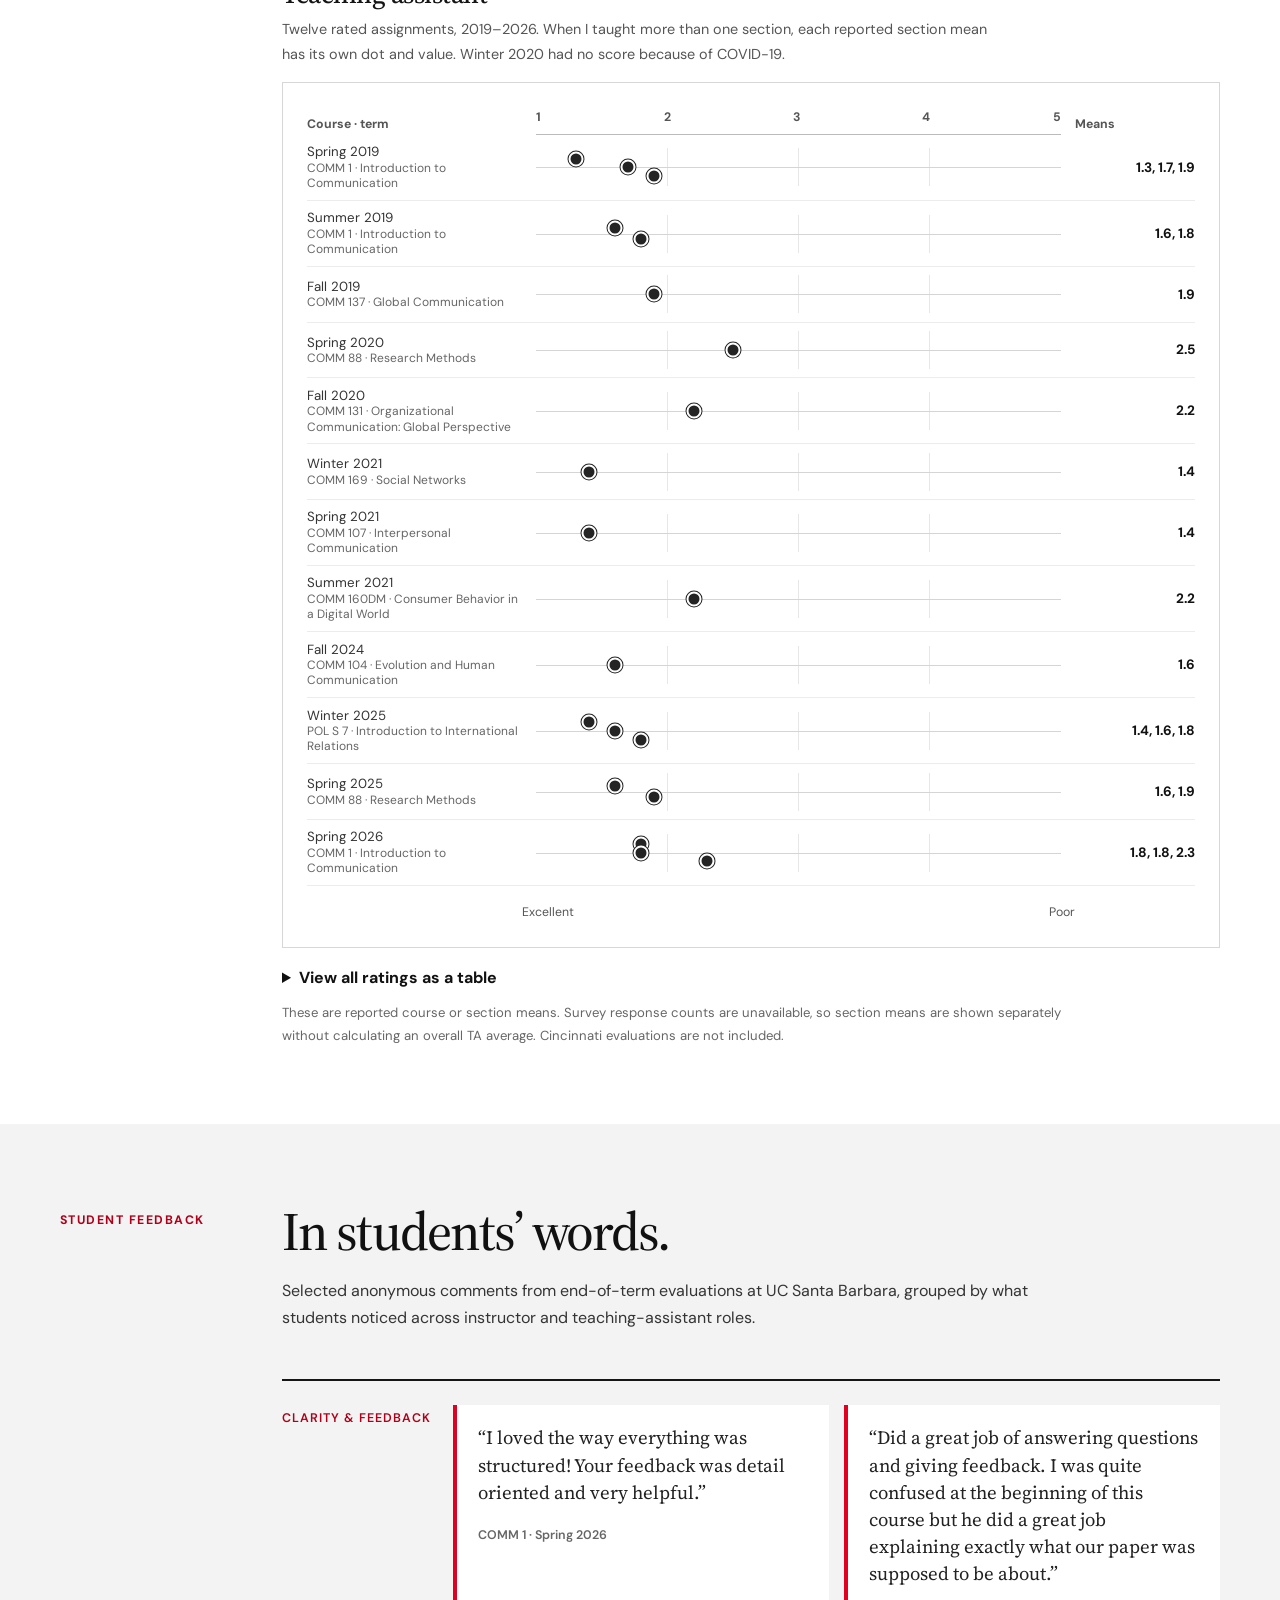
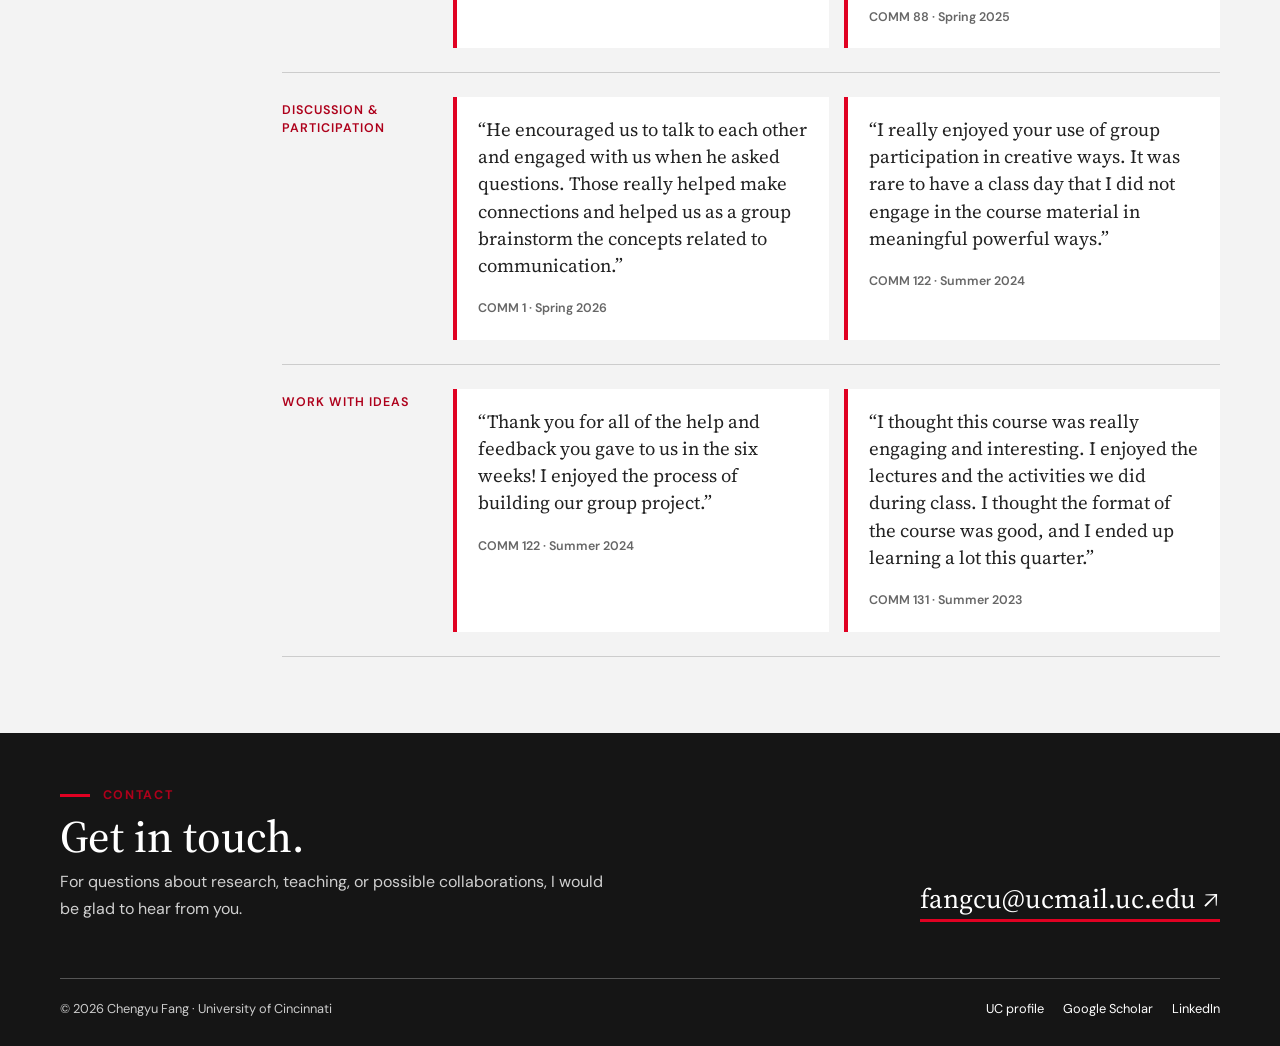
<file: teaching.html>
<!doctype html>
<html lang="en">
<head>
<meta charset="utf-8">
<meta name="viewport" content="width=device-width, initial-scale=1">
<meta http-equiv="refresh" content="0; url=/teaching/">
<link rel="canonical" href="https://chengyufang.org/teaching/">
<title>Teaching | Chengyu Fang</title>
<script>location.replace("/teaching/" + location.search + location.hash);</script>
</head>
<body><p>This page has moved to <a href="/teaching/">Teaching</a>.</p></body>
</html>
</file>
<file: styles.css>
@import url('https://fonts.googleapis.com/css2?family=DM+Sans:wght@400;500;600;700&family=Source+Serif+4:opsz,wght@8..60,400;8..60,500;8..60,600&display=swap');
:root{--red:#e00122;--red-dark:#ae001b;--ink:#151515;--body:#343434;--muted:#5d5d5d;--wash:#f3f3f3;--line:#d7d7d7;--white:#fff;--sans:'DM Sans',Arial,sans-serif;--serif:'Source Serif 4',Georgia,serif}
*{box-sizing:border-box}
html{scroll-behavior:smooth}
body{margin:0;background:#fff;color:var(--body);font:400 1rem/1.7 var(--sans)}
a{color:inherit;text-underline-offset:3px}a:hover{color:var(--red-dark)}a:focus-visible,summary:focus-visible{outline:3px solid var(--red);outline-offset:4px}
::selection{background:#e0012238;color:#111}
.wrap{width:min(calc(100% - 56px),1160px);margin-inline:auto}
.skip{position:absolute;left:1rem;top:-100px;background:#fff;padding:.5rem 1rem;z-index:30}.skip:focus{top:1rem}
.masthead{position:sticky;top:0;z-index:10;background:#fff;border-bottom:1px solid var(--line)}
.nav{min-height:76px;display:flex;align-items:center;justify-content:space-between;gap:1.5rem}
.signature{white-space:nowrap;text-decoration:none;color:var(--ink);font-size:1.17rem;font-weight:700;letter-spacing:-.05em}
.signature i{display:inline-block;width:9px;height:9px;background:var(--red);margin-left:3px}
.nav-links{display:flex;align-items:center;gap:clamp(.8rem,2.1vw,1.8rem)}
.nav-links a{text-decoration:none;white-space:nowrap;font-weight:600;font-size:.86rem;color:#353535;padding:.25rem 0;border-bottom:2px solid transparent}
.nav-links a:hover,.nav-links a[aria-current="page"]{color:var(--red-dark);border-color:var(--red)}
.nav-links .nav-contact{background:var(--ink);color:#fff;padding:.57rem .85rem;border:0}.nav-links .nav-contact:hover{background:var(--red-dark);color:#fff}
.eyebrow{display:flex;align-items:center;gap:.8rem;color:var(--red-dark);text-transform:uppercase;letter-spacing:.13em;font-size:.78rem;font-weight:700}
.eyebrow:before{content:"";width:30px;height:3px;background:var(--red);flex:none}
h1,h2,h3,h4,p{overflow-wrap:break-word}
h1,h2,h3,h4{color:var(--ink)}
.display{font:500 clamp(3.5rem,7.2vw,6.8rem)/.99 var(--serif);letter-spacing:-.058em;margin:1.2rem 0 1.45rem}
.page-intro{padding:5.2rem 0 3.4rem;border-bottom:1px solid var(--line)}
.page-intro .display{font-size:clamp(3.6rem,6.5vw,6.1rem);max-width:1000px}
.lede{font:400 clamp(1.32rem,2.05vw,1.84rem)/1.4 var(--serif);letter-spacing:-.015em;color:#282828;max-width:800px;margin:0 0 1.1rem}
.page-intro .detail{max-width:720px;margin:0;color:#555}
.home-hero{display:grid;grid-template-columns:minmax(0,1.5fr) minmax(215px,.55fr);align-items:center;gap:clamp(2rem,6vw,6rem);padding:6rem 0 5rem}
.home-hero .lede{max-width:760px}.home-hero .detail{max-width:690px;color:#515151;margin:0 0 1.8rem}
.hero-links{display:flex;gap:1rem 1.5rem;align-items:center;flex-wrap:wrap}
.button{display:inline-flex;align-items:center;gap:1.3rem;background:var(--red);color:#fff;font-weight:700;font-size:.9rem;text-decoration:none;padding:.77rem 1.05rem}.button:hover{background:var(--red-dark);color:#fff}
.inline-link{font-weight:700;text-decoration:none;border-bottom:2px solid var(--red);padding-bottom:.1rem}.inline-link:hover{color:var(--red-dark)}
.identity{justify-self:end;width:min(100%,282px);border-top:6px solid var(--red);background:var(--wash);padding:1.3rem}
.portrait{width:100%;max-width:200px;height:auto;aspect-ratio:180/231;object-fit:cover;display:block;margin:0 auto 1.25rem}
.identity strong,.identity span{display:block}.identity strong{color:#111;line-height:1.4}.identity span{font-size:.86rem;color:#555;margin-top:.32rem;line-height:1.5}
.identity a{display:inline-block;margin-top:.9rem;font-size:.82rem;font-weight:700;text-decoration-color:var(--red)}
.home-index{background:var(--wash);padding:4.4rem 0 5.4rem}
.section-title{font:500 clamp(2.3rem,4vw,3.6rem)/1.12 var(--serif);letter-spacing:-.035em;margin:0 0 1.3rem}
.index-grid{display:grid;grid-template-columns:repeat(2,minmax(0,1fr));gap:1rem;margin-top:1.8rem}
.index-card{display:block;text-decoration:none;background:#fff;border-top:4px solid var(--ink);padding:1.4rem 1.5rem 1.5rem;min-height:190px;transition:transform .16s ease,border-color .16s ease}
.index-card:nth-child(2),.index-card:nth-child(3){border-color:var(--red)}.index-card:hover{transform:translateY(-3px);color:inherit;border-color:var(--red-dark)}
.index-card small{display:block;text-transform:uppercase;letter-spacing:.12em;color:var(--red-dark);font-size:.75rem;font-weight:700}
.index-card strong{display:block;font:500 1.7rem/1.23 var(--serif);color:#111;margin:.55rem 0}
.index-card span{display:block;max-width:450px;font-size:.94rem;color:#565656}
.home-about{border-top:1px solid var(--line);padding:2rem 0;display:flex;align-items:center;justify-content:space-between;gap:1.5rem}.home-about p{margin:0;max-width:760px}
.section{padding:4.8rem 0;scroll-margin-top:90px}.section.wash{background:var(--wash)}
.split-head{display:grid;grid-template-columns:190px minmax(0,1fr);gap:2rem;margin-bottom:2rem}
.section-label{font-size:.77rem;letter-spacing:.12em;text-transform:uppercase;font-weight:700;color:var(--red-dark);padding-top:.6rem}
.split-body{margin-left:222px}.split-body>p:first-child{margin-top:0}
.section h2{font:500 clamp(2.4rem,4.2vw,3.8rem)/1.12 var(--serif);letter-spacing:-.035em;margin:0;color:#111}
.section h3{font:500 1.52rem/1.26 var(--serif);letter-spacing:-.018em;margin:0 0 .55rem}
.section p{max-width:810px}.section .sublead{font:400 clamp(1.18rem,1.8vw,1.5rem)/1.48 var(--serif);color:#292929;margin:0 0 1rem}
.dark-feature{background:#151515;color:#ececec;padding:5.1rem 0}.dark-feature .section-label,.dark-feature h2,.dark-feature .sublead{color:#fff}
.dark-feature h2 em{font-style:normal;border-bottom:4px solid var(--red)}.dark-feature p{color:#e0e0e0}
.pill-row{display:flex;flex-wrap:wrap;gap:.6rem;border-top:1px solid #777;padding-top:1.3rem;margin-top:2rem}.pill-row span{font-size:.78rem;color:#fff;text-transform:uppercase;letter-spacing:.07em;font-weight:700;padding:.35rem .6rem;border:1px solid #737373}
.research-list{border-top:2px solid var(--ink)}.research-item{display:grid;grid-template-columns:45px minmax(0,1fr) minmax(170px,.38fr);gap:1.3rem;border-bottom:1px solid var(--line);padding:1.7rem 0}
.research-item .num{color:var(--red-dark);font-weight:700;font-size:.9rem}.research-item h3{margin:0 0 .6rem}.research-item p{margin:0;font-size:.96rem}
.related{border-left:2px solid var(--red);padding-left:1rem;font-size:.87rem}.related b{display:block;font-size:.76rem;text-transform:uppercase;letter-spacing:.08em;color:#111;margin-bottom:.4rem}
.figure-study{padding:2rem 0;border-top:1px solid var(--line)}.figure-study:first-child{border-top:2px solid var(--ink)}
.figure-study h3{max-width:780px}.figure-study .study-intro{max-width:850px;margin:.3rem 0 1.2rem}
.figure-study figure{margin:0}.figure-frame{border:1px solid var(--line);background:#fff;overflow-x:auto}
.figure-frame img{display:block;width:100%;min-width:760px;height:auto}.figure-study figcaption{font-size:.87rem;color:#555;margin-top:.75rem;max-width:920px}
.figure-study figcaption a{font-weight:700}.figure-study .source-note{font-size:.79rem;color:#666}
.table-scroll{overflow-x:auto;background:#fff;border:1px solid var(--line)}
table{width:100%;border-collapse:collapse;text-align:left;font-size:.91rem;line-height:1.5}
th,td{vertical-align:top;border-bottom:1px solid var(--line);padding:.84rem 1rem}
thead th{background:#1b1b1b;color:#fff;font-size:.78rem;text-transform:uppercase;letter-spacing:.07em}tbody tr:last-child td,tbody tr:last-child th{border:0}
.boundary-table{min-width:670px}.boundary-table tbody th{width:22%;font:600 1.15rem/1.3 var(--serif);color:#111}
.source-note{font-size:.82rem;color:#666;margin:.7rem 0 0}
.pub-list{border-top:2px solid #111}.pub{display:grid;grid-template-columns:64px minmax(0,1fr) 28px;gap:1.2rem;border-bottom:1px solid #ccc;padding:1.4rem 0}
.pub-year{font-size:.86rem;font-weight:700;color:var(--red-dark);padding-top:.2rem}.pub h3{font-size:1.38rem;margin:0 0 .35rem}.pub .journal{font-size:.85rem;color:#555;font-weight:700;margin:.1rem 0 .5rem}.pub p:last-child{font-size:.91rem;color:#4c4c4c;margin:0}.pub>a{font-size:1.35rem;text-decoration:none;line-height:1.1;color:#111}
.teaching-intro{max-width:850px}.teaching-intro p:first-child{font:400 1.4rem/1.5 var(--serif);color:#222}
.teaching-examples{border-top:2px solid #111}.teaching-example{display:grid;grid-template-columns:155px minmax(0,1fr);gap:1.5rem;border-bottom:1px solid #ccc;padding:1.55rem 0}
.teaching-example b{font-size:.76rem;color:var(--red-dark);letter-spacing:.08em;text-transform:uppercase;padding-top:.28rem}.teaching-example h3{margin:0 0 .45rem}.teaching-example p{margin:0;font-size:.96rem}
.course-grid{display:grid;grid-template-columns:repeat(3,minmax(0,1fr));gap:1rem}.course{background:#fff;border-top:4px solid #111;padding:1.25rem;min-height:200px;display:flex;flex-direction:column}
.course:nth-child(2){border-color:var(--red)}.course b{font-size:.78rem;color:var(--red-dark);letter-spacing:.09em}.course h3{font-size:1.28rem;margin:.55rem 0}.course p{font-size:.88rem;margin:auto 0 0}
.chart-intro{max-width:800px;margin:0 0 1.7rem}.rating-chart{border:1px solid var(--line);padding:1.5rem;background:#fff}
.rating-scale{display:grid;grid-template-columns:215px 1fr 47px;gap:.9rem;align-items:end;font-size:.77rem;font-weight:700;color:#555}
.rating-scale .ticks{display:flex;justify-content:space-between;border-bottom:1px solid #bbb;padding-bottom:.35rem}
.rating-row{display:grid;grid-template-columns:215px 1fr 47px;align-items:center;gap:.9rem;padding:.52rem 0;border-bottom:1px solid #ececec}
.rating-row:last-child{border-bottom:0}.rating-label{font-size:.83rem;line-height:1.3}.rating-label small{display:block;color:#666;font-size:.75rem}
.rating-track{height:28px;position:relative;background:linear-gradient(to right,transparent calc(25% - .5px),#e7e7e7 calc(25% - .5px),#e7e7e7 calc(25% + .5px),transparent calc(25% + .5px),transparent calc(50% - .5px),#e7e7e7 calc(50% - .5px),#e7e7e7 calc(50% + .5px),transparent calc(50% + .5px),transparent calc(75% - .5px),#e7e7e7 calc(75% - .5px),#e7e7e7 calc(75% + .5px),transparent calc(75% + .5px))}
.rating-track:before{content:"";position:absolute;left:0;right:0;top:50%;height:1px;background:#d5d5d5}
.rating-dot{position:absolute;top:50%;left:var(--pos);height:15px;width:15px;border-radius:50%;background:var(--red);border:2px solid #fff;box-shadow:0 0 0 1px var(--red);transform:translate(-50%,-50%)}
.rating-value{font-size:.95rem;font-weight:700;color:#111;text-align:right}.chart-ends{display:flex;justify-content:space-between;margin:1rem 47px 0 215px;gap:1rem;font-size:.77rem;color:#555}
.rating-table{margin-top:1rem}.rating-table summary{cursor:pointer;font-weight:700;color:#111}.rating-table table{margin-top:1rem;background:#fff}.rating-table thead th{background:#333}
.feedback-grid{display:grid;grid-template-columns:repeat(2,minmax(0,1fr));gap:1rem}.feedback-grid blockquote{margin:0;background:#fff;border-left:4px solid var(--red);padding:1.2rem 1.35rem}
.feedback-grid p{font:400 1.17rem/1.45 var(--serif);margin:0 0 .9rem;color:#222}.feedback-grid cite{font:600 .78rem/1.45 var(--sans);color:#666}
.feedback-groups{border-top:2px solid var(--ink)}.feedback-group{display:grid;grid-template-columns:150px minmax(0,1fr);gap:1.3rem;padding:1.5rem 0;border-bottom:1px solid #ccc}
.feedback-group h3{font:600 .78rem/1.45 var(--sans);text-transform:uppercase;letter-spacing:.08em;color:var(--red-dark);margin:.25rem 0 0}.feedback-group .feedback-grid{gap:.9rem}
.activity-grid{display:grid;grid-template-columns:repeat(2,minmax(0,1fr));gap:1rem}.activity-card{background:#fff;border-top:3px solid var(--red);padding:1.4rem}
.activity-card h3{margin:.1rem 0 .6rem}.activity-card p{font-size:.94rem;margin:0}.activity-card .date{font-size:.76rem;text-transform:uppercase;letter-spacing:.1em;font-weight:700;color:var(--red-dark)}
.archive-photo{margin:0 0 1.8rem}.archive-photo img{display:block;width:100%;height:auto}.archive-photo figcaption{font-size:.82rem;color:#666;margin-top:.6rem}
.presentation-list,.service-list{border-top:2px solid var(--ink)}.presentation,.service-row{display:grid;grid-template-columns:160px minmax(0,1fr);gap:1.3rem;padding:1.45rem 0;border-bottom:1px solid #ccc}
.presentation .date,.service-row .date{font-size:.77rem;font-weight:700;letter-spacing:.07em;text-transform:uppercase;color:var(--red-dark);padding-top:.25rem}.presentation h3,.service-row h3{margin:0 0 .4rem}.presentation p,.service-row p{margin:0;font-size:.94rem}
.venue-list{border-top:2px solid #111;columns:2;column-gap:2rem;list-style:none;padding:0;margin:1.5rem 0}.venue-list li{break-inside:avoid;border-bottom:1px solid var(--line);padding:.67rem 0;font-size:.94rem}
.association-list{list-style:none;padding:0;display:grid;grid-template-columns:repeat(2,minmax(0,1fr));column-gap:2rem;border-top:2px solid var(--ink)}.association-list li{border-bottom:1px solid var(--line);padding:.8rem 0;font-size:.96rem}
.service-group+.service-group{margin-top:2.35rem}.service-group h3{margin:0 0 .7rem}.service-entries{border-top:2px solid var(--ink)}.service-entry{display:grid;grid-template-columns:130px minmax(0,1fr);gap:1.3rem;border-bottom:1px solid var(--line);padding:1rem 0}.service-year{font-size:.78rem;letter-spacing:.04em;font-weight:700;color:var(--red-dark);padding-top:.12rem}.service-entry h4{font:700 1rem/1.35 var(--sans);margin:0 0 .2rem}.service-entry p{font-size:.92rem;line-height:1.5;color:#555;margin:0}
.project-grid{display:grid;grid-template-columns:repeat(3,minmax(0,1fr));gap:1rem}.project-card{background:#fff;border-top:3px solid var(--ink);padding:1.35rem}.project-card:nth-child(2){border-color:var(--red)}.project-card h3{font-size:1.35rem;margin:0 0 .7rem}.project-card p{font-size:.94rem;line-height:1.55;margin:0}
.about-grid{display:grid;grid-template-columns:minmax(0,1.55fr) minmax(220px,.7fr);gap:3rem}.about-copy{max-width:760px;font-size:1.04rem}.about-copy p{margin:0 0 1.35rem}
.fact-list{border-top:2px solid #111}.fact{border-bottom:1px solid #ccc;padding:1rem 0}.fact b{display:block;color:var(--red-dark);font-size:.75rem;text-transform:uppercase;letter-spacing:.09em;margin-bottom:.26rem}.fact span{font-size:.91rem}
.footer{background:#151515;color:#ededed;padding:3.2rem 0 1.6rem}.footer-top{display:flex;justify-content:space-between;align-items:end;gap:2rem}.footer h2{font:500 clamp(2.2rem,3.5vw,3.3rem)/1.1 var(--serif);color:#fff;margin:.4rem 0}.footer p{margin:0;max-width:550px;color:#d0d0d0}.footer-email{font:400 clamp(1.22rem,2.3vw,1.7rem)/1.2 var(--serif);white-space:nowrap;text-decoration:none;border-bottom:3px solid var(--red);padding-bottom:.2rem;color:#fff}.footer-email:hover{color:#fff;border-color:#fff}
.footer-bottom{display:flex;justify-content:space-between;gap:1.5rem;border-top:1px solid #555;margin-top:3.5rem;padding-top:1.2rem;font-size:.8rem;color:#ccc}.footer-bottom a{color:#fff;text-decoration:none;margin-left:1.2rem}.footer-bottom a:hover{text-decoration:underline}
@media(max-width:930px){.split-head{grid-template-columns:145px 1fr}.split-body{margin-left:177px}.research-item{grid-template-columns:35px 1fr}.related{grid-column:2}.course-grid{grid-template-columns:repeat(2,1fr)}.rating-scale,.rating-row{grid-template-columns:165px 1fr 42px}.chart-ends{margin-left:165px;margin-right:42px}.feedback-group,.presentation,.service-row{grid-template-columns:120px 1fr}}
@media(max-width:710px){.wrap{width:min(calc(100% - 36px),1160px)}.nav{min-height:68px;align-items:flex-start;flex-direction:column;gap:.35rem;padding:.7rem 0}.nav-links{width:100%;overflow-x:auto;gap:1rem;padding-bottom:.13rem}.nav-links a{font-size:.8rem}.nav-links .nav-contact{background:transparent;color:#333;padding:.25rem 0}.nav-links .nav-contact:hover{background:transparent;color:var(--red-dark)}.home-hero{display:flex;flex-direction:column;align-items:stretch;padding:3.2rem 0 3.5rem}.identity{order:-1;align-self:flex-end;width:142px;padding:.55rem;margin-bottom:-2rem;border-top-width:5px}.portrait{width:100px;margin:0 auto}.identity strong,.identity span,.identity a{display:none}.display{font-size:clamp(3.5rem,14vw,5.5rem)}.page-intro{padding:3.6rem 0 2.7rem}.page-intro .display{font-size:clamp(3.5rem,12vw,5.3rem)}.index-grid,.course-grid,.feedback-grid,.activity-grid,.about-grid{grid-template-columns:1fr}.index-card{min-height:0}.home-about{display:block}.home-about a{display:inline-block;margin-top:1rem}.section{padding:3.7rem 0}.split-head{display:block;margin-bottom:1.4rem}.section-label{padding:0;margin-bottom:.8rem}.split-body{margin-left:0}.dark-feature{padding:3.7rem 0}.research-item{grid-template-columns:30px 1fr;gap:.7rem}.teaching-example{display:block}.teaching-example b{display:block;margin-bottom:.6rem}.feedback-group,.presentation,.service-row{display:block}.feedback-group h3,.presentation .date,.service-row .date{display:block;margin-bottom:.75rem}.venue-list{columns:1}.rating-chart{padding:1.05rem}.rating-scale,.rating-row{grid-template-columns:118px 1fr 35px;gap:.45rem}.rating-label{font-size:.72rem}.rating-label small{font-size:.68rem}.chart-ends{margin-left:118px;margin-right:35px;font-size:.7rem}.footer-top,.footer-bottom{display:block}.footer-email{display:inline-block;margin-top:1.5rem;white-space:normal}.footer-bottom a{margin:0 1rem 0 0}.footer-bottom>div{margin-top:.8rem}}
@media(prefers-reduced-motion:reduce){html{scroll-behavior:auto}.index-card{transition:none}}
.rating-block+.rating-block{margin-top:2.5rem}.rating-block h3{font:500 1.65rem/1.2 var(--serif);margin:0 0 .45rem}.rating-block>p{font-size:.9rem;color:#555;margin:0 0 1rem;max-width:720px}
.ta-chart .rating-scale,.ta-chart .rating-row{grid-template-columns:215px minmax(0,1fr) 120px}.ta-chart .chart-ends{margin-right:120px}.ta-chart .rating-track{height:38px}.ta-chart .rating-dot{top:var(--y,50%);background:#242424;box-shadow:0 0 0 1px #242424}.ta-chart .rating-value{font-size:.85rem;white-space:nowrap;font-variant-numeric:tabular-nums}
@media(max-width:930px) and (min-width:711px){.ta-chart .rating-scale,.ta-chart .rating-row{grid-template-columns:165px minmax(0,1fr) 110px}.ta-chart .chart-ends{margin-left:165px;margin-right:110px}}
@media(max-width:710px){.ta-chart .rating-scale{grid-template-columns:minmax(0,1fr) 92px}.ta-chart .rating-scale>span:first-child{display:none}.ta-chart .rating-row{grid-template-columns:minmax(0,1fr) 92px;row-gap:.15rem}.ta-chart .rating-label{grid-column:1/-1;font-size:.82rem}.ta-chart .rating-label small{font-size:.72rem}.ta-chart .rating-track{grid-column:1}.ta-chart .rating-value{grid-column:2;font-size:.77rem}.ta-chart .chart-ends{margin-left:0;margin-right:92px}}
@media(max-width:930px){.project-grid{grid-template-columns:repeat(2,minmax(0,1fr))}}
@media(max-width:710px){.association-list,.project-grid{grid-template-columns:1fr}.service-entry{display:block}.service-year{display:block;margin-bottom:.2rem}}
.section[id],.dark-feature[id]{scroll-margin-top:100px}
.home-current{background:var(--ink);color:#fff;padding:3.4rem 0 3.7rem}.home-current .eyebrow{color:#fff}.home-current-top{display:flex;align-items:end;justify-content:space-between;gap:1.5rem}.home-current h2{font:500 clamp(2.1rem,3.4vw,3.2rem)/1.15 var(--serif);letter-spacing:-.03em;color:#fff;margin:.65rem 0 0}.home-current-top a{font-size:.88rem;font-weight:700;text-decoration:none;border-bottom:2px solid var(--red);padding-bottom:.13rem;white-space:nowrap}.home-current-top a:hover{color:#fff;border-color:#fff}.home-current-grid{display:grid;grid-template-columns:repeat(3,minmax(0,1fr));gap:1.5rem;margin-top:2rem}.home-current-grid>div{border-top:1px solid #777;padding-top:1rem}.home-current-grid h3{font:500 1.38rem/1.25 var(--serif);color:#fff;margin:0 0 .45rem}.home-current-grid p{font-size:.9rem;line-height:1.55;color:#d2d2d2;margin:0}
@media(max-width:710px){.section[id],.dark-feature[id]{scroll-margin-top:116px}.home-current-top{display:block}.home-current-top a{display:inline-block;margin-top:1.1rem;white-space:normal}.home-current-grid{grid-template-columns:1fr;gap:1.2rem}.home-current{padding:3rem 0}}
.nav-links{gap:clamp(.65rem,1.3vw,1.15rem)}.nav-item{position:relative;display:flex;align-items:center;flex:none}.nav-toggle{border:0;background:transparent;color:#555;cursor:pointer;font:700 .82rem/1 var(--sans);padding:.35rem .12rem .35rem .24rem}.nav-toggle:hover,.nav-toggle:focus-visible{color:var(--red-dark)}.nav-toggle:focus-visible{outline:2px solid var(--red);outline-offset:2px}.nav-toggle span{display:inline-block;transition:transform .15s ease}.nav-item.is-open .nav-toggle span{transform:rotate(180deg)}
.nav-flyout{display:none;position:absolute;left:-.7rem;top:100%;width:230px;padding:.45rem;background:#fff;border:1px solid var(--line);box-shadow:0 12px 24px #00000025;z-index:12}.nav-item.is-open .nav-flyout{display:block}@media(hover:hover){.nav-item:hover:not(.suppress-hover) .nav-flyout{display:block}}.nav-links .nav-flyout a{display:block;white-space:normal;text-decoration:none;border:0;padding:.5rem .65rem;color:#333;font-size:.86rem;font-weight:500;line-height:1.35}.nav-links .nav-flyout a:hover,.nav-links .nav-flyout a:focus-visible{background:var(--wash);color:var(--red-dark)}
@media(max-width:710px){.nav-links{gap:.68rem}.nav-toggle{padding:.25rem .08rem .25rem .2rem}.nav-flyout{position:fixed;top:102px;left:18px;right:18px;width:auto;max-height:65vh;overflow-y:auto}}
@media(prefers-reduced-motion:reduce){.nav-toggle span{transition:none}}
</file>
